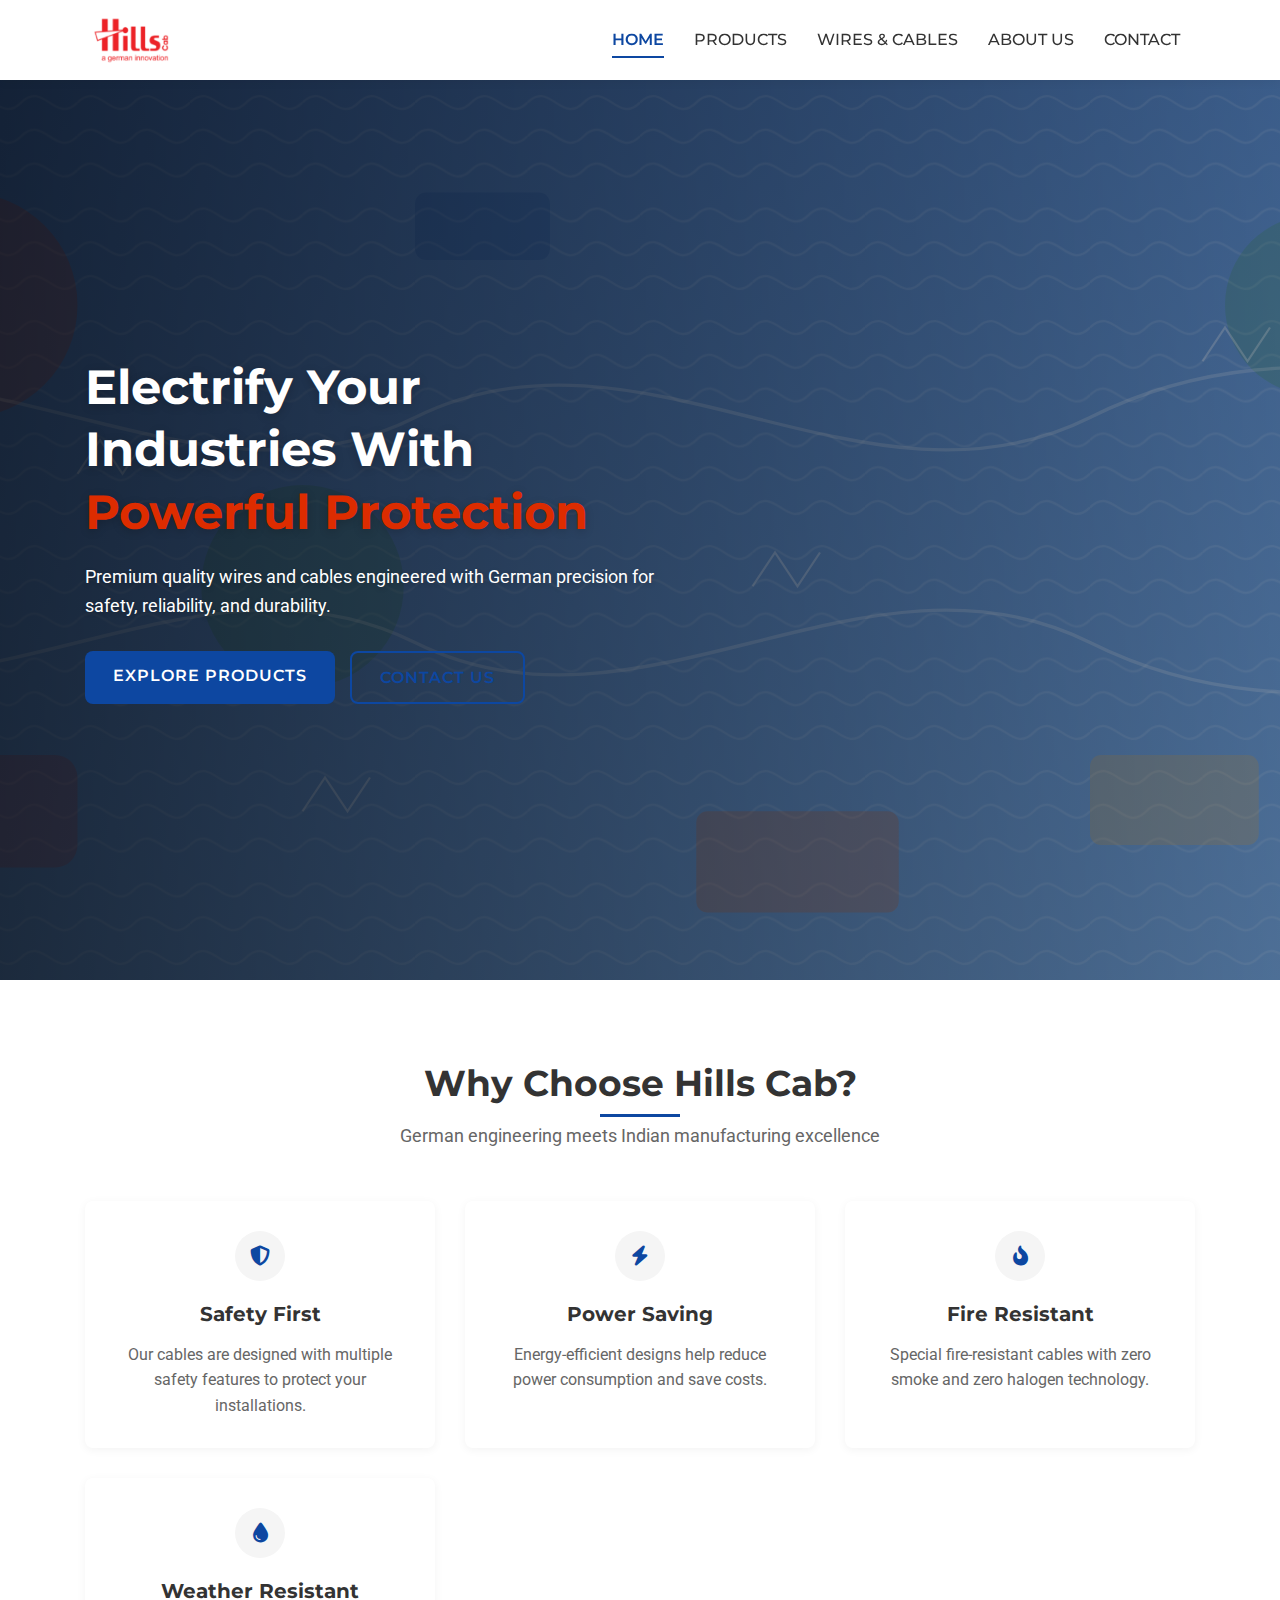
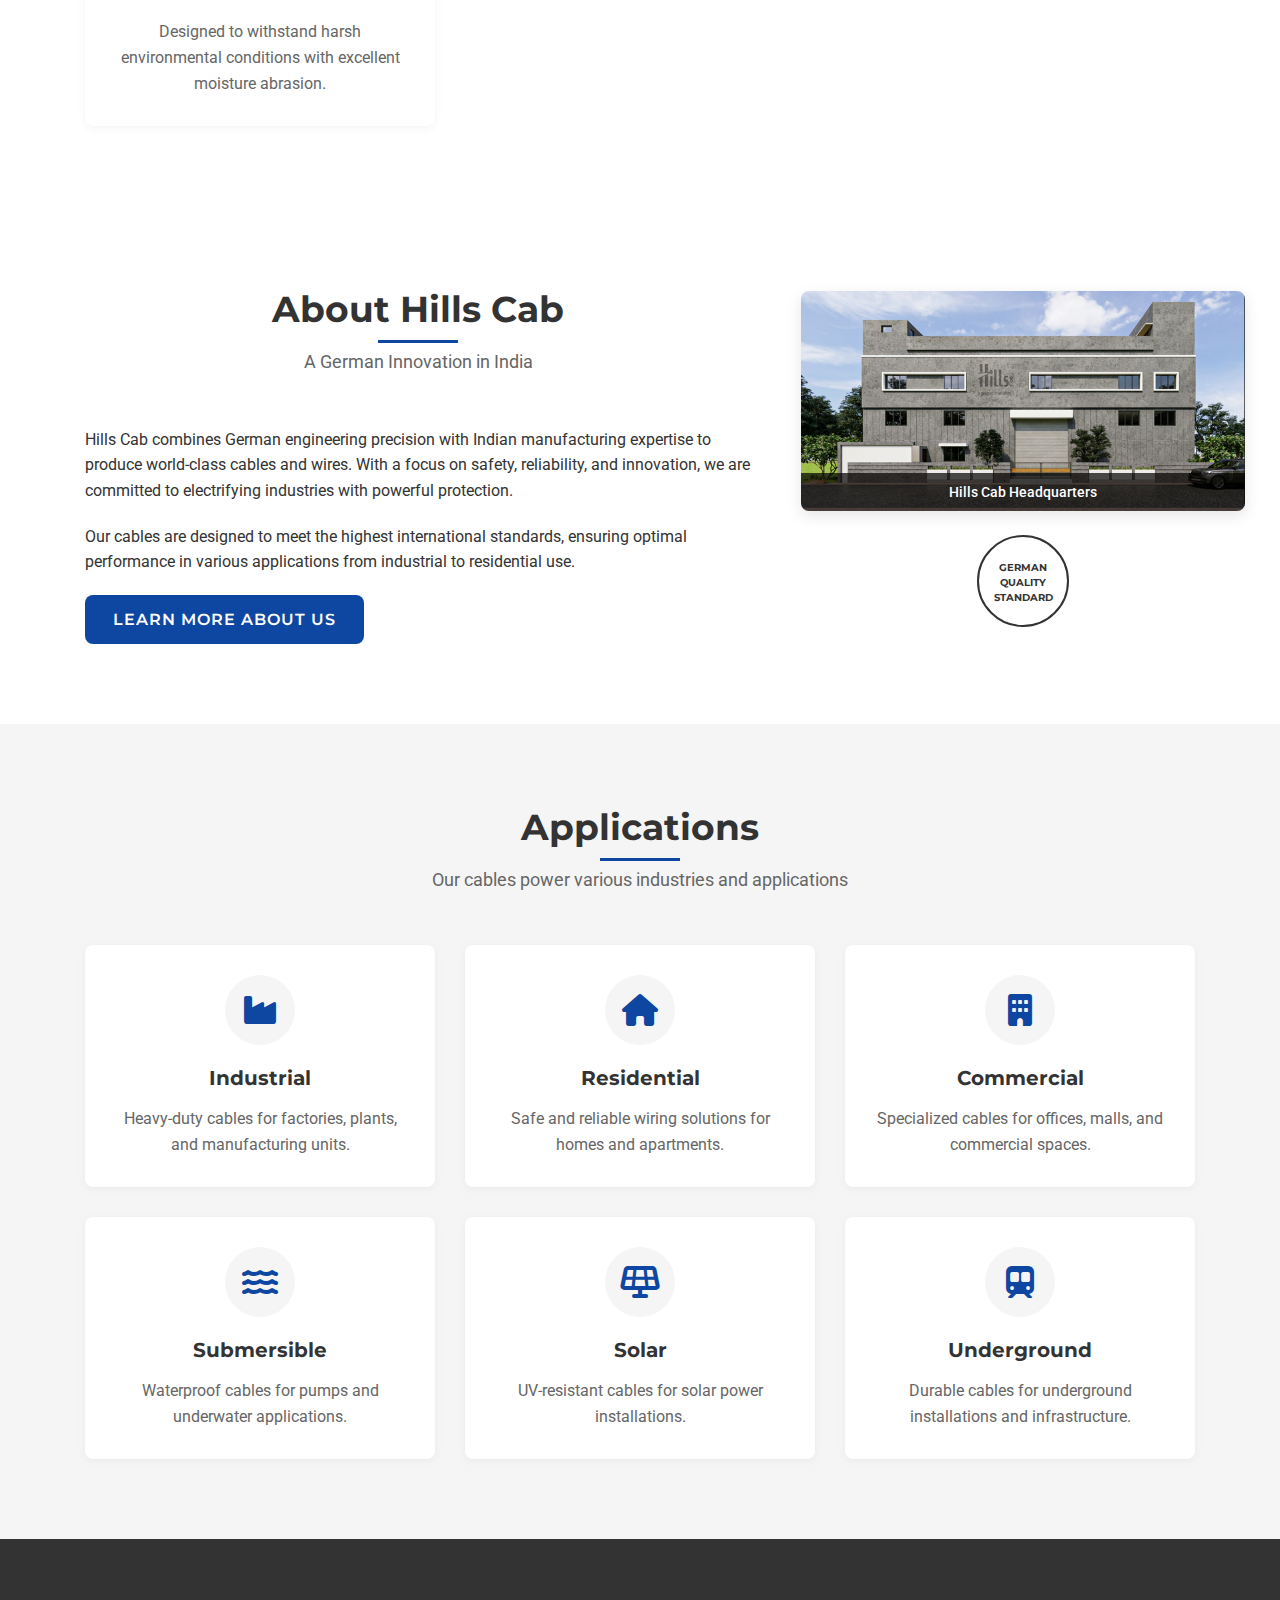
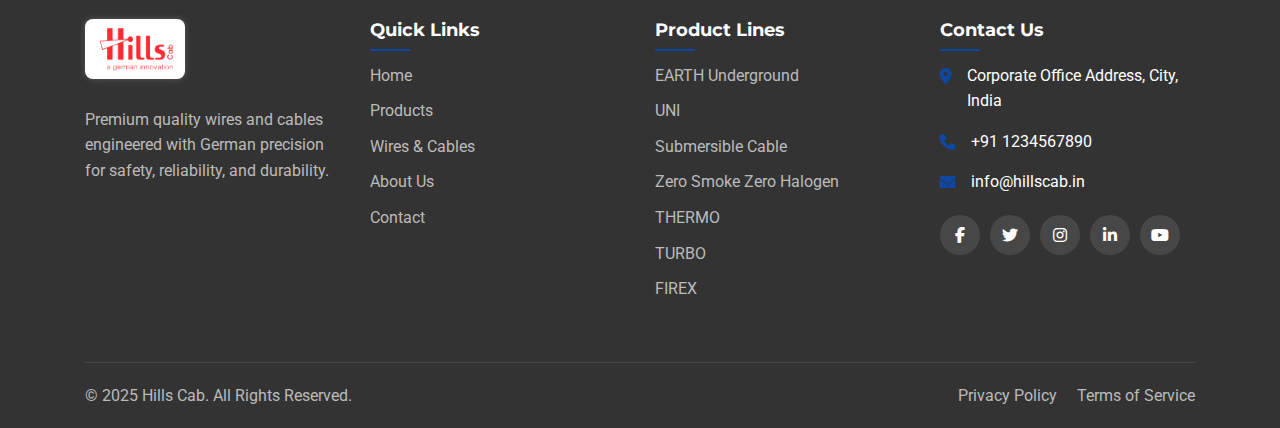
<file: index.html>
<!DOCTYPE html>
<html lang="en">
<head>
    <meta charset="UTF-8">
    <meta name="viewport" content="width=device-width, initial-scale=1.0">
    <meta name="description" content="Hills Cab - A German Innovation in wires and cables. Providing high-quality, safe and reliable cables for all your electrical needs.">
    <title>Hills Cab - A German Innovation in Wires and Cables</title>
    
    <!-- Favicon -->
    <link rel="icon" href="assets/logo/hills-cab-logo.png" type="image/png">
    
    <!-- CSS Files -->
    <link rel="stylesheet" href="css/styles.css">
    <link rel="stylesheet" href="css/responsive.css">
    
    <!-- Font Awesome for icons -->
    <link rel="stylesheet" href="https://cdnjs.cloudflare.com/ajax/libs/font-awesome/6.4.0/css/all.min.css">
    
    <!-- Google Fonts -->
    <link href="https://fonts.googleapis.com/css2?family=Roboto:wght@300;400;500;700&family=Montserrat:wght@400;500;600;700&display=swap" rel="stylesheet">
</head>
<body>
    <!-- Header Section -->
    <header class="header" id="header">
        <div class="container">
            <div class="header-inner">
                <div class="logo">
                    <a href="index.html">
                        <div class="logo-img">
                            <img src="assets/logo/hills-cab-logo.png" alt="Hills Cab Logo" class="hills-logo" width="140">
                        </div>
                    </a>
                </div>
                <nav class="nav-menu">
                    <ul class="menu">
                        <li class="menu-item active"><a href="index.html">Home</a></li>
                        <li class="menu-item"><a href="products.html">Products</a></li>
                        <li class="menu-item"><a href="wires-and-cables.html">Wires & Cables</a></li>
                        <li class="menu-item"><a href="about.html">About Us</a></li>
                        <li class="menu-item"><a href="contact.html">Contact</a></li>
                    </ul>
                </nav>
                <div class="mobile-menu-toggle" id="mobile-menu-toggle">
                    <span></span>
                    <span></span>
                    <span></span>
                </div>
            </div>
        </div>
    </header>

    <!-- Mobile Menu -->
    <div class="mobile-menu" id="mobile-menu">
        <ul class="mobile-menu-items">
            <li class="mobile-menu-item active"><a href="index.html">Home</a></li>
            <li class="mobile-menu-item"><a href="products.html">Products</a></li>
            <li class="mobile-menu-item"><a href="wires-and-cables.html">Wires & Cables</a></li>
            <li class="mobile-menu-item"><a href="about.html">About Us</a></li>
            <li class="mobile-menu-item"><a href="contact.html">Contact</a></li>
        </ul>
    </div>

    <!-- Hero Section -->
    <section class="hero-section" id="hero">
        <div class="container">
            <div class="hero-content">
                <h1 class="hero-title">Electrify Your Industries With <span>Powerful Protection</span></h1>
                <p class="hero-description">Premium quality wires and cables engineered with German precision for safety, reliability, and durability.</p>
                <div class="hero-buttons">
                    <a href="products.html" class="btn btn-primary">Explore Products</a>
                    <a href="contact.html" class="btn btn-secondary">Contact Us</a>
                </div>
            </div>
        </div>
        <div class="hero-image">
            <div class="hero-overlay"></div>
        </div>
    </section>

    <!-- Features Section -->
    <section class="features-section" id="features">
        <div class="container">
            <div class="section-header">
                <h2 class="section-title">Why Choose Hills Cab?</h2>
                <p class="section-subtitle">German engineering meets Indian manufacturing excellence</p>
            </div>
            <div class="features-grid">
                <div class="feature-card">
                    <div class="feature-icon">
                        <i class="fas fa-shield-alt"></i>
                    </div>
                    <h3 class="feature-title">Safety First</h3>
                    <p class="feature-description">Our cables are designed with multiple safety features to protect your installations.</p>
                </div>
                <div class="feature-card">
                    <div class="feature-icon">
                        <i class="fas fa-bolt"></i>
                    </div>
                    <h3 class="feature-title">Power Saving</h3>
                    <p class="feature-description">Energy-efficient designs help reduce power consumption and save costs.</p>
                </div>
                <div class="feature-card">
                    <div class="feature-icon">
                        <i class="fas fa-fire-alt"></i>
                    </div>
                    <h3 class="feature-title">Fire Resistant</h3>
                    <p class="feature-description">Special fire-resistant cables with zero smoke and zero halogen technology.</p>
                </div>
                <div class="feature-card">
                    <div class="feature-icon">
                        <i class="fas fa-tint"></i>
                    </div>
                    <h3 class="feature-title">Weather Resistant</h3>
                    <p class="feature-description">Designed to withstand harsh environmental conditions with excellent moisture abrasion.</p>
                </div>
            </div>
        </div>
    </section>



    <!-- About Section -->
    <section class="about-section" id="about">
        <div class="container">
            <div class="about-content">
                <div class="about-text">
                    <div class="section-header">
                        <h2 class="section-title">About Hills Cab</h2>
                        <p class="section-subtitle">A German Innovation in India</p>
                    </div>
                    <p>Hills Cab combines German engineering precision with Indian manufacturing expertise to produce world-class cables and wires. With a focus on safety, reliability, and innovation, we are committed to electrifying industries with powerful protection.</p>
                    <p>Our cables are designed to meet the highest international standards, ensuring optimal performance in various applications from industrial to residential use.</p>
                    <a href="about.html" class="btn btn-primary">Learn More About Us</a>
                </div>
                <div class="about-image">
                    <div class="facility-images">
                        <div class="facility-image main-facility">
                            <img src="assets/buildings/facility-front.png" alt="Hills Cab Manufacturing Facility" class="img-responsive">
                            <div class="facility-caption">Hills Cab Headquarters</div>
                        </div>
                        <div class="quality-badge">
                            <svg width="100" height="100" viewBox="0 0 100 100">
                                <circle cx="50" cy="50" r="45" fill="none" stroke="#333" stroke-width="2"/>
                                <text x="50" y="40" text-anchor="middle" fill="#333" font-family="Montserrat" font-size="10" font-weight="bold">GERMAN</text>
                                <text x="50" y="55" text-anchor="middle" fill="#333" font-family="Montserrat" font-size="10" font-weight="bold">QUALITY</text>
                                <text x="50" y="70" text-anchor="middle" fill="#333" font-family="Montserrat" font-size="10" font-weight="bold">STANDARD</text>
                            </svg>
                        </div>
                    </div>
                </div>
            </div>
        </div>
    </section>

    <!-- Applications Section -->
    <section class="applications-section" id="applications">
        <div class="container">
            <div class="section-header">
                <h2 class="section-title">Applications</h2>
                <p class="section-subtitle">Our cables power various industries and applications</p>
            </div>
            <div class="applications-grid">
                <div class="application-card">
                    <div class="application-icon">
                        <i class="fas fa-industry"></i>
                    </div>
                    <h3 class="application-title">Industrial</h3>
                    <p class="application-description">Heavy-duty cables for factories, plants, and manufacturing units.</p>
                </div>
                <div class="application-card">
                    <div class="application-icon">
                        <i class="fas fa-home"></i>
                    </div>
                    <h3 class="application-title">Residential</h3>
                    <p class="application-description">Safe and reliable wiring solutions for homes and apartments.</p>
                </div>
                <div class="application-card">
                    <div class="application-icon">
                        <i class="fas fa-building"></i>
                    </div>
                    <h3 class="application-title">Commercial</h3>
                    <p class="application-description">Specialized cables for offices, malls, and commercial spaces.</p>
                </div>
                <div class="application-card">
                    <div class="application-icon">
                        <i class="fas fa-water"></i>
                    </div>
                    <h3 class="application-title">Submersible</h3>
                    <p class="application-description">Waterproof cables for pumps and underwater applications.</p>
                </div>
                <div class="application-card">
                    <div class="application-icon">
                        <i class="fas fa-solar-panel"></i>
                    </div>
                    <h3 class="application-title">Solar</h3>
                    <p class="application-description">UV-resistant cables for solar power installations.</p>
                </div>
                <div class="application-card">
                    <div class="application-icon">
                        <i class="fas fa-subway"></i>
                    </div>
                    <h3 class="application-title">Underground</h3>
                    <p class="application-description">Durable cables for underground installations and infrastructure.</p>
                </div>
            </div>
        </div>
    </section>



    <!-- Footer Section -->
    <footer class="footer" id="footer">
        <div class="container">
            <div class="footer-top">
                <div class="footer-column">
                    <div class="footer-logo">
                        <img src="assets/logo/hills-cab-logo.png" alt="Hills Cab Logo" class="hills-logo-footer" width="150">
                    </div>
                    <p class="footer-description">Premium quality wires and cables engineered with German precision for safety, reliability, and durability.</p>
                </div>
                <div class="footer-column">
                    <h3 class="footer-heading">Quick Links</h3>
                    <ul class="footer-links">
                        <li><a href="index.html">Home</a></li>
                        <li><a href="products.html">Products</a></li>
                        <li><a href="wires-and-cables.html">Wires & Cables</a></li>
                        <li><a href="about.html">About Us</a></li>
                        <li><a href="contact.html">Contact</a></li>
                    </ul>
                </div>
                <div class="footer-column">
                    <h3 class="footer-heading">Product Lines</h3>
                    <ul class="footer-links">
                        <li><a href="product-details.html?type=earthx">EARTH Underground</a></li>
                        <li><a href="product-details.html?type=uni">UNI</a></li>
                        <li><a href="product-details.html?type=submersible">Submersible Cable</a></li>
                        <li><a href="product-details.html?type=zero">Zero Smoke Zero Halogen</a></li>
                        <li><a href="product-details.html?type=thermo">THERMO</a></li>
                        <li><a href="product-details.html?type=turbo">TURBO</a></li>
                        <li><a href="product-details.html?type=firex">FIREX</a></li>
                    </ul>
                </div>
                <div class="footer-column">
                    <h3 class="footer-heading">Contact Us</h3>
                    <ul class="footer-contact">
                        <li><i class="fas fa-map-marker-alt"></i> <span>Corporate Office Address, City, India</span></li>
                        <li><i class="fas fa-phone"></i> <span>+91 1234567890</span></li>
                        <li><i class="fas fa-envelope"></i> <span>info@hillscab.in</span></li>
                    </ul>
                    <div class="social-icons">
                        <a href="#" class="social-icon"><i class="fab fa-facebook-f"></i></a>
                        <a href="#" class="social-icon"><i class="fab fa-twitter"></i></a>
                        <a href="#" class="social-icon"><i class="fab fa-instagram"></i></a>
                        <a href="#" class="social-icon"><i class="fab fa-linkedin-in"></i></a>
                        <a href="#" class="social-icon"><i class="fab fa-youtube"></i></a>
                    </div>
                </div>
            </div>
            <div class="footer-bottom">
                <p class="copyright">&copy; 2025 Hills Cab. All Rights Reserved.</p>
                <div class="footer-bottom-links">
                    <a href="#">Privacy Policy</a>
                    <a href="#">Terms of Service</a>
                </div>
            </div>
        </div>
    </footer>

    <!-- JavaScript Files -->
    <script src="js/main.js"></script>
    <script src="js/slider.js"></script>
</body>
</html>
</file>
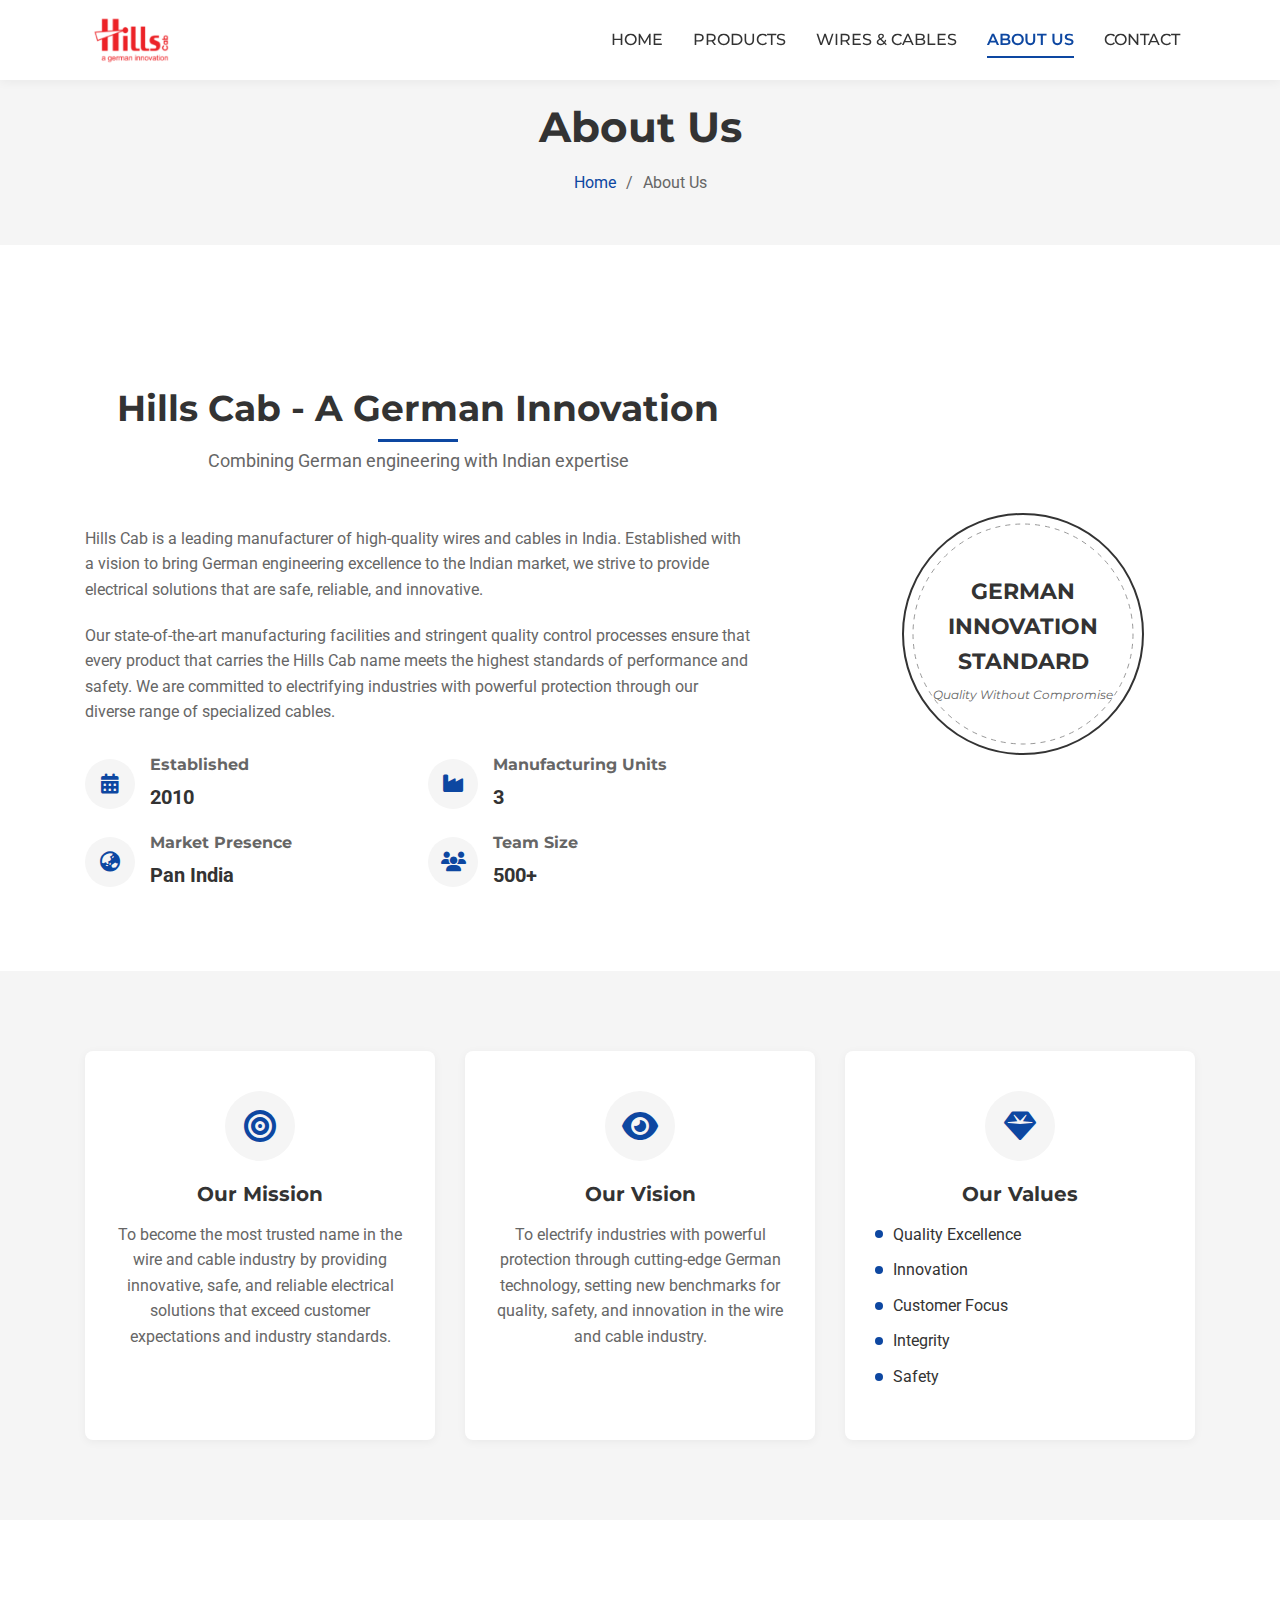
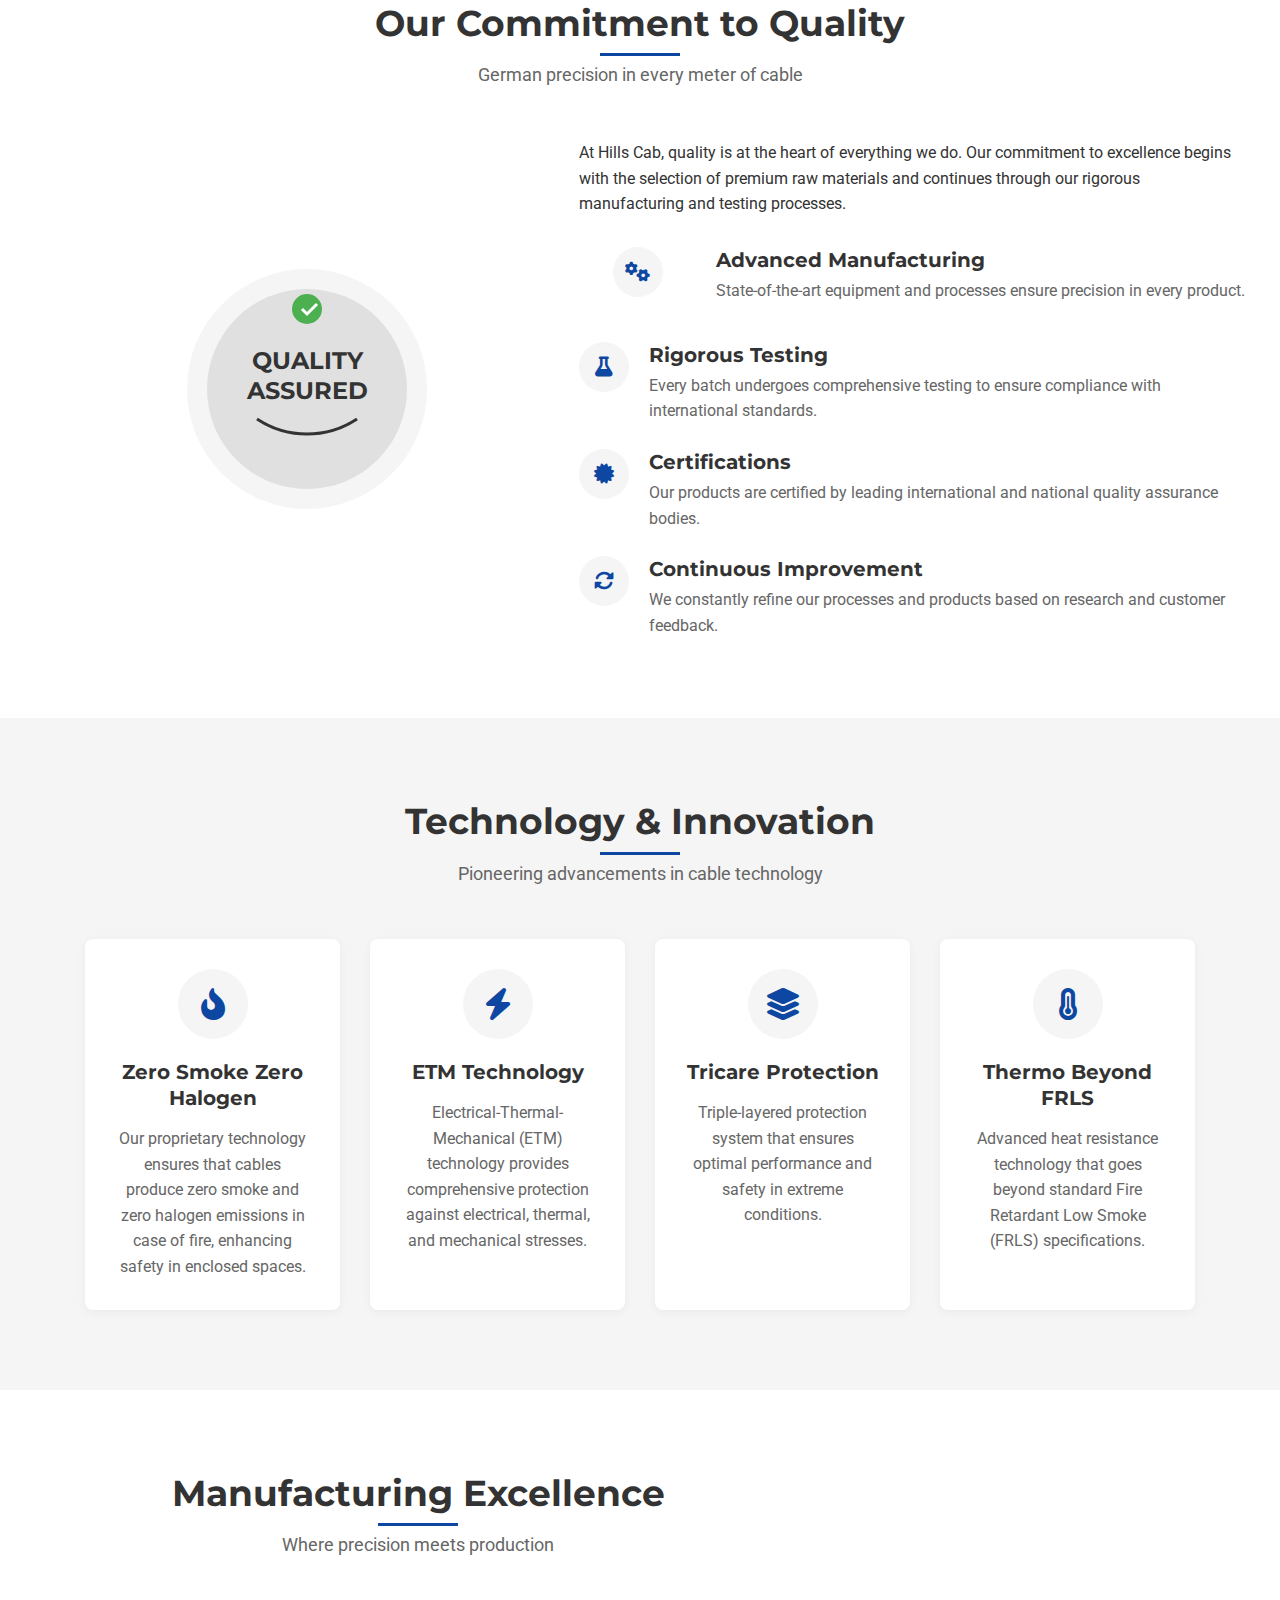
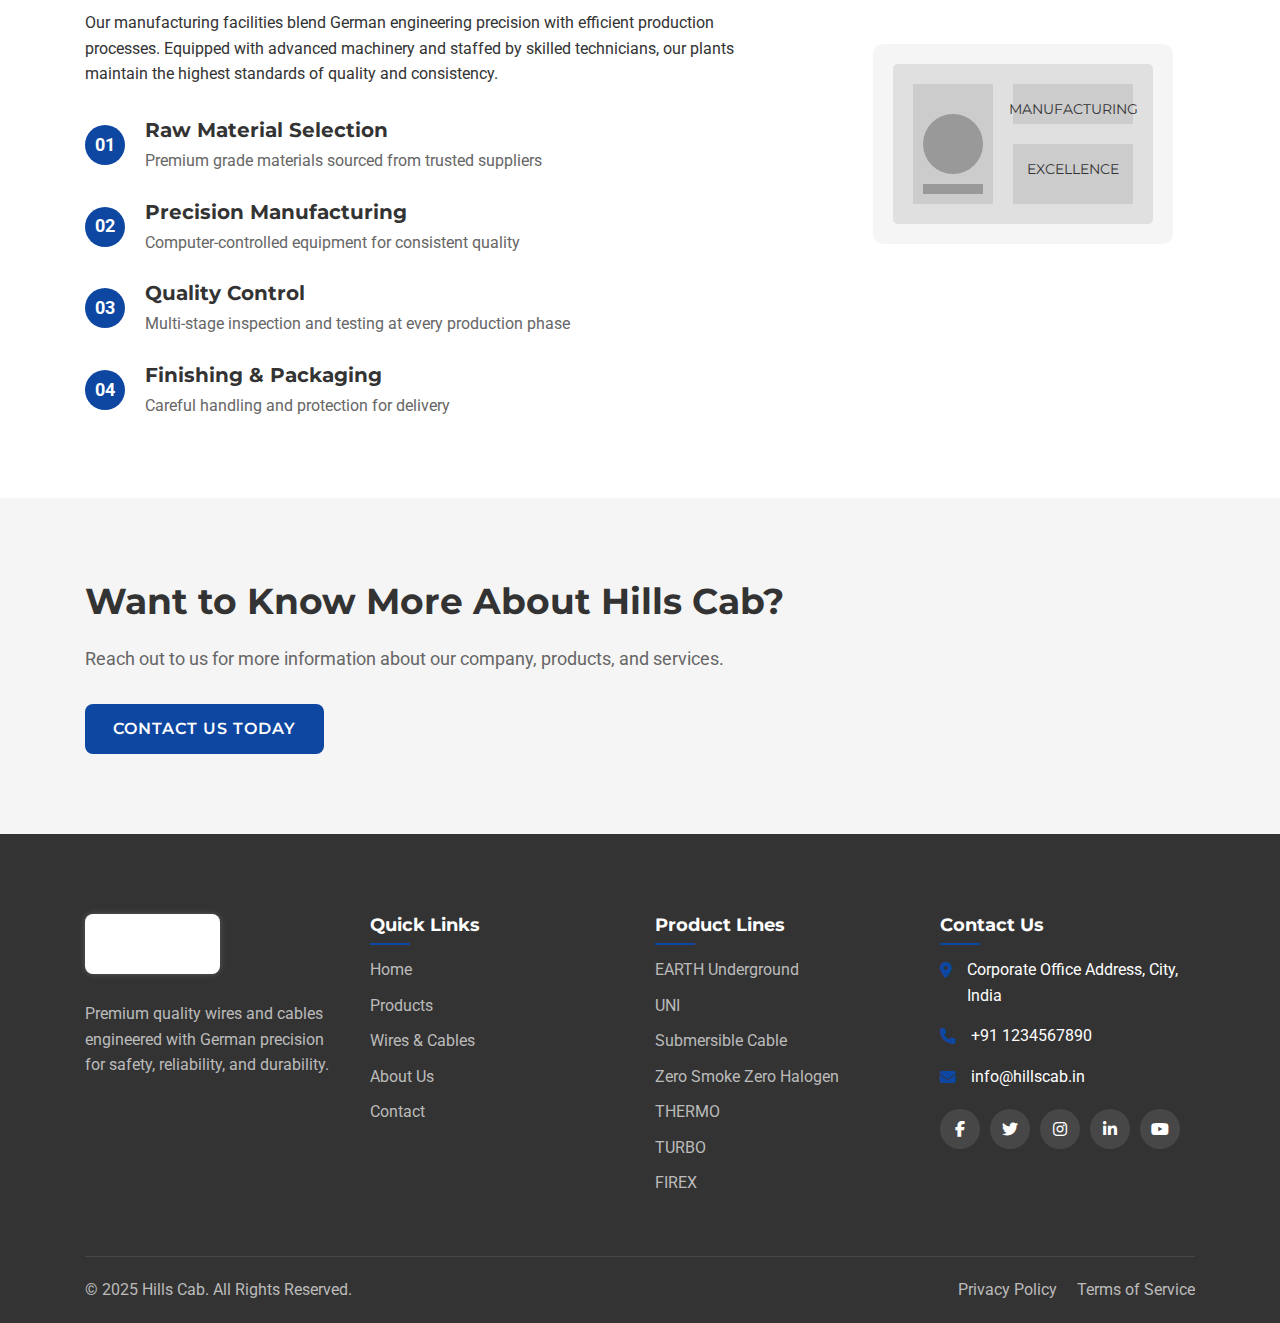
<file: about.html>
<!DOCTYPE html>
<html lang="en">
<head>
    <meta charset="UTF-8">
    <meta name="viewport" content="width=device-width, initial-scale=1.0">
    <meta name="description" content="Learn about Hills Cab - A German Innovation in wires and cables. Our history, values, and commitment to quality.">
    <title>About Us - Hills Cab</title>
    
    <!-- Favicon -->
    <link rel="icon" href="assets/logo/hills-cab-logo.png" type="image/png">
    
    <!-- CSS Files -->
    <link rel="stylesheet" href="css/styles.css">
    <link rel="stylesheet" href="css/responsive.css">
    
    <!-- Font Awesome for icons -->
    <link rel="stylesheet" href="https://cdnjs.cloudflare.com/ajax/libs/font-awesome/6.4.0/css/all.min.css">
    
    <!-- Google Fonts -->
    <link href="https://fonts.googleapis.com/css2?family=Roboto:wght@300;400;500;700&family=Montserrat:wght@400;500;600;700&display=swap" rel="stylesheet">
</head>
<body>
    <!-- Header Section -->
    <header class="header" id="header">
        <div class="container">
            <div class="header-inner">
                <div class="logo">
                    <a href="index.html">
                        <div class="logo-img">
                            <img src="assets/logo/hills-cab-logo.png" alt="Hills Cab Logo" class="hills-logo" width="140">
                        </div>
                    </a>
                </div>
                <nav class="nav-menu">
                    <ul class="menu">
                        <li class="menu-item"><a href="index.html">Home</a></li>
                        <li class="menu-item"><a href="products.html">Products</a></li>
                        <li class="menu-item"><a href="wires-and-cables.html">Wires & Cables</a></li>
                        <li class="menu-item active"><a href="about.html">About Us</a></li>
                        <li class="menu-item"><a href="contact.html">Contact</a></li>
                    </ul>
                </nav>
                <div class="mobile-menu-toggle" id="mobile-menu-toggle">
                    <span></span>
                    <span></span>
                    <span></span>
                </div>
            </div>
        </div>
    </header>

    <!-- Mobile Menu -->
    <div class="mobile-menu" id="mobile-menu">
        <ul class="mobile-menu-items">
            <li class="mobile-menu-item"><a href="index.html">Home</a></li>
            <li class="mobile-menu-item"><a href="products.html">Products</a></li>
            <li class="mobile-menu-item"><a href="wires-and-cables.html">Wires & Cables</a></li>
            <li class="mobile-menu-item active"><a href="about.html">About Us</a></li>
            <li class="mobile-menu-item"><a href="contact.html">Contact</a></li>
        </ul>
    </div>

    <!-- Page Header -->
    <section class="page-header">
        <div class="container">
            <h1 class="page-title">About Us</h1>
            <div class="breadcrumb">
                <a href="index.html">Home</a>
                <span class="separator">/</span>
                <span class="current">About Us</span>
            </div>
        </div>
    </section>

    <!-- Company Overview Section -->
    <section class="company-overview-section">
        <div class="container">
            <div class="company-overview-content">
                <div class="overview-text">
                    <div class="section-header">
                        <h2 class="section-title">Hills Cab - A German Innovation</h2>
                        <p class="section-subtitle">Combining German engineering with Indian expertise</p>
                    </div>
                    <p class="overview-description">
                        Hills Cab is a leading manufacturer of high-quality wires and cables in India. Established with a vision to bring German engineering excellence to the Indian market, we strive to provide electrical solutions that are safe, reliable, and innovative.
                    </p>
                    <p class="overview-description">
                        Our state-of-the-art manufacturing facilities and stringent quality control processes ensure that every product that carries the Hills Cab name meets the highest standards of performance and safety. We are committed to electrifying industries with powerful protection through our diverse range of specialized cables.
                    </p>
                    <div class="company-highlights">
                        <div class="highlight-item">
                            <div class="highlight-icon">
                                <i class="fas fa-calendar-alt"></i>
                            </div>
                            <div class="highlight-content">
                                <h3 class="highlight-title">Established</h3>
                                <p class="highlight-info">2010</p>
                            </div>
                        </div>
                        <div class="highlight-item">
                            <div class="highlight-icon">
                                <i class="fas fa-industry"></i>
                            </div>
                            <div class="highlight-content">
                                <h3 class="highlight-title">Manufacturing Units</h3>
                                <p class="highlight-info">3</p>
                            </div>
                        </div>
                        <div class="highlight-item">
                            <div class="highlight-icon">
                                <i class="fas fa-globe-asia"></i>
                            </div>
                            <div class="highlight-content">
                                <h3 class="highlight-title">Market Presence</h3>
                                <p class="highlight-info">Pan India</p>
                            </div>
                        </div>
                        <div class="highlight-item">
                            <div class="highlight-icon">
                                <i class="fas fa-users"></i>
                            </div>
                            <div class="highlight-content">
                                <h3 class="highlight-title">Team Size</h3>
                                <p class="highlight-info">500+</p>
                            </div>
                        </div>
                    </div>
                </div>
                <div class="overview-image">
                    <div class="german-innovation-badge">
                        <svg width="250" height="250" viewBox="0 0 250 250">
                            <circle cx="125" cy="125" r="120" fill="none" stroke="#333" stroke-width="2"/>
                            <circle cx="125" cy="125" r="110" fill="none" stroke="#999" stroke-width="1" stroke-dasharray="5,5"/>
                            <text x="125" y="90" text-anchor="middle" fill="#333" font-family="Montserrat" font-size="22" font-weight="bold">GERMAN</text>
                            <text x="125" y="125" text-anchor="middle" fill="#333" font-family="Montserrat" font-size="22" font-weight="bold">INNOVATION</text>
                            <text x="125" y="160" text-anchor="middle" fill="#333" font-family="Montserrat" font-size="22" font-weight="bold">STANDARD</text>
                            <text x="125" y="190" text-anchor="middle" fill="#666" font-family="Montserrat" font-size="12" font-style="italic">Quality Without Compromise</text>
                        </svg>
                    </div>
                </div>
            </div>
        </div>
    </section>

    <!-- Mission Vision Section -->
    <section class="mission-vision-section">
        <div class="container">
            <div class="mission-vision-grid">
                <div class="mission-vision-card">
                    <div class="card-icon">
                        <i class="fas fa-bullseye"></i>
                    </div>
                    <h3 class="card-title">Our Mission</h3>
                    <p class="card-description">
                        To become the most trusted name in the wire and cable industry by providing innovative, safe, and reliable electrical solutions that exceed customer expectations and industry standards.
                    </p>
                </div>
                <div class="mission-vision-card">
                    <div class="card-icon">
                        <i class="fas fa-eye"></i>
                    </div>
                    <h3 class="card-title">Our Vision</h3>
                    <p class="card-description">
                        To electrify industries with powerful protection through cutting-edge German technology, setting new benchmarks for quality, safety, and innovation in the wire and cable industry.
                    </p>
                </div>
                <div class="mission-vision-card">
                    <div class="card-icon">
                        <i class="fas fa-gem"></i>
                    </div>
                    <h3 class="card-title">Our Values</h3>
                    <ul class="values-list">
                        <li><span class="value-bullet"></span> Quality Excellence</li>
                        <li><span class="value-bullet"></span> Innovation</li>
                        <li><span class="value-bullet"></span> Customer Focus</li>
                        <li><span class="value-bullet"></span> Integrity</li>
                        <li><span class="value-bullet"></span> Safety</li>
                    </ul>
                </div>
            </div>
        </div>
    </section>

    <!-- Quality Commitment Section -->
    <section class="quality-commitment-section">
        <div class="container">
            <div class="section-header">
                <h2 class="section-title">Our Commitment to Quality</h2>
                <p class="section-subtitle">German precision in every meter of cable</p>
            </div>
            <div class="quality-commitment-content">
                <div class="quality-image">
                    <svg width="300" height="300" viewBox="0 0 300 300">
                        <circle cx="150" cy="150" r="120" fill="#f5f5f5"/>
                        <circle cx="150" cy="150" r="100" fill="#e0e0e0"/>
                        <text x="150" y="130" text-anchor="middle" fill="#333" font-family="Montserrat" font-size="24" font-weight="bold">QUALITY</text>
                        <text x="150" y="160" text-anchor="middle" fill="#333" font-family="Montserrat" font-size="24" font-weight="bold">ASSURED</text>
                        <path d="M100,180 C130,200 170,200 200,180" stroke="#333" stroke-width="3" fill="none"/>
                        <circle cx="150" cy="70" r="15" fill="#4caf50"/>
                        <path d="M145,70 L150,75 L160,65" stroke="#fff" stroke-width="3" fill="none"/>
                    </svg>
                </div>
                <div class="quality-text">
                    <p>
                        At Hills Cab, quality is at the heart of everything we do. Our commitment to excellence begins with the selection of premium raw materials and continues through our rigorous manufacturing and testing processes.
                    </p>
                    <div class="quality-features">
                        <div class="quality-feature">
                            <div class="feature-icon">
                                <i class="fas fa-cogs"></i>
                            </div>
                            <div class="feature-text">
                                <h4>Advanced Manufacturing</h4>
                                <p>State-of-the-art equipment and processes ensure precision in every product.</p>
                            </div>
                        </div>
                        <div class="quality-feature">
                            <div class="feature-icon">
                                <i class="fas fa-flask"></i>
                            </div>
                            <div class="feature-text">
                                <h4>Rigorous Testing</h4>
                                <p>Every batch undergoes comprehensive testing to ensure compliance with international standards.</p>
                            </div>
                        </div>
                        <div class="quality-feature">
                            <div class="feature-icon">
                                <i class="fas fa-certificate"></i>
                            </div>
                            <div class="feature-text">
                                <h4>Certifications</h4>
                                <p>Our products are certified by leading international and national quality assurance bodies.</p>
                            </div>
                        </div>
                        <div class="quality-feature">
                            <div class="feature-icon">
                                <i class="fas fa-sync-alt"></i>
                            </div>
                            <div class="feature-text">
                                <h4>Continuous Improvement</h4>
                                <p>We constantly refine our processes and products based on research and customer feedback.</p>
                            </div>
                        </div>
                    </div>
                </div>
            </div>
        </div>
    </section>

    <!-- Technology & Innovation Section -->
    <section class="technology-innovation-section">
        <div class="container">
            <div class="section-header">
                <h2 class="section-title">Technology & Innovation</h2>
                <p class="section-subtitle">Pioneering advancements in cable technology</p>
            </div>
            <div class="technology-cards">
                <div class="tech-card">
                    <div class="tech-icon">
                        <i class="fas fa-fire-alt"></i>
                    </div>
                    <h3 class="tech-title">Zero Smoke Zero Halogen</h3>
                    <p class="tech-description">
                        Our proprietary technology ensures that cables produce zero smoke and zero halogen emissions in case of fire, enhancing safety in enclosed spaces.
                    </p>
                </div>
                <div class="tech-card">
                    <div class="tech-icon">
                        <i class="fas fa-bolt"></i>
                    </div>
                    <h3 class="tech-title">ETM Technology</h3>
                    <p class="tech-description">
                        Electrical-Thermal-Mechanical (ETM) technology provides comprehensive protection against electrical, thermal, and mechanical stresses.
                    </p>
                </div>
                <div class="tech-card">
                    <div class="tech-icon">
                        <i class="fas fa-layer-group"></i>
                    </div>
                    <h3 class="tech-title">Tricare Protection</h3>
                    <p class="tech-description">
                        Triple-layered protection system that ensures optimal performance and safety in extreme conditions.
                    </p>
                </div>
                <div class="tech-card">
                    <div class="tech-icon">
                        <i class="fas fa-thermometer-three-quarters"></i>
                    </div>
                    <h3 class="tech-title">Thermo Beyond FRLS</h3>
                    <p class="tech-description">
                        Advanced heat resistance technology that goes beyond standard Fire Retardant Low Smoke (FRLS) specifications.
                    </p>
                </div>
            </div>
        </div>
    </section>

    <!-- Manufacturing Excellence Section -->
    <section class="manufacturing-excellence-section">
        <div class="container">
            <div class="manufacturing-content">
                <div class="manufacturing-text">
                    <div class="section-header">
                        <h2 class="section-title">Manufacturing Excellence</h2>
                        <p class="section-subtitle">Where precision meets production</p>
                    </div>
                    <p>
                        Our manufacturing facilities blend German engineering precision with efficient production processes. Equipped with advanced machinery and staffed by skilled technicians, our plants maintain the highest standards of quality and consistency.
                    </p>
                    <div class="manufacturing-features">
                        <div class="manufacturing-feature">
                            <span class="feature-number">01</span>
                            <div class="feature-info">
                                <h4>Raw Material Selection</h4>
                                <p>Premium grade materials sourced from trusted suppliers</p>
                            </div>
                        </div>
                        <div class="manufacturing-feature">
                            <span class="feature-number">02</span>
                            <div class="feature-info">
                                <h4>Precision Manufacturing</h4>
                                <p>Computer-controlled equipment for consistent quality</p>
                            </div>
                        </div>
                        <div class="manufacturing-feature">
                            <span class="feature-number">03</span>
                            <div class="feature-info">
                                <h4>Quality Control</h4>
                                <p>Multi-stage inspection and testing at every production phase</p>
                            </div>
                        </div>
                        <div class="manufacturing-feature">
                            <span class="feature-number">04</span>
                            <div class="feature-info">
                                <h4>Finishing & Packaging</h4>
                                <p>Careful handling and protection for delivery</p>
                            </div>
                        </div>
                    </div>
                </div>
                <div class="manufacturing-image">
                    <svg width="400" height="300" viewBox="0 0 400 300">
                        <rect x="50" y="50" width="300" height="200" fill="#f5f5f5" rx="10" ry="10"/>
                        <rect x="70" y="70" width="260" height="160" fill="#e0e0e0" rx="5" ry="5"/>
                        <rect x="90" y="90" width="80" height="120" fill="#ccc"/>
                        <rect x="190" y="90" width="120" height="40" fill="#ccc"/>
                        <rect x="190" y="150" width="120" height="60" fill="#ccc"/>
                        <circle cx="130" cy="150" r="30" fill="#999"/>
                        <rect x="100" y="190" width="60" height="10" fill="#999"/>
                        <text x="250" y="120" text-anchor="middle" fill="#333" font-family="Montserrat" font-size="14">MANUFACTURING</text>
                        <text x="250" y="180" text-anchor="middle" fill="#333" font-family="Montserrat" font-size="14">EXCELLENCE</text>
                    </svg>
                </div>
            </div>
        </div>
    </section>

    <!-- Contact CTA Section -->
    <section class="contact-cta-section" id="contact-cta">
        <div class="container">
            <div class="cta-content">
                <h2 class="cta-title">Want to Know More About Hills Cab?</h2>
                <p class="cta-description">Reach out to us for more information about our company, products, and services.</p>
                <a href="contact.html" class="btn btn-primary">Contact Us Today</a>
            </div>
        </div>
    </section>

    <!-- Footer Section -->
    <footer class="footer" id="footer">
        <div class="container">
            <div class="footer-top">
                <div class="footer-column">
                    <div class="footer-logo">
                        <svg class="hills-logo-footer" width="150" height="60" viewBox="0 0 150 60">
                            <text x="10" y="35" fill="#fff" font-size="28" font-weight="bold" font-family="Montserrat">Hills</text>
                            <text x="80" y="35" fill="#fff" font-size="24" font-weight="normal" font-family="Montserrat">Cab</text>
                            <text x="50" y="50" fill="#ccc" font-size="10" font-style="italic" font-family="Montserrat">a german innovation</text>
                        </svg>
                    </div>
                    <p class="footer-description">Premium quality wires and cables engineered with German precision for safety, reliability, and durability.</p>
                </div>
                <div class="footer-column">
                    <h3 class="footer-heading">Quick Links</h3>
                    <ul class="footer-links">
                        <li><a href="index.html">Home</a></li>
                        <li><a href="products.html">Products</a></li>
                        <li><a href="wires-and-cables.html">Wires & Cables</a></li>
                        <li><a href="about.html">About Us</a></li>
                        <li><a href="contact.html">Contact</a></li>
                    </ul>
                </div>
                <div class="footer-column">
                    <h3 class="footer-heading">Product Lines</h3>
                    <ul class="footer-links">
                        <li><a href="product-details.html?type=earthx">EARTH Underground</a></li>
                        <li><a href="product-details.html?type=uni">UNI</a></li>
                        <li><a href="product-details.html?type=submersible">Submersible Cable</a></li>
                        <li><a href="product-details.html?type=zero">Zero Smoke Zero Halogen</a></li>
                        <li><a href="product-details.html?type=thermo">THERMO</a></li>
                        <li><a href="product-details.html?type=turbo">TURBO</a></li>
                        <li><a href="product-details.html?type=firex">FIREX</a></li>
                    </ul>
                </div>
                <div class="footer-column">
                    <h3 class="footer-heading">Contact Us</h3>
                    <ul class="footer-contact">
                        <li><i class="fas fa-map-marker-alt"></i> <span>Corporate Office Address, City, India</span></li>
                        <li><i class="fas fa-phone"></i> <span>+91 1234567890</span></li>
                        <li><i class="fas fa-envelope"></i> <span>info@hillscab.in</span></li>
                    </ul>
                    <div class="social-icons">
                        <a href="#" class="social-icon"><i class="fab fa-facebook-f"></i></a>
                        <a href="#" class="social-icon"><i class="fab fa-twitter"></i></a>
                        <a href="#" class="social-icon"><i class="fab fa-instagram"></i></a>
                        <a href="#" class="social-icon"><i class="fab fa-linkedin-in"></i></a>
                        <a href="#" class="social-icon"><i class="fab fa-youtube"></i></a>
                    </div>
                </div>
            </div>
            <div class="footer-bottom">
                <p class="copyright">&copy; 2025 Hills Cab. All Rights Reserved.</p>
                <div class="footer-bottom-links">
                    <a href="#">Privacy Policy</a>
                    <a href="#">Terms of Service</a>
                </div>
            </div>
        </div>
    </footer>

    <!-- JavaScript Files -->
    <script src="js/main.js"></script>
</body>
</html>
</file>
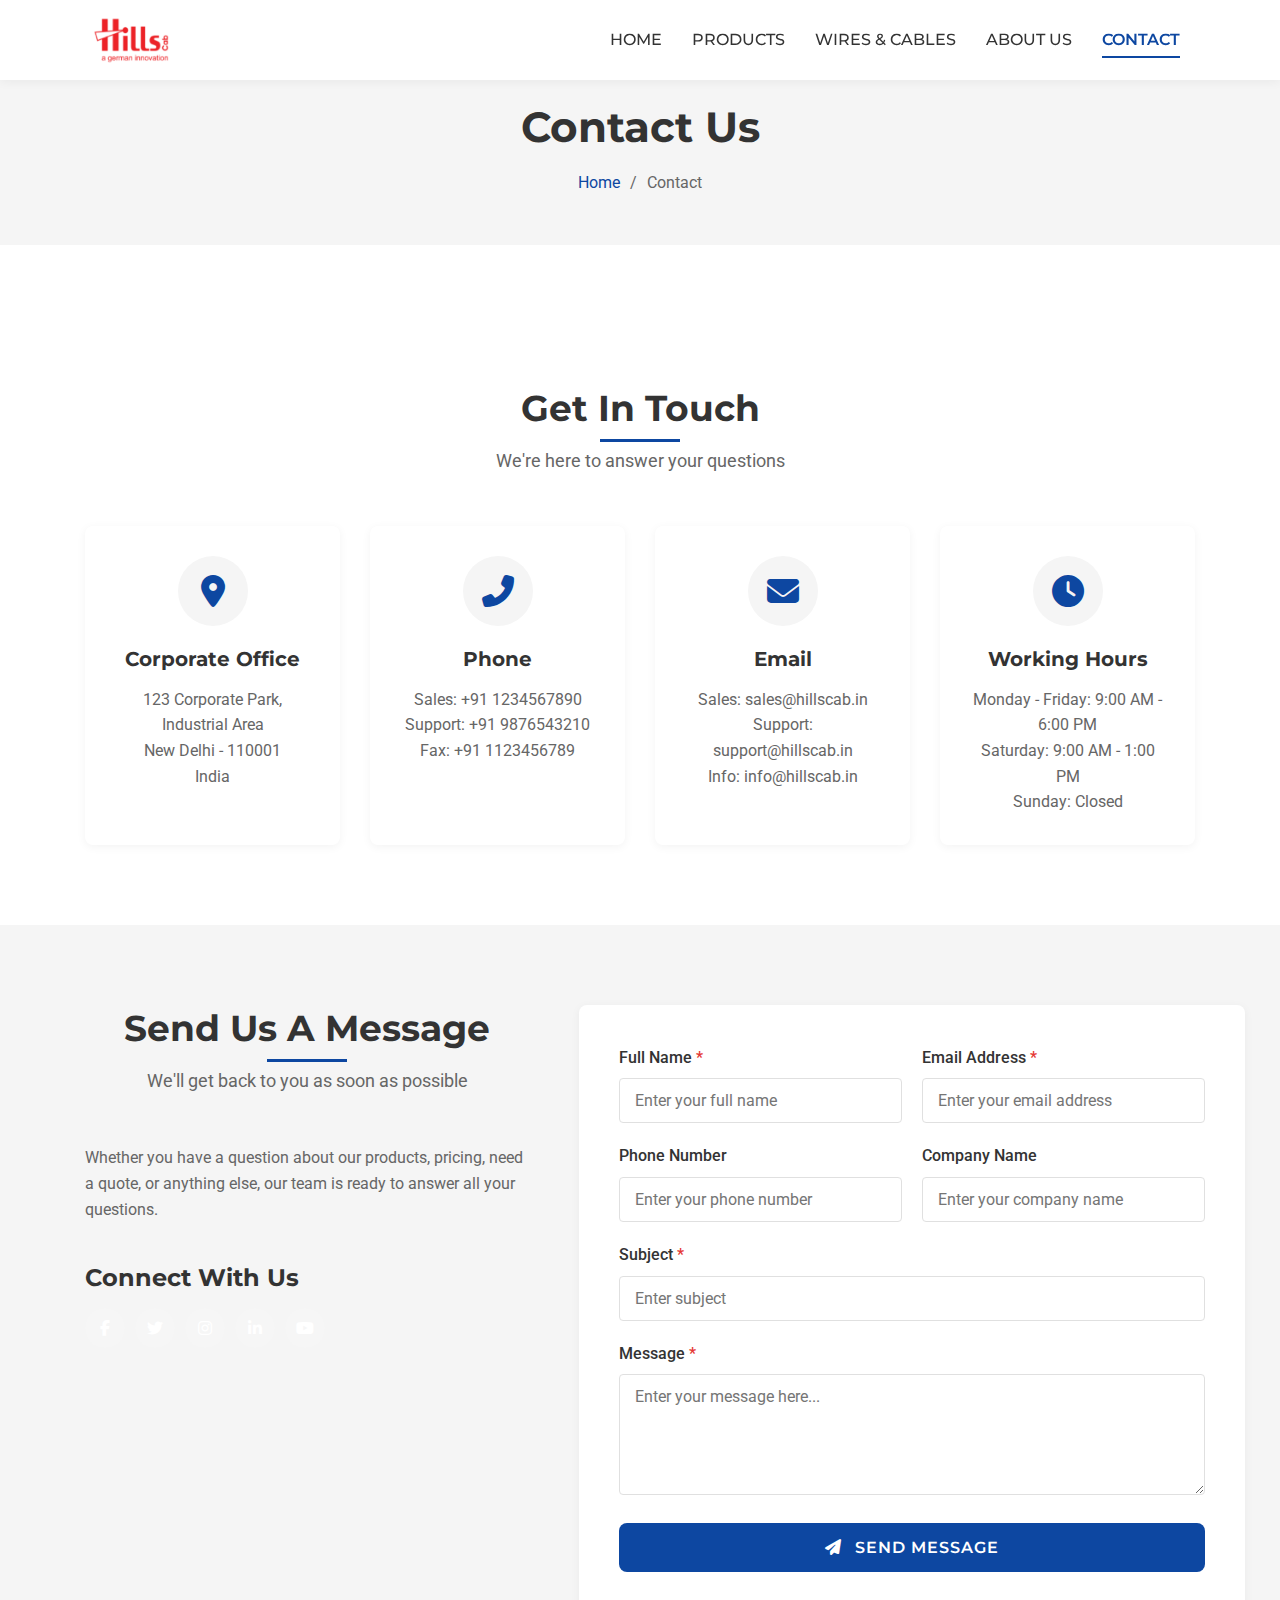
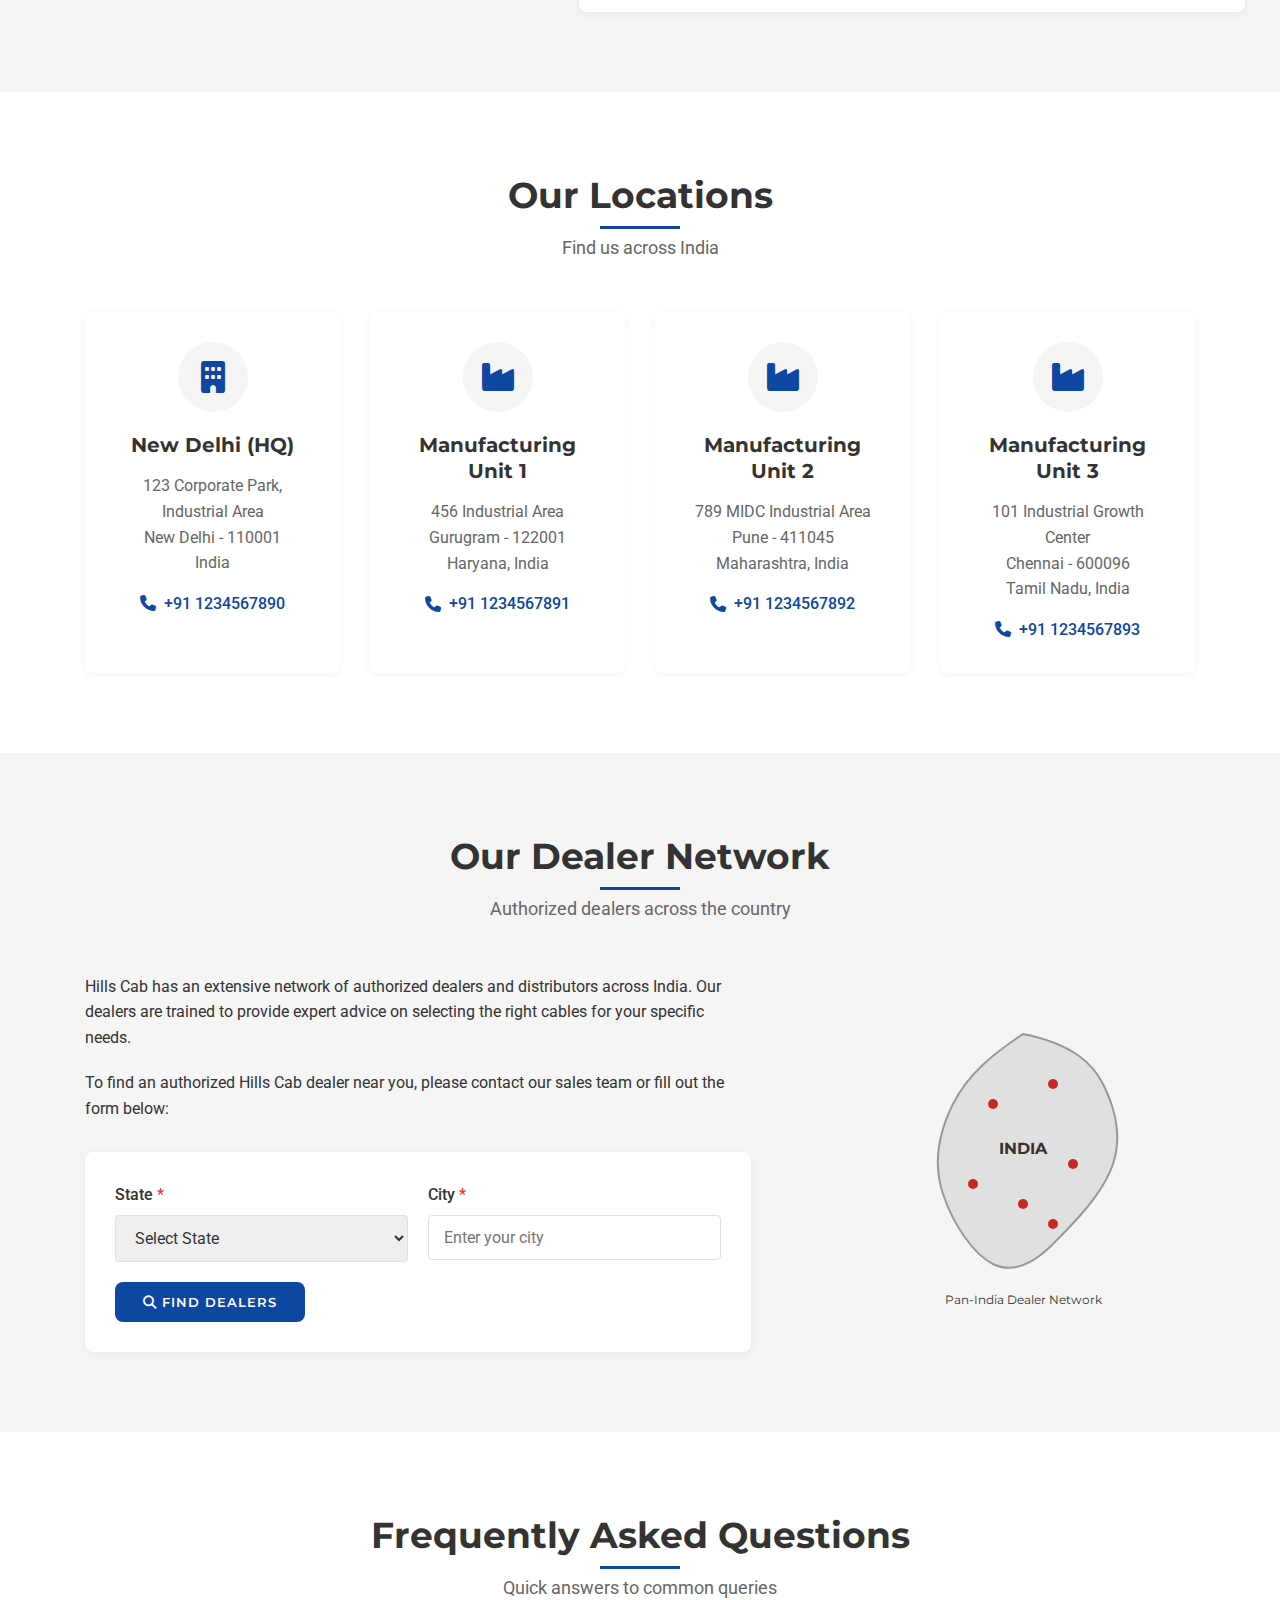
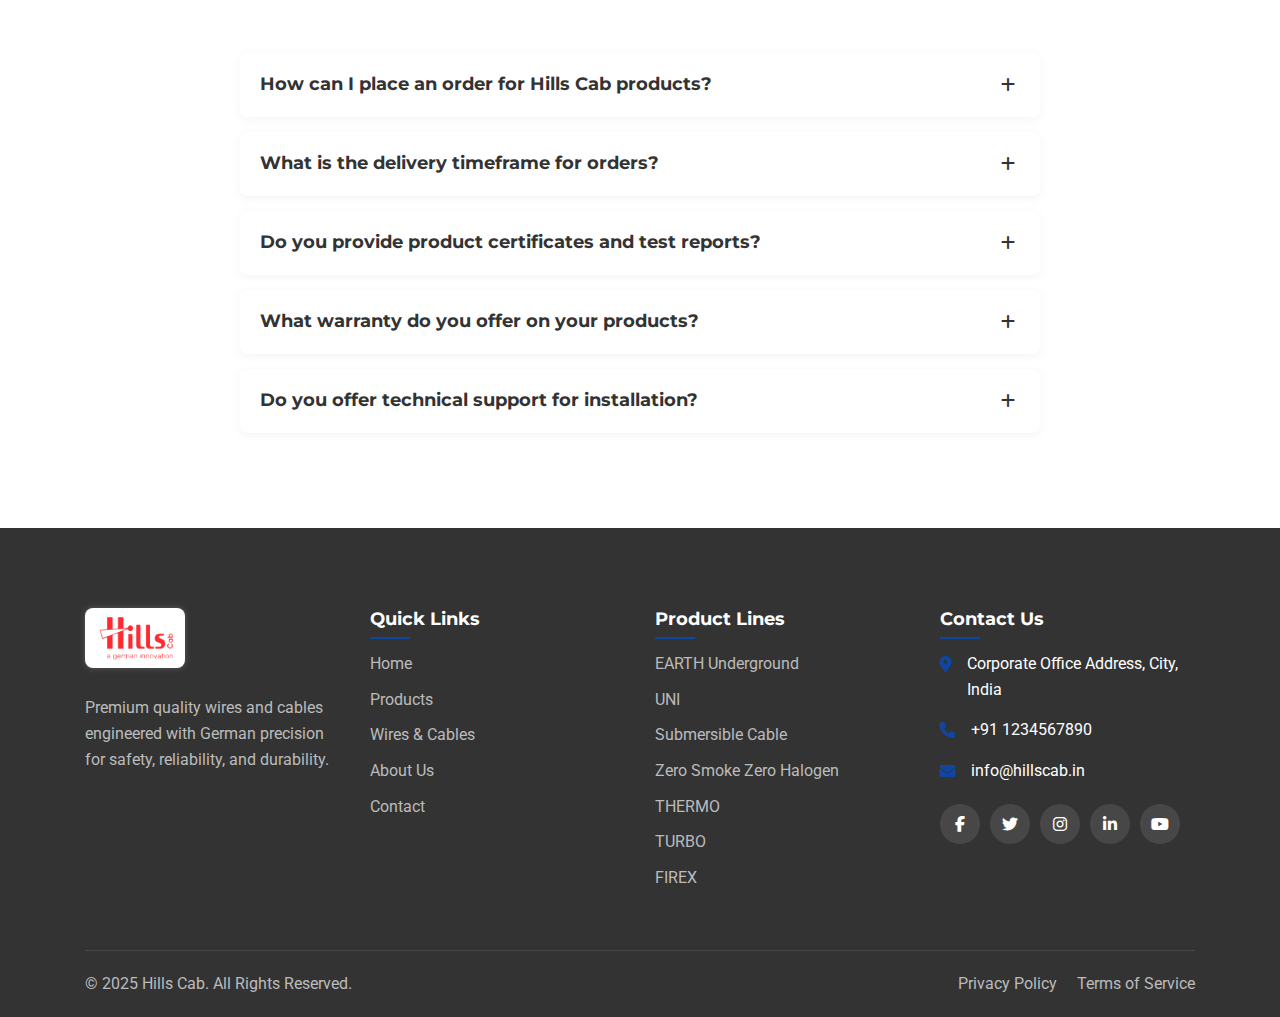
<file: contact.html>
<!DOCTYPE html>
<html lang="en">
<head>
    <meta charset="UTF-8">
    <meta name="viewport" content="width=device-width, initial-scale=1.0">
    <meta name="description" content="Contact Hills Cab - Get in touch with our team for inquiries about our premium wires and cables. Request quotes, support, or information.">
    <title>Contact Us - Hills Cab</title>
    
    <!-- Favicon -->
    <link rel="icon" href="assets/logo/hills-cab-logo.png" type="image/png">
    
    <!-- CSS Files -->
    <link rel="stylesheet" href="css/styles.css">
    <link rel="stylesheet" href="css/responsive.css">
    
    <!-- Font Awesome for icons -->
    <link rel="stylesheet" href="https://cdnjs.cloudflare.com/ajax/libs/font-awesome/6.4.0/css/all.min.css">
    
    <!-- Google Fonts -->
    <link href="https://fonts.googleapis.com/css2?family=Roboto:wght@300;400;500;700&family=Montserrat:wght@400;500;600;700&display=swap" rel="stylesheet">
</head>
<body>
    <!-- Header Section -->
    <header class="header" id="header">
        <div class="container">
            <div class="header-inner">
                <div class="logo">
                    <a href="index.html">
                        <div class="logo-img">
                            <img src="assets/logo/hills-cab-logo.png" alt="Hills Cab Logo" class="hills-logo" width="140">
                        </div>
                    </a>
                </div>
                <nav class="nav-menu">
                    <ul class="menu">
                        <li class="menu-item"><a href="index.html">Home</a></li>
                        <li class="menu-item"><a href="products.html">Products</a></li>
                        <li class="menu-item"><a href="wires-and-cables.html">Wires & Cables</a></li>
                        <li class="menu-item"><a href="about.html">About Us</a></li>
                        <li class="menu-item active"><a href="contact.html">Contact</a></li>
                    </ul>
                </nav>
                <div class="mobile-menu-toggle" id="mobile-menu-toggle">
                    <span></span>
                    <span></span>
                    <span></span>
                </div>
            </div>
        </div>
    </header>

    <!-- Mobile Menu -->
    <div class="mobile-menu" id="mobile-menu">
        <ul class="mobile-menu-items">
            <li class="mobile-menu-item"><a href="index.html">Home</a></li>
            <li class="mobile-menu-item"><a href="products.html">Products</a></li>
            <li class="mobile-menu-item"><a href="wires-and-cables.html">Wires & Cables</a></li>
            <li class="mobile-menu-item"><a href="about.html">About Us</a></li>
            <li class="mobile-menu-item active"><a href="contact.html">Contact</a></li>
        </ul>
    </div>

    <!-- Page Header -->
    <section class="page-header">
        <div class="container">
            <h1 class="page-title">Contact Us</h1>
            <div class="breadcrumb">
                <a href="index.html">Home</a>
                <span class="separator">/</span>
                <span class="current">Contact</span>
            </div>
        </div>
    </section>

    <!-- Contact Information Section -->
    <section class="contact-information-section">
        <div class="container">
            <div class="section-header">
                <h2 class="section-title">Get In Touch</h2>
                <p class="section-subtitle">We're here to answer your questions</p>
            </div>
            <div class="contact-cards">
                <div class="contact-card">
                    <div class="card-icon">
                        <i class="fas fa-map-marker-alt"></i>
                    </div>
                    <h3 class="card-title">Corporate Office</h3>
                    <p class="card-content">123 Corporate Park, Industrial Area<br>New Delhi - 110001<br>India</p>
                </div>
                <div class="contact-card">
                    <div class="card-icon">
                        <i class="fas fa-phone-alt"></i>
                    </div>
                    <h3 class="card-title">Phone</h3>
                    <p class="card-content">
                        Sales: +91 1234567890<br>
                        Support: +91 9876543210<br>
                        Fax: +91 1123456789
                    </p>
                </div>
                <div class="contact-card">
                    <div class="card-icon">
                        <i class="fas fa-envelope"></i>
                    </div>
                    <h3 class="card-title">Email</h3>
                    <p class="card-content">
                        Sales: sales@hillscab.in<br>
                        Support: support@hillscab.in<br>
                        Info: info@hillscab.in
                    </p>
                </div>
                <div class="contact-card">
                    <div class="card-icon">
                        <i class="fas fa-clock"></i>
                    </div>
                    <h3 class="card-title">Working Hours</h3>
                    <p class="card-content">
                        Monday - Friday: 9:00 AM - 6:00 PM<br>
                        Saturday: 9:00 AM - 1:00 PM<br>
                        Sunday: Closed
                    </p>
                </div>
            </div>
        </div>
    </section>

    <!-- Contact Form Section -->
    <section class="contact-form-section">
        <div class="container">
            <div class="contact-form-container">
                <div class="form-text">
                    <div class="section-header">
                        <h2 class="section-title">Send Us A Message</h2>
                        <p class="section-subtitle">We'll get back to you as soon as possible</p>
                    </div>
                    <p class="form-description">
                        Whether you have a question about our products, pricing, need a quote, or anything else, our team is ready to answer all your questions.
                    </p>
                    <div class="social-connect">
                        <h3>Connect With Us</h3>
                        <div class="social-icons">
                            <a href="#" class="social-icon"><i class="fab fa-facebook-f"></i></a>
                            <a href="#" class="social-icon"><i class="fab fa-twitter"></i></a>
                            <a href="#" class="social-icon"><i class="fab fa-instagram"></i></a>
                            <a href="#" class="social-icon"><i class="fab fa-linkedin-in"></i></a>
                            <a href="#" class="social-icon"><i class="fab fa-youtube"></i></a>
                        </div>
                    </div>
                </div>
                <div class="contact-form-wrapper">
                    <form id="contactForm" class="contact-form" action="#" method="POST">
                        <div class="form-group">
                            <label for="name">Full Name <span class="required">*</span></label>
                            <input type="text" id="name" name="name" placeholder="Enter your full name" required>
                        </div>
                        <div class="form-group">
                            <label for="email">Email Address <span class="required">*</span></label>
                            <input type="email" id="email" name="email" placeholder="Enter your email address" required>
                        </div>
                        <div class="form-group">
                            <label for="phone">Phone Number</label>
                            <input type="tel" id="phone" name="phone" placeholder="Enter your phone number">
                        </div>
                        <div class="form-group">
                            <label for="company">Company Name</label>
                            <input type="text" id="company" name="company" placeholder="Enter your company name">
                        </div>
                        <div class="form-group full-width">
                            <label for="subject">Subject <span class="required">*</span></label>
                            <input type="text" id="subject" name="subject" placeholder="Enter subject" required>
                        </div>
                        <div class="form-group full-width">
                            <label for="message">Message <span class="required">*</span></label>
                            <textarea id="message" name="message" placeholder="Enter your message here..." rows="5" required></textarea>
                        </div>
                        <div class="form-group full-width">
                            <button type="submit" class="btn btn-primary submit-btn">
                                <i class="fas fa-paper-plane"></i> Send Message
                            </button>
                        </div>
                    </form>
                </div>
            </div>
        </div>
    </section>

    <!-- Locations Section -->
    <section class="locations-section">
        <div class="container">
            <div class="section-header">
                <h2 class="section-title">Our Locations</h2>
                <p class="section-subtitle">Find us across India</p>
            </div>
            <div class="locations-grid">
                <div class="location-card">
                    <div class="location-icon">
                        <i class="fas fa-building"></i>
                    </div>
                    <h3 class="location-title">New Delhi (HQ)</h3>
                    <p class="location-address">
                        123 Corporate Park, Industrial Area<br>
                        New Delhi - 110001<br>
                        India
                    </p>
                    <a href="tel:+911234567890" class="location-phone"><i class="fas fa-phone"></i> +91 1234567890</a>
                </div>
                <div class="location-card">
                    <div class="location-icon">
                        <i class="fas fa-industry"></i>
                    </div>
                    <h3 class="location-title">Manufacturing Unit 1</h3>
                    <p class="location-address">
                        456 Industrial Area<br>
                        Gurugram - 122001<br>
                        Haryana, India
                    </p>
                    <a href="tel:+911234567891" class="location-phone"><i class="fas fa-phone"></i> +91 1234567891</a>
                </div>
                <div class="location-card">
                    <div class="location-icon">
                        <i class="fas fa-industry"></i>
                    </div>
                    <h3 class="location-title">Manufacturing Unit 2</h3>
                    <p class="location-address">
                        789 MIDC Industrial Area<br>
                        Pune - 411045<br>
                        Maharashtra, India
                    </p>
                    <a href="tel:+911234567892" class="location-phone"><i class="fas fa-phone"></i> +91 1234567892</a>
                </div>
                <div class="location-card">
                    <div class="location-icon">
                        <i class="fas fa-industry"></i>
                    </div>
                    <h3 class="location-title">Manufacturing Unit 3</h3>
                    <p class="location-address">
                        101 Industrial Growth Center<br>
                        Chennai - 600096<br>
                        Tamil Nadu, India
                    </p>
                    <a href="tel:+911234567893" class="location-phone"><i class="fas fa-phone"></i> +91 1234567893</a>
                </div>
            </div>
        </div>
    </section>

    <!-- Dealer Network Section -->
    <section class="dealer-network-section">
        <div class="container">
            <div class="section-header">
                <h2 class="section-title">Our Dealer Network</h2>
                <p class="section-subtitle">Authorized dealers across the country</p>
            </div>
            <div class="dealer-content">
                <div class="dealer-text">
                    <p>
                        Hills Cab has an extensive network of authorized dealers and distributors across India. Our dealers are trained to provide expert advice on selecting the right cables for your specific needs.
                    </p>
                    <p>
                        To find an authorized Hills Cab dealer near you, please contact our sales team or fill out the form below:
                    </p>
                    
                    <form id="dealerLocatorForm" class="dealer-locator-form" action="#" method="POST">
                        <div class="form-row">
                            <div class="form-group">
                                <label for="dealerState">State <span class="required">*</span></label>
                                <select id="dealerState" name="dealerState" required>
                                    <option value="">Select State</option>
                                    <option value="Andhra Pradesh">Andhra Pradesh</option>
                                    <option value="Delhi">Delhi</option>
                                    <option value="Gujarat">Gujarat</option>
                                    <option value="Haryana">Haryana</option>
                                    <option value="Karnataka">Karnataka</option>
                                    <option value="Maharashtra">Maharashtra</option>
                                    <option value="Tamil Nadu">Tamil Nadu</option>
                                    <option value="Uttar Pradesh">Uttar Pradesh</option>
                                    <option value="West Bengal">West Bengal</option>
                                    <!-- More states can be added -->
                                </select>
                            </div>
                            <div class="form-group">
                                <label for="dealerCity">City <span class="required">*</span></label>
                                <input type="text" id="dealerCity" name="dealerCity" placeholder="Enter your city" required>
                            </div>
                        </div>
                        <button type="submit" class="btn btn-primary">
                            <i class="fas fa-search"></i> Find Dealers
                        </button>
                    </form>
                </div>
                <div class="dealer-map">
                    <div class="india-map-svg">
                        <svg width="300" height="350" viewBox="0 0 300 350">
                            <!-- Simplified India map outline -->
                            <path d="M150,50 C200,60 220,80 230,100 C240,120 250,150 240,180 C230,210 200,240 180,260 C160,280 140,290 120,280 C100,270 80,240 70,210 C60,180 65,150 80,120 C95,90 120,70 150,50 Z" fill="#e0e0e0" stroke="#999" stroke-width="2"/>
                            <text x="150" y="170" text-anchor="middle" fill="#333" font-family="Montserrat" font-size="16" font-weight="bold">INDIA</text>
                            
                            <!-- Dealer points -->
                            <circle cx="180" cy="100" r="5" fill="#c62828"/>
                            <circle cx="120" cy="120" r="5" fill="#c62828"/>
                            <circle cx="200" cy="180" r="5" fill="#c62828"/>
                            <circle cx="100" cy="200" r="5" fill="#c62828"/>
                            <circle cx="150" cy="220" r="5" fill="#c62828"/>
                            <circle cx="180" cy="240" r="5" fill="#c62828"/>
                            
                            <text x="150" y="320" text-anchor="middle" fill="#333" font-family="Montserrat" font-size="12">Pan-India Dealer Network</text>
                        </svg>
                    </div>
                </div>
            </div>
        </div>
    </section>

    <!-- FAQ Section -->
    <section class="faq-section">
        <div class="container">
            <div class="section-header">
                <h2 class="section-title">Frequently Asked Questions</h2>
                <p class="section-subtitle">Quick answers to common queries</p>
            </div>
            <div class="faq-accordion">
                <div class="faq-item">
                    <div class="faq-question">
                        <h3>How can I place an order for Hills Cab products?</h3>
                        <span class="faq-toggle"><i class="fas fa-plus"></i></span>
                    </div>
                    <div class="faq-answer">
                        <p>
                            You can place orders through our authorized dealers and distributors across India. For bulk orders, you can directly contact our sales team via phone at +91 1234567890 or email at sales@hillscab.in.
                        </p>
                    </div>
                </div>
                <div class="faq-item">
                    <div class="faq-question">
                        <h3>What is the delivery timeframe for orders?</h3>
                        <span class="faq-toggle"><i class="fas fa-plus"></i></span>
                    </div>
                    <div class="faq-answer">
                        <p>
                            Delivery timeframes vary depending on the product, quantity, and delivery location. Standard delivery typically takes 3-5 business days for in-stock items. For custom orders or large quantities, our sales team will provide you with a specific delivery timeline.
                        </p>
                    </div>
                </div>
                <div class="faq-item">
                    <div class="faq-question">
                        <h3>Do you provide product certificates and test reports?</h3>
                        <span class="faq-toggle"><i class="fas fa-plus"></i></span>
                    </div>
                    <div class="faq-answer">
                        <p>
                            Yes, all our products come with the necessary certificates and test reports that confirm compliance with international and national standards. You can request these documents at the time of purchase or by contacting our support team.
                        </p>
                    </div>
                </div>
                <div class="faq-item">
                    <div class="faq-question">
                        <h3>What warranty do you offer on your products?</h3>
                        <span class="faq-toggle"><i class="fas fa-plus"></i></span>
                    </div>
                    <div class="faq-answer">
                        <p>
                            Hills Cab products carry a standard warranty against manufacturing defects. The warranty period varies by product line, ranging from 1 to 5 years. Please refer to the product documentation or contact our support team for specific warranty information.
                        </p>
                    </div>
                </div>
                <div class="faq-item">
                    <div class="faq-question">
                        <h3>Do you offer technical support for installation?</h3>
                        <span class="faq-toggle"><i class="fas fa-plus"></i></span>
                    </div>
                    <div class="faq-answer">
                        <p>
                            Yes, our technical team is available to provide installation guidance and support. For complex projects, we can arrange on-site technical assistance. Contact our support team to discuss your specific requirements.
                        </p>
                    </div>
                </div>
            </div>
        </div>
    </section>

    <!-- Footer Section -->
    <footer class="footer" id="footer">
        <div class="container">
            <div class="footer-top">
                <div class="footer-column">
                    <div class="footer-logo">
                        <img src="assets/logo/hills-cab-logo.png" alt="Hills Cab Logo" class="hills-logo-footer" width="150">
                    </div>
                    <p class="footer-description">Premium quality wires and cables engineered with German precision for safety, reliability, and durability.</p>
                </div>
                <div class="footer-column">
                    <h3 class="footer-heading">Quick Links</h3>
                    <ul class="footer-links">
                        <li><a href="index.html">Home</a></li>
                        <li><a href="products.html">Products</a></li>
                        <li><a href="wires-and-cables.html">Wires & Cables</a></li>
                        <li><a href="about.html">About Us</a></li>
                        <li><a href="contact.html">Contact</a></li>
                    </ul>
                </div>
                <div class="footer-column">
                    <h3 class="footer-heading">Product Lines</h3>
                    <ul class="footer-links">
                        <li><a href="product-details.html?type=earthx">EARTH Underground</a></li>
                        <li><a href="product-details.html?type=uni">UNI</a></li>
                        <li><a href="product-details.html?type=submersible">Submersible Cable</a></li>
                        <li><a href="product-details.html?type=zero">Zero Smoke Zero Halogen</a></li>
                        <li><a href="product-details.html?type=thermo">THERMO</a></li>
                        <li><a href="product-details.html?type=turbo">TURBO</a></li>
                        <li><a href="product-details.html?type=firex">FIREX</a></li>
                    </ul>
                </div>
                <div class="footer-column">
                    <h3 class="footer-heading">Contact Us</h3>
                    <ul class="footer-contact">
                        <li><i class="fas fa-map-marker-alt"></i> <span>Corporate Office Address, City, India</span></li>
                        <li><i class="fas fa-phone"></i> <span>+91 1234567890</span></li>
                        <li><i class="fas fa-envelope"></i> <span>info@hillscab.in</span></li>
                    </ul>
                    <div class="social-icons">
                        <a href="#" class="social-icon"><i class="fab fa-facebook-f"></i></a>
                        <a href="#" class="social-icon"><i class="fab fa-twitter"></i></a>
                        <a href="#" class="social-icon"><i class="fab fa-instagram"></i></a>
                        <a href="#" class="social-icon"><i class="fab fa-linkedin-in"></i></a>
                        <a href="#" class="social-icon"><i class="fab fa-youtube"></i></a>
                    </div>
                </div>
            </div>
            <div class="footer-bottom">
                <p class="copyright">&copy; 2025 Hills Cab. All Rights Reserved.</p>
                <div class="footer-bottom-links">
                    <a href="#">Privacy Policy</a>
                    <a href="#">Terms of Service</a>
                </div>
            </div>
        </div>
    </footer>

    <!-- JavaScript Files -->
    <script src="js/main.js"></script>
</body>
</html>
</file>
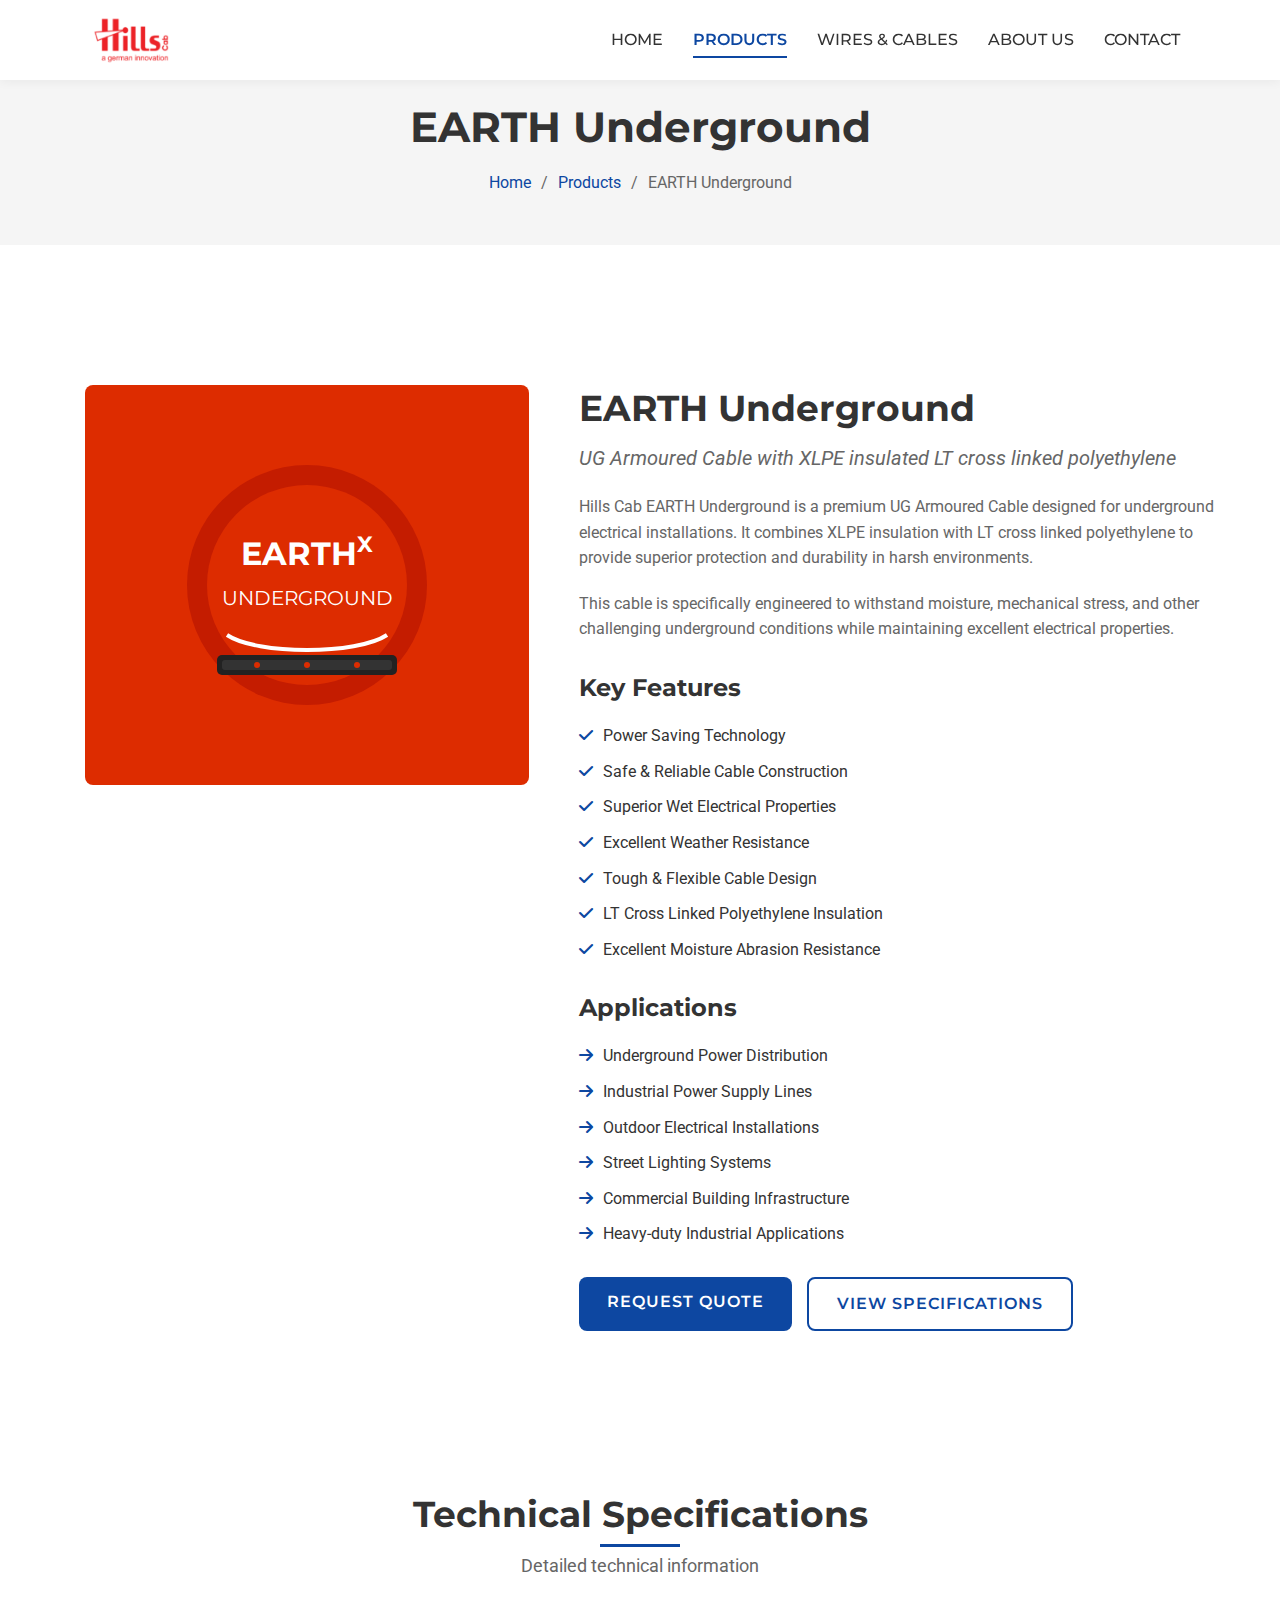
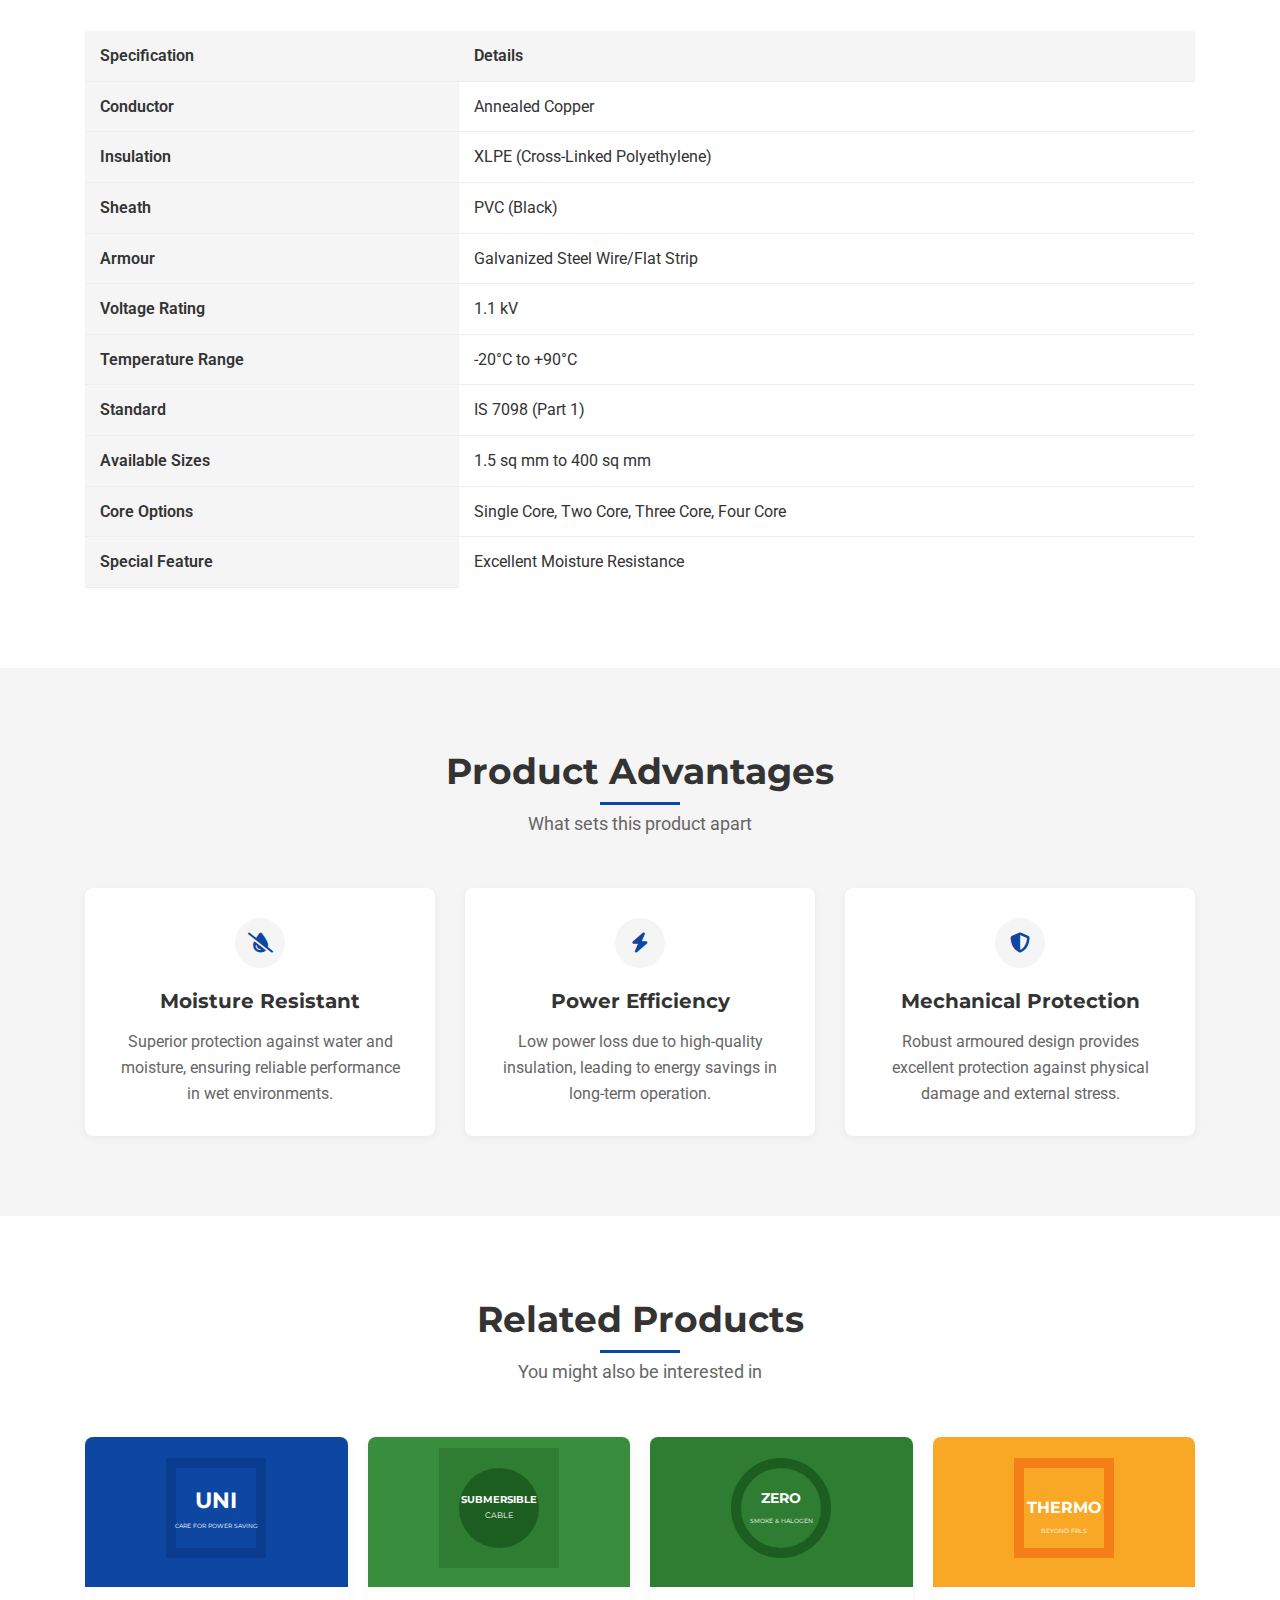
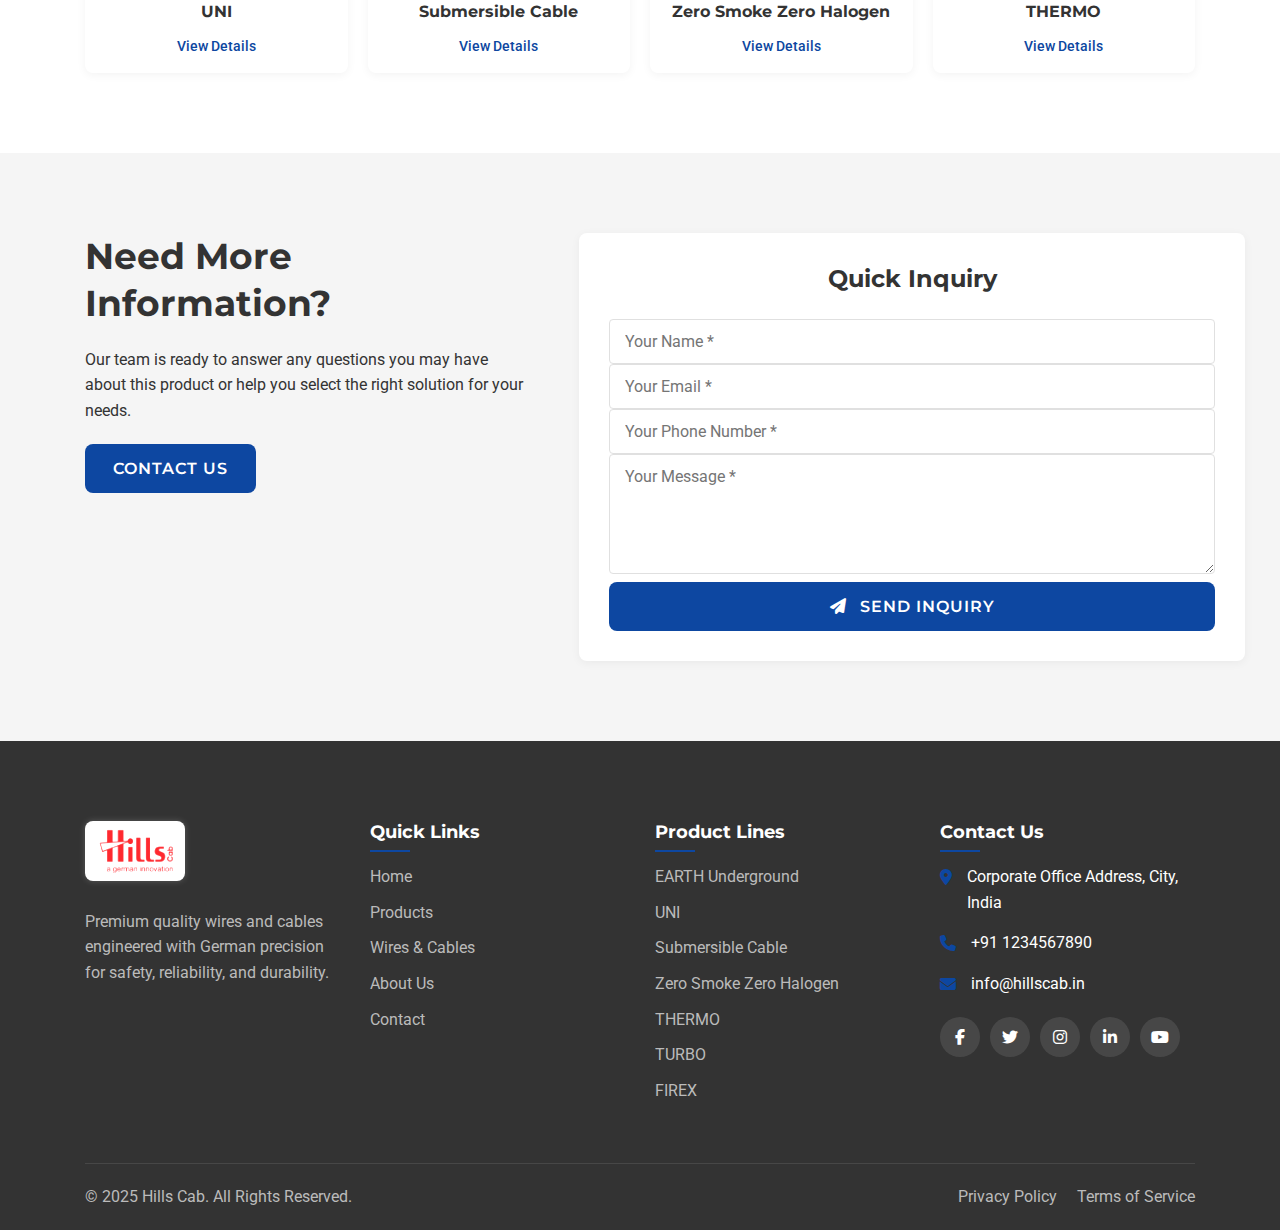
<file: product-details.html>
<!DOCTYPE html>
<html lang="en">
<head>
    <meta charset="UTF-8">
    <meta name="viewport" content="width=device-width, initial-scale=1.0">
    <meta name="description" content="Product Details - Explore the specifications and features of Hills Cab premium wires and cables.">
    <title>Product Details - Hills Cab</title>
    
    <!-- Favicon -->
    <link rel="icon" href="assets/logo/hills-cab-logo.png" type="image/png">
    
    <!-- CSS Files -->
    <link rel="stylesheet" href="css/styles.css">
    <link rel="stylesheet" href="css/responsive.css">
    
    <!-- Font Awesome for icons -->
    <link rel="stylesheet" href="https://cdnjs.cloudflare.com/ajax/libs/font-awesome/6.4.0/css/all.min.css">
    
    <!-- Google Fonts -->
    <link href="https://fonts.googleapis.com/css2?family=Roboto:wght@300;400;500;700&family=Montserrat:wght@400;500;600;700&display=swap" rel="stylesheet">
</head>
<body>
    <!-- Header Section -->
    <header class="header" id="header">
        <div class="container">
            <div class="header-inner">
                <div class="logo">
                    <a href="index.html">
                        <div class="logo-img">
                            <img src="assets/logo/hills-cab-logo.png" alt="Hills Cab Logo" class="hills-logo" width="140">
                        </div>
                    </a>
                </div>
                <nav class="nav-menu">
                    <ul class="menu">
                        <li class="menu-item"><a href="index.html">Home</a></li>
                        <li class="menu-item active"><a href="products.html">Products</a></li>
                        <li class="menu-item"><a href="wires-and-cables.html">Wires & Cables</a></li>
                        <li class="menu-item"><a href="about.html">About Us</a></li>
                        <li class="menu-item"><a href="contact.html">Contact</a></li>
                    </ul>
                </nav>
                <div class="mobile-menu-toggle" id="mobile-menu-toggle">
                    <span></span>
                    <span></span>
                    <span></span>
                </div>
            </div>
        </div>
    </header>

    <!-- Mobile Menu -->
    <div class="mobile-menu" id="mobile-menu">
        <ul class="mobile-menu-items">
            <li class="mobile-menu-item"><a href="index.html">Home</a></li>
            <li class="mobile-menu-item active"><a href="products.html">Products</a></li>
            <li class="mobile-menu-item"><a href="wires-and-cables.html">Wires & Cables</a></li>
            <li class="mobile-menu-item"><a href="about.html">About Us</a></li>
            <li class="mobile-menu-item"><a href="contact.html">Contact</a></li>
        </ul>
    </div>

    <!-- Page Header -->
    <section class="page-header">
        <div class="container">
            <h1 class="page-title" id="product-title">Product Details</h1>
            <div class="breadcrumb">
                <a href="index.html">Home</a>
                <span class="separator">/</span>
                <a href="products.html">Products</a>
                <span class="separator">/</span>
                <span class="current" id="product-breadcrumb">Product Details</span>
            </div>
        </div>
    </section>

    <!-- Product Details Section -->
    <section class="product-details-section">
        <div class="container">
            <div class="product-details-container">
                <div class="product-image-gallery">
                    <div class="main-product-image" id="main-product-image">
                        <!-- Dynamic SVG will be inserted here by JavaScript -->
                    </div>
                </div>
                <div class="product-info">
                    <h2 class="product-name" id="product-name">Product Name</h2>
                    <div class="product-tagline" id="product-tagline">Product Tagline</div>
                    
                    <div class="product-description" id="product-description">
                        <p>Product description will be inserted here by JavaScript.</p>
                    </div>
                    
                    <div class="product-key-features">
                        <h3>Key Features</h3>
                        <ul class="features-list" id="features-list">
                            <!-- Features will be inserted here by JavaScript -->
                        </ul>
                    </div>
                    
                    <div class="product-applications">
                        <h3>Applications</h3>
                        <ul class="applications-list" id="applications-list">
                            <!-- Applications will be inserted here by JavaScript -->
                        </ul>
                    </div>
                    
                    <div class="product-actions">
                        <a href="contact.html" class="btn btn-primary">Request Quote</a>
                        <a href="#technical-specifications" class="btn btn-secondary">View Specifications</a>
                    </div>
                </div>
            </div>
        </div>
    </section>

    <!-- Technical Specifications Section -->
    <section class="technical-specifications-section" id="technical-specifications">
        <div class="container">
            <div class="section-header">
                <h2 class="section-title">Technical Specifications</h2>
                <p class="section-subtitle">Detailed technical information</p>
            </div>
            
            <div class="specs-table-wrapper">
                <table class="specs-table" id="specs-table">
                    <thead>
                        <tr>
                            <th>Specification</th>
                            <th>Details</th>
                        </tr>
                    </thead>
                    <tbody>
                        <!-- Table rows will be inserted here by JavaScript -->
                    </tbody>
                </table>
            </div>
        </div>
    </section>

    <!-- Product Features Section -->
    <section class="product-features-section">
        <div class="container">
            <div class="section-header">
                <h2 class="section-title">Product Advantages</h2>
                <p class="section-subtitle">What sets this product apart</p>
            </div>
            
            <div class="features-grid" id="advantages-grid">
                <!-- Feature cards will be inserted here by JavaScript -->
            </div>
        </div>
    </section>

    <!-- Related Products Section -->
    <section class="related-products-section">
        <div class="container">
            <div class="section-header">
                <h2 class="section-title">Related Products</h2>
                <p class="section-subtitle">You might also be interested in</p>
            </div>
            
            <div class="related-products-grid" id="related-products">
                <!-- Related products will be inserted here by JavaScript -->
            </div>
        </div>
    </section>

    <!-- Product Inquiry Section -->
    <section class="product-inquiry-section">
        <div class="container">
            <div class="inquiry-content">
                <div class="inquiry-text">
                    <h2>Need More Information?</h2>
                    <p>Our team is ready to answer any questions you may have about this product or help you select the right solution for your needs.</p>
                    <a href="contact.html" class="btn btn-primary">Contact Us</a>
                </div>
                <div class="inquiry-form-wrapper">
                    <form id="inquiryForm" class="inquiry-form" action="#" method="POST">
                        <h3>Quick Inquiry</h3>
                        <div class="form-group">
                            <input type="text" id="inquiryName" name="name" placeholder="Your Name *" required>
                        </div>
                        <div class="form-group">
                            <input type="email" id="inquiryEmail" name="email" placeholder="Your Email *" required>
                        </div>
                        <div class="form-group">
                            <input type="tel" id="inquiryPhone" name="phone" placeholder="Your Phone Number *" required>
                        </div>
                        <div class="form-group">
                            <input type="hidden" id="inquiryProduct" name="product">
                            <textarea id="inquiryMessage" name="message" placeholder="Your Message *" rows="4" required></textarea>
                        </div>
                        <div class="form-group">
                            <button type="submit" class="btn btn-primary submit-btn">
                                <i class="fas fa-paper-plane"></i> Send Inquiry
                            </button>
                        </div>
                    </form>
                </div>
            </div>
        </div>
    </section>

    <!-- Footer Section -->
    <footer class="footer" id="footer">
        <div class="container">
            <div class="footer-top">
                <div class="footer-column">
                    <div class="footer-logo">
                        <img src="assets/logo/hills-cab-logo.png" alt="Hills Cab Logo" class="hills-logo-footer" width="150">
                    </div>
                    <p class="footer-description">Premium quality wires and cables engineered with German precision for safety, reliability, and durability.</p>
                </div>
                <div class="footer-column">
                    <h3 class="footer-heading">Quick Links</h3>
                    <ul class="footer-links">
                        <li><a href="index.html">Home</a></li>
                        <li><a href="products.html">Products</a></li>
                        <li><a href="wires-and-cables.html">Wires & Cables</a></li>
                        <li><a href="about.html">About Us</a></li>
                        <li><a href="contact.html">Contact</a></li>
                    </ul>
                </div>
                <div class="footer-column">
                    <h3 class="footer-heading">Product Lines</h3>
                    <ul class="footer-links">
                        <li><a href="product-details.html?type=earthx">EARTH Underground</a></li>
                        <li><a href="product-details.html?type=uni">UNI</a></li>
                        <li><a href="product-details.html?type=submersible">Submersible Cable</a></li>
                        <li><a href="product-details.html?type=zero">Zero Smoke Zero Halogen</a></li>
                        <li><a href="product-details.html?type=thermo">THERMO</a></li>
                        <li><a href="product-details.html?type=turbo">TURBO</a></li>
                        <li><a href="product-details.html?type=firex">FIREX</a></li>
                    </ul>
                </div>
                <div class="footer-column">
                    <h3 class="footer-heading">Contact Us</h3>
                    <ul class="footer-contact">
                        <li><i class="fas fa-map-marker-alt"></i> <span>Corporate Office Address, City, India</span></li>
                        <li><i class="fas fa-phone"></i> <span>+91 1234567890</span></li>
                        <li><i class="fas fa-envelope"></i> <span>info@hillscab.in</span></li>
                    </ul>
                    <div class="social-icons">
                        <a href="#" class="social-icon"><i class="fab fa-facebook-f"></i></a>
                        <a href="#" class="social-icon"><i class="fab fa-twitter"></i></a>
                        <a href="#" class="social-icon"><i class="fab fa-instagram"></i></a>
                        <a href="#" class="social-icon"><i class="fab fa-linkedin-in"></i></a>
                        <a href="#" class="social-icon"><i class="fab fa-youtube"></i></a>
                    </div>
                </div>
            </div>
            <div class="footer-bottom">
                <p class="copyright">&copy; 2025 Hills Cab. All Rights Reserved.</p>
                <div class="footer-bottom-links">
                    <a href="#">Privacy Policy</a>
                    <a href="#">Terms of Service</a>
                </div>
            </div>
        </div>
    </footer>

    <!-- JavaScript Files -->
    <script src="js/main.js"></script>
    <script src="js/product-details.js"></script>
</body>
</html>
</file>
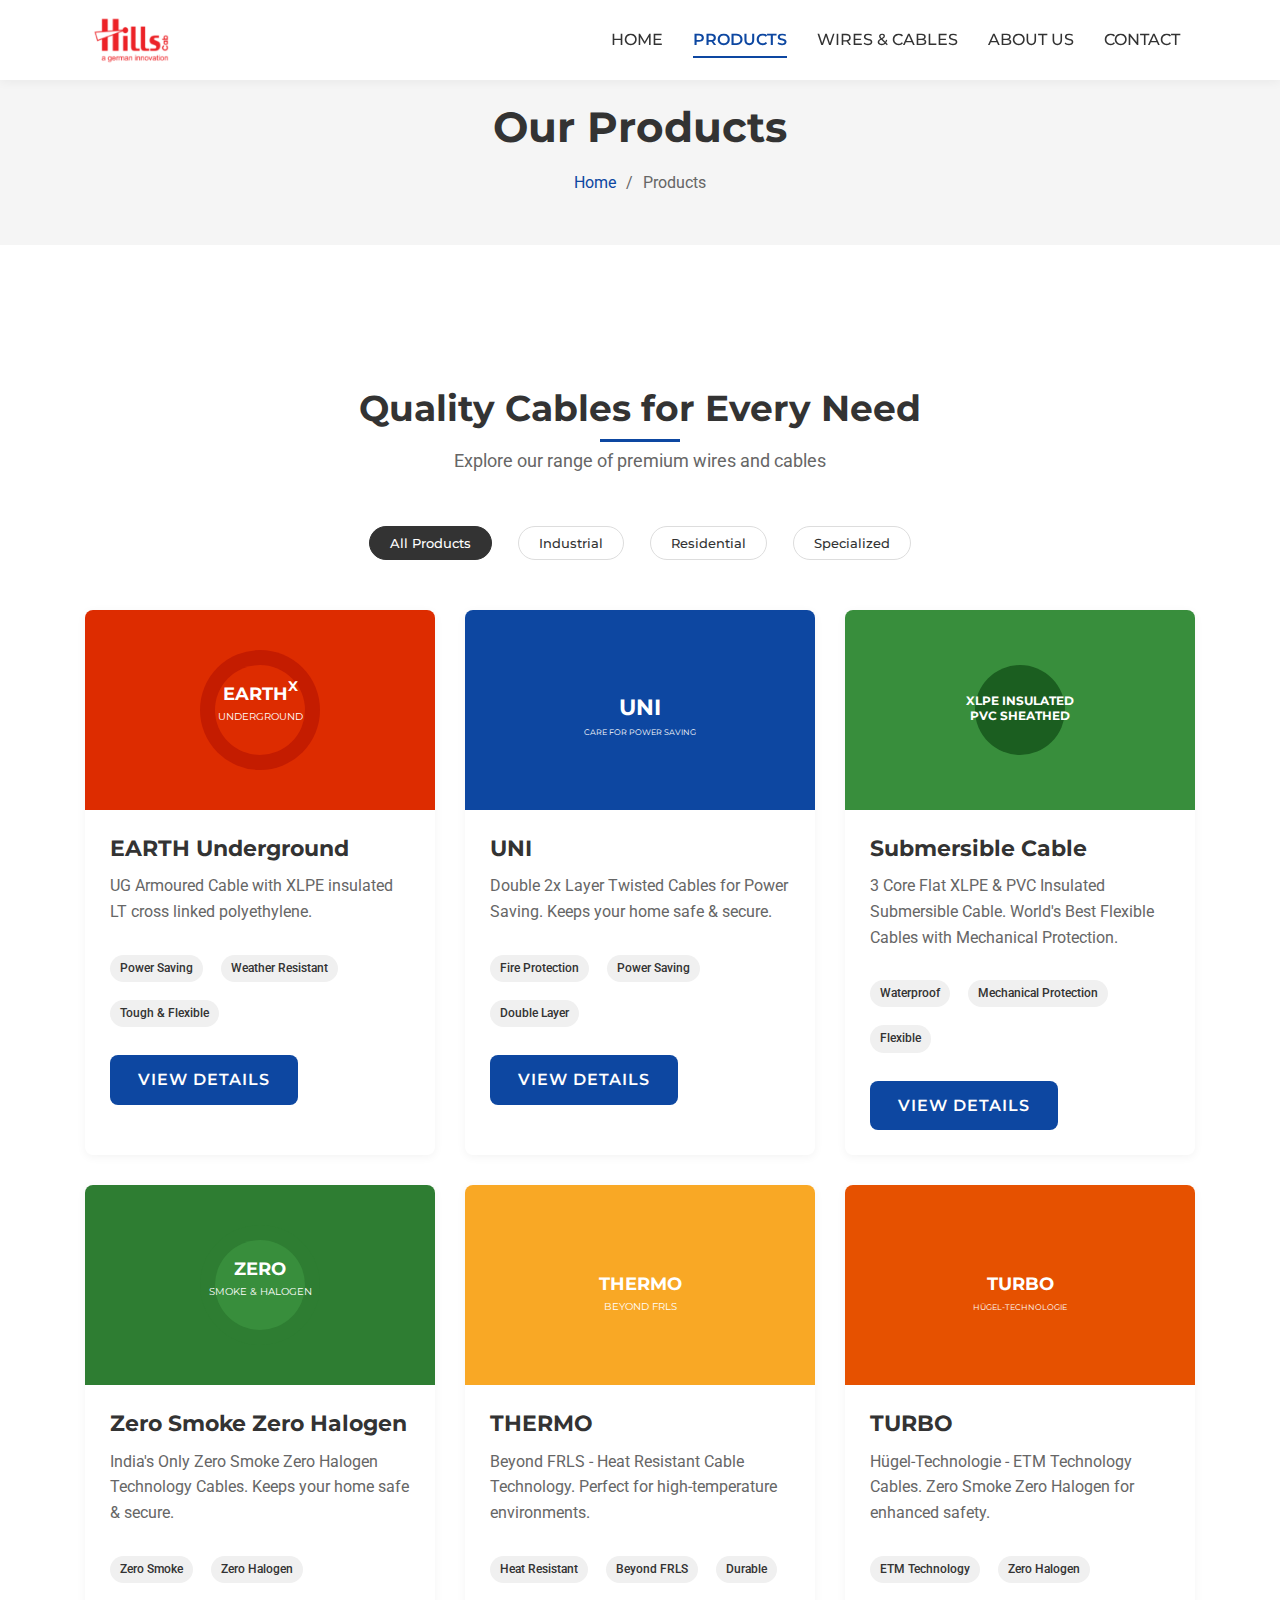
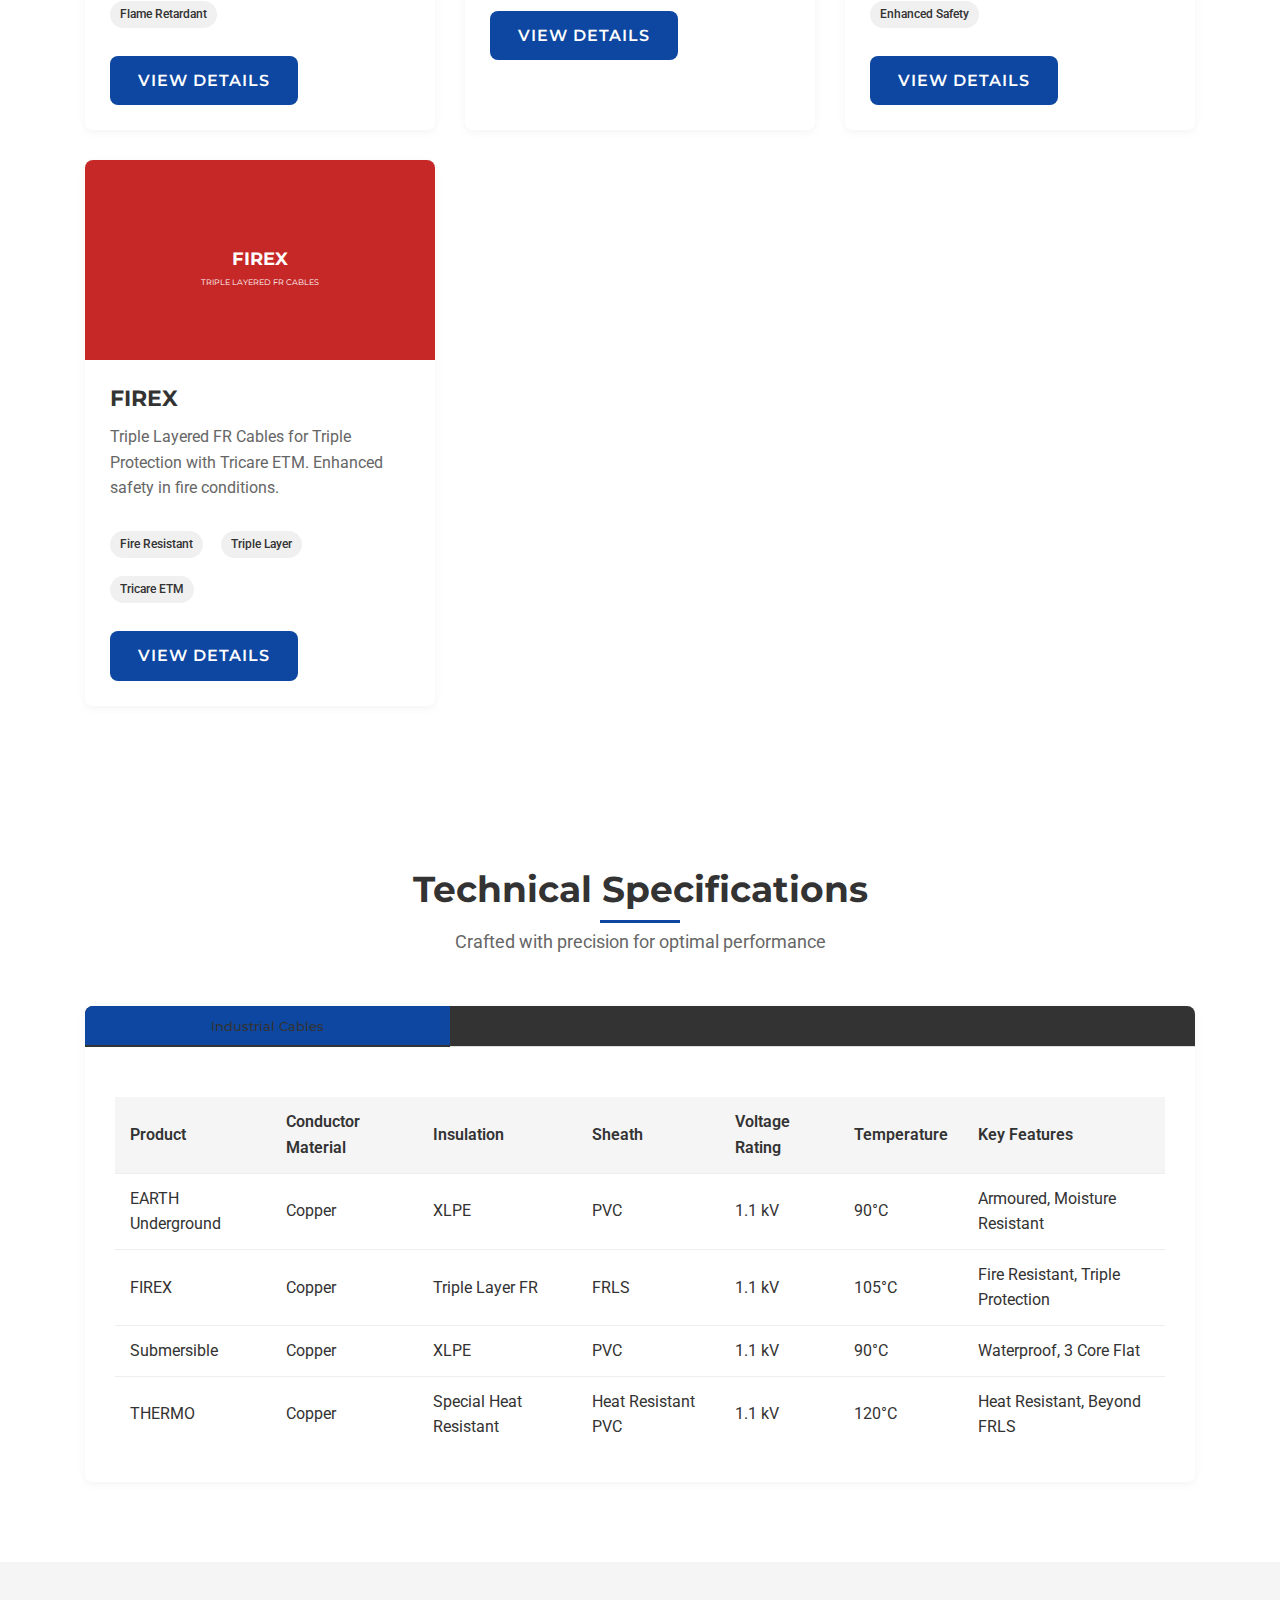
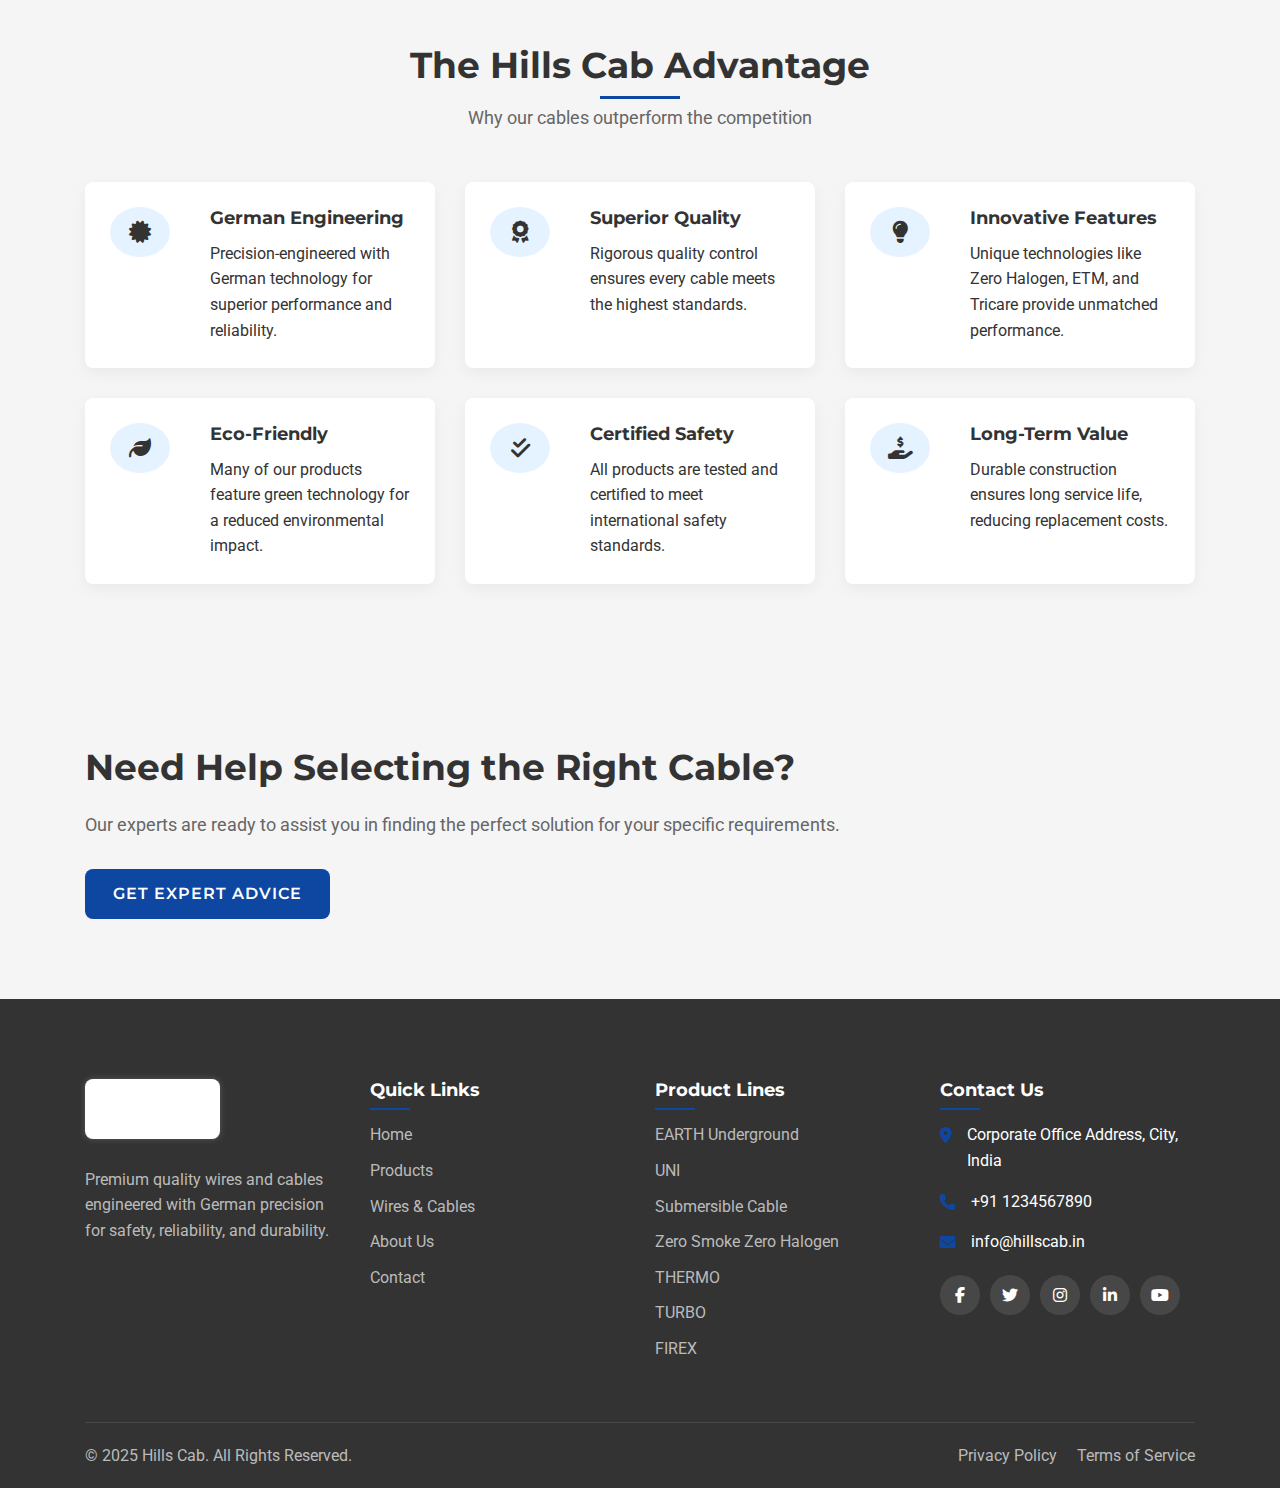
<file: products.html>
<!DOCTYPE html>
<html lang="en">
<head>
    <meta charset="UTF-8">
    <meta name="viewport" content="width=device-width, initial-scale=1.0">
    <meta name="description" content="Hills Cab Products - Explore our range of high-quality wires and cables including FIREX, UNI, THERMO, TURBO, and more.">
    <title>Products - Hills Cab</title>
    
    <!-- Favicon -->
    <link rel="icon" href="assets/logo/hills-cab-logo.png" type="image/png">
    
    <!-- CSS Files -->
    <link rel="stylesheet" href="css/styles.css">
    <link rel="stylesheet" href="css/responsive.css">
    
    <!-- Font Awesome for icons -->
    <link rel="stylesheet" href="https://cdnjs.cloudflare.com/ajax/libs/font-awesome/6.4.0/css/all.min.css">
    
    <!-- Google Fonts -->
    <link href="https://fonts.googleapis.com/css2?family=Roboto:wght@300;400;500;700&family=Montserrat:wght@400;500;600;700&display=swap" rel="stylesheet">
</head>
<body>
    <!-- Header Section -->
    <header class="header" id="header">
        <div class="container">
            <div class="header-inner">
                <div class="logo">
                    <a href="index.html">
                        <div class="logo-img">
                            <img src="assets/logo/hills-cab-logo.png" alt="Hills Cab Logo" class="hills-logo" width="140">
                        </div>
                    </a>
                </div>
                <nav class="nav-menu">
                    <ul class="menu">
                        <li class="menu-item"><a href="index.html">Home</a></li>
                        <li class="menu-item active"><a href="products.html">Products</a></li>
                        <li class="menu-item"><a href="wires-and-cables.html">Wires & Cables</a></li>
                        <li class="menu-item"><a href="about.html">About Us</a></li>
                        <li class="menu-item"><a href="contact.html">Contact</a></li>
                    </ul>
                </nav>
                <div class="mobile-menu-toggle" id="mobile-menu-toggle">
                    <span></span>
                    <span></span>
                    <span></span>
                </div>
            </div>
        </div>
    </header>

    <!-- Mobile Menu -->
    <div class="mobile-menu" id="mobile-menu">
        <ul class="mobile-menu-items">
            <li class="mobile-menu-item"><a href="index.html">Home</a></li>
            <li class="mobile-menu-item active"><a href="products.html">Products</a></li>
            <li class="mobile-menu-item"><a href="wires-and-cables.html">Wires & Cables</a></li>
            <li class="mobile-menu-item"><a href="about.html">About Us</a></li>
            <li class="mobile-menu-item"><a href="contact.html">Contact</a></li>
        </ul>
    </div>

    <!-- Page Header -->
    <section class="page-header">
        <div class="container">
            <h1 class="page-title">Our Products</h1>
            <div class="breadcrumb">
                <a href="index.html">Home</a>
                <span class="separator">/</span>
                <span class="current">Products</span>
            </div>
        </div>
    </section>

    <!-- Product Categories Section -->
    <section class="product-categories-section">
        <div class="container">
            <div class="section-header">
                <h2 class="section-title">Quality Cables for Every Need</h2>
                <p class="section-subtitle">Explore our range of premium wires and cables</p>
            </div>
            
            <div class="category-filter">
                <button class="filter-btn active" data-filter="all">All Products</button>
                <button class="filter-btn" data-filter="industrial">Industrial</button>
                <button class="filter-btn" data-filter="residential">Residential</button>
                <button class="filter-btn" data-filter="specialized">Specialized</button>
            </div>

            <div class="products-grid">
                <!-- Product 1: EARTH Underground -->
                <div class="product-card" data-category="industrial specialized">
                    <div class="product-image" style="background-color: #dd2c00;">
                        <svg width="150" height="150" viewBox="0 0 150 150">
                            <circle cx="75" cy="75" r="60" fill="#c41c00"/>
                            <circle cx="75" cy="75" r="45" fill="#dd2c00"/>
                            <text x="75" y="65" text-anchor="middle" fill="#ffffff" font-family="Montserrat" font-size="18" font-weight="bold">EARTH<tspan font-size="14" baseline-shift="super">X</tspan></text>
                            <text x="75" y="85" text-anchor="middle" fill="#ffffff" font-family="Montserrat" font-size="10">UNDERGROUND</text>
                        </svg>
                    </div>
                    <div class="product-content">
                        <h3 class="product-title">EARTH Underground</h3>
                        <p class="product-description">UG Armoured Cable with XLPE insulated LT cross linked polyethylene.</p>
                        <div class="product-features">
                            <span class="feature-tag">Power Saving</span>
                            <span class="feature-tag">Weather Resistant</span>
                            <span class="feature-tag">Tough & Flexible</span>
                        </div>
                        <a href="product-details.html?type=earthx" class="btn btn-primary">View Details</a>
                    </div>
                </div>

                <!-- Product 2: UNI -->
                <div class="product-card" data-category="residential">
                    <div class="product-image" style="background-color: #0d47a1;">
                        <svg width="150" height="150" viewBox="0 0 150 150">
                            <rect x="30" y="45" width="90" height="60" fill="#0d47a1"/>
                            <text x="75" y="80" text-anchor="middle" fill="#ffffff" font-family="Montserrat" font-size="22" font-weight="bold">UNI</text>
                            <text x="75" y="100" text-anchor="middle" fill="#ffffff" font-family="Montserrat" font-size="8">CARE FOR POWER SAVING</text>
                        </svg>
                    </div>
                    <div class="product-content">
                        <h3 class="product-title">UNI</h3>
                        <p class="product-description">Double 2x Layer Twisted Cables for Power Saving. Keeps your home safe & secure.</p>
                        <div class="product-features">
                            <span class="feature-tag">Fire Protection</span>
                            <span class="feature-tag">Power Saving</span>
                            <span class="feature-tag">Double Layer</span>
                        </div>
                        <a href="product-details.html?type=uni" class="btn btn-primary">View Details</a>
                    </div>
                </div>

                <!-- Product 3: Submersible -->
                <div class="product-card" data-category="industrial specialized">
                    <div class="product-image" style="background-color: #388e3c;">
                        <svg width="150" height="150" viewBox="0 0 150 150">
                            <circle cx="75" cy="75" r="45" fill="#1b5e20"/>
                            <text x="75" y="70" text-anchor="middle" fill="#ffffff" font-family="Montserrat" font-size="12" font-weight="bold">XLPE INSULATED</text>
                            <text x="75" y="85" text-anchor="middle" fill="#ffffff" font-family="Montserrat" font-size="12" font-weight="bold">PVC SHEATHED</text>
                        </svg>
                    </div>
                    <div class="product-content">
                        <h3 class="product-title">Submersible Cable</h3>
                        <p class="product-description">3 Core Flat XLPE & PVC Insulated Submersible Cable. World's Best Flexible Cables with Mechanical Protection.</p>
                        <div class="product-features">
                            <span class="feature-tag">Waterproof</span>
                            <span class="feature-tag">Mechanical Protection</span>
                            <span class="feature-tag">Flexible</span>
                        </div>
                        <a href="product-details.html?type=submersible" class="btn btn-primary">View Details</a>
                    </div>
                </div>

                <!-- Product 4: Zero Smoke Zero Halogen -->
                <div class="product-card" data-category="residential industrial">
                    <div class="product-image" style="background-color: #2e7d32;">
                        <svg width="150" height="150" viewBox="0 0 150 150">
                            <circle cx="75" cy="75" r="60" fill="#2e7d32"/>
                            <circle cx="75" cy="75" r="45" fill="#388e3c"/>
                            <text x="75" y="65" text-anchor="middle" fill="#ffffff" font-family="Montserrat" font-size="18" font-weight="bold">ZERO</text>
                            <text x="75" y="85" text-anchor="middle" fill="#ffffff" font-family="Montserrat" font-size="10">SMOKE & HALOGEN</text>
                        </svg>
                    </div>
                    <div class="product-content">
                        <h3 class="product-title">Zero Smoke Zero Halogen</h3>
                        <p class="product-description">India's Only Zero Smoke Zero Halogen Technology Cables. Keeps your home safe & secure.</p>
                        <div class="product-features">
                            <span class="feature-tag">Zero Smoke</span>
                            <span class="feature-tag">Zero Halogen</span>
                            <span class="feature-tag">Flame Retardant</span>
                        </div>
                        <a href="product-details.html?type=zero" class="btn btn-primary">View Details</a>
                    </div>
                </div>

                <!-- Product 5: THERMO -->
                <div class="product-card" data-category="industrial specialized">
                    <div class="product-image" style="background-color: #f9a825;">
                        <svg width="150" height="150" viewBox="0 0 150 150">
                            <rect x="30" y="45" width="90" height="60" fill="#f9a825"/>
                            <text x="75" y="80" text-anchor="middle" fill="#ffffff" font-family="Montserrat" font-size="18" font-weight="bold">THERMO</text>
                            <text x="75" y="100" text-anchor="middle" fill="#ffffff" font-family="Montserrat" font-size="10">BEYOND FRLS</text>
                        </svg>
                    </div>
                    <div class="product-content">
                        <h3 class="product-title">THERMO</h3>
                        <p class="product-description">Beyond FRLS - Heat Resistant Cable Technology. Perfect for high-temperature environments.</p>
                        <div class="product-features">
                            <span class="feature-tag">Heat Resistant</span>
                            <span class="feature-tag">Beyond FRLS</span>
                            <span class="feature-tag">Durable</span>
                        </div>
                        <a href="product-details.html?type=thermo" class="btn btn-primary">View Details</a>
                    </div>
                </div>

                <!-- Product 6: TURBO -->
                <div class="product-card" data-category="industrial residential">
                    <div class="product-image" style="background-color: #e65100;">
                        <svg width="150" height="150" viewBox="0 0 150 150">
                            <rect x="30" y="45" width="90" height="60" fill="#e65100"/>
                            <text x="75" y="80" text-anchor="middle" fill="#ffffff" font-family="Montserrat" font-size="18" font-weight="bold">TURBO</text>
                            <text x="75" y="100" text-anchor="middle" fill="#ffffff" font-family="Montserrat" font-size="8">HÜGEL-TECHNOLOGIE</text>
                        </svg>
                    </div>
                    <div class="product-content">
                        <h3 class="product-title">TURBO</h3>
                        <p class="product-description">Hügel-Technologie - ETM Technology Cables. Zero Smoke Zero Halogen for enhanced safety.</p>
                        <div class="product-features">
                            <span class="feature-tag">ETM Technology</span>
                            <span class="feature-tag">Zero Halogen</span>
                            <span class="feature-tag">Enhanced Safety</span>
                        </div>
                        <a href="product-details.html?type=turbo" class="btn btn-primary">View Details</a>
                    </div>
                </div>

                <!-- Product 7: FIREX -->
                <div class="product-card" data-category="industrial specialized">
                    <div class="product-image" style="background-color: #c62828;">
                        <svg width="150" height="150" viewBox="0 0 150 150">
                            <rect x="30" y="45" width="90" height="60" fill="#c62828"/>
                            <text x="75" y="80" text-anchor="middle" fill="#ffffff" font-family="Montserrat" font-size="18" font-weight="bold">FIREX</text>
                            <text x="75" y="100" text-anchor="middle" fill="#ffffff" font-family="Montserrat" font-size="8">TRIPLE LAYERED FR CABLES</text>
                        </svg>
                    </div>
                    <div class="product-content">
                        <h3 class="product-title">FIREX</h3>
                        <p class="product-description">Triple Layered FR Cables for Triple Protection with Tricare ETM. Enhanced safety in fire conditions.</p>
                        <div class="product-features">
                            <span class="feature-tag">Fire Resistant</span>
                            <span class="feature-tag">Triple Layer</span>
                            <span class="feature-tag">Tricare ETM</span>
                        </div>
                        <a href="product-details.html?type=firex" class="btn btn-primary">View Details</a>
                    </div>
                </div>
            </div>
        </div>
    </section>

    <!-- Technical Specifications Section -->
    <section class="technical-specifications-section">
        <div class="container">
            <div class="section-header">
                <h2 class="section-title">Technical Specifications</h2>
                <p class="section-subtitle">Crafted with precision for optimal performance</p>
            </div>
            
            <div class="specs-tabs">
                <div class="tabs-nav">
                    <button class="tab-btn active" data-tab="industrial">Industrial Cables</button>
                    <button class="tab-btn" data-tab="residential">Residential Wires</button>
                    <button class="tab-btn" data-tab="special">Special Cables</button>
                </div>
                
                <div class="tabs-content">
                    <!-- Industrial Cables Tab -->
                    <div class="tab-pane active" id="industrial-tab">
                        <div class="specs-table-wrapper">
                            <table class="specs-table">
                                <thead>
                                    <tr>
                                        <th>Product</th>
                                        <th>Conductor Material</th>
                                        <th>Insulation</th>
                                        <th>Sheath</th>
                                        <th>Voltage Rating</th>
                                        <th>Temperature</th>
                                        <th>Key Features</th>
                                    </tr>
                                </thead>
                                <tbody>
                                    <tr>
                                        <td>EARTH Underground</td>
                                        <td>Copper</td>
                                        <td>XLPE</td>
                                        <td>PVC</td>
                                        <td>1.1 kV</td>
                                        <td>90°C</td>
                                        <td>Armoured, Moisture Resistant</td>
                                    </tr>
                                    <tr>
                                        <td>FIREX</td>
                                        <td>Copper</td>
                                        <td>Triple Layer FR</td>
                                        <td>FRLS</td>
                                        <td>1.1 kV</td>
                                        <td>105°C</td>
                                        <td>Fire Resistant, Triple Protection</td>
                                    </tr>
                                    <tr>
                                        <td>Submersible</td>
                                        <td>Copper</td>
                                        <td>XLPE</td>
                                        <td>PVC</td>
                                        <td>1.1 kV</td>
                                        <td>90°C</td>
                                        <td>Waterproof, 3 Core Flat</td>
                                    </tr>
                                    <tr>
                                        <td>THERMO</td>
                                        <td>Copper</td>
                                        <td>Special Heat Resistant</td>
                                        <td>Heat Resistant PVC</td>
                                        <td>1.1 kV</td>
                                        <td>120°C</td>
                                        <td>Heat Resistant, Beyond FRLS</td>
                                    </tr>
                                </tbody>
                            </table>
                        </div>
                    </div>
                    
                    <!-- Residential Wires Tab -->
                    <div class="tab-pane" id="residential-tab">
                        <div class="specs-table-wrapper">
                            <table class="specs-table">
                                <thead>
                                    <tr>
                                        <th>Product</th>
                                        <th>Conductor Material</th>
                                        <th>Insulation</th>
                                        <th>Available Sizes</th>
                                        <th>Voltage Rating</th>
                                        <th>Temperature</th>
                                        <th>Key Features</th>
                                    </tr>
                                </thead>
                                <tbody>
                                    <tr>
                                        <td>UNI</td>
                                        <td>Copper</td>
                                        <td>Double Layer</td>
                                        <td>1.0 - 6.0 mm²</td>
                                        <td>750 V</td>
                                        <td>85°C</td>
                                        <td>Power Saving, Double Layer Twisted</td>
                                    </tr>
                                    <tr>
                                        <td>Zero Smoke Zero Halogen</td>
                                        <td>Copper</td>
                                        <td>Zero Halogen</td>
                                        <td>1.0 - 6.0 mm²</td>
                                        <td>750 V</td>
                                        <td>90°C</td>
                                        <td>Zero Smoke, Zero Halogen</td>
                                    </tr>
                                    <tr>
                                        <td>TURBO</td>
                                        <td>Copper</td>
                                        <td>ETM Technology</td>
                                        <td>1.0 - 4.0 mm²</td>
                                        <td>750 V</td>
                                        <td>90°C</td>
                                        <td>ETM Technology, Hügel-Technologie</td>
                                    </tr>
                                </tbody>
                            </table>
                        </div>
                    </div>
                    
                    <!-- Special Cables Tab -->
                    <div class="tab-pane" id="special-tab">
                        <div class="specs-table-wrapper">
                            <table class="specs-table">
                                <thead>
                                    <tr>
                                        <th>Product</th>
                                        <th>Application</th>
                                        <th>Special Features</th>
                                        <th>Core Types</th>
                                        <th>Standards</th>
                                        <th>Benefits</th>
                                    </tr>
                                </thead>
                                <tbody>
                                    <tr>
                                        <td>Submersible Cable</td>
                                        <td>Water Pumps, Underwater Equipment</td>
                                        <td>Waterproof, Flexible</td>
                                        <td>3 Core Flat</td>
                                        <td>IS 694</td>
                                        <td>Long Service Life, Mechanical Protection</td>
                                    </tr>
                                    <tr>
                                        <td>THERMO</td>
                                        <td>High Temperature Environments</td>
                                        <td>Heat Resistant</td>
                                        <td>Multi-Core</td>
                                        <td>IS 9968</td>
                                        <td>Superior Heat Resistance, Beyond FRLS</td>
                                    </tr>
                                    <tr>
                                        <td>FIREX</td>
                                        <td>Fire Alarm Systems, Emergency Circuits</td>
                                        <td>Fire Resistant, Smoke Free</td>
                                        <td>Single & Multi-Core</td>
                                        <td>IS 7098</td>
                                        <td>Circuit Integrity During Fire, Triple Protection</td>
                                    </tr>
                                </tbody>
                            </table>
                        </div>
                    </div>
                </div>
            </div>
        </div>
    </section>

    <!-- Benefits Section -->
    <section class="benefits-section">
        <div class="container">
            <div class="section-header">
                <h2 class="section-title">The Hills Cab Advantage</h2>
                <p class="section-subtitle">Why our cables outperform the competition</p>
            </div>
            
            <div class="benefits-grid">
                <div class="benefit-card">
                    <div class="benefit-icon">
                        <i class="fas fa-certificate"></i>
                    </div>
                    <div class="benefit-content">
                        <h3 class="benefit-title">German Engineering</h3>
                        <p class="benefit-description">Precision-engineered with German technology for superior performance and reliability.</p>
                    </div>
                </div>
                
                <div class="benefit-card">
                    <div class="benefit-icon">
                        <i class="fas fa-award"></i>
                    </div>
                    <div class="benefit-content">
                        <h3 class="benefit-title">Superior Quality</h3>
                        <p class="benefit-description">Rigorous quality control ensures every cable meets the highest standards.</p>
                    </div>
                </div>
                
                <div class="benefit-card">
                    <div class="benefit-icon">
                        <i class="fas fa-lightbulb"></i>
                    </div>
                    <div class="benefit-content">
                        <h3 class="benefit-title">Innovative Features</h3>
                        <p class="benefit-description">Unique technologies like Zero Halogen, ETM, and Tricare provide unmatched performance.</p>
                    </div>
                </div>
                
                <div class="benefit-card">
                    <div class="benefit-icon">
                        <i class="fas fa-leaf"></i>
                    </div>
                    <div class="benefit-content">
                        <h3 class="benefit-title">Eco-Friendly</h3>
                        <p class="benefit-description">Many of our products feature green technology for a reduced environmental impact.</p>
                    </div>
                </div>
                
                <div class="benefit-card">
                    <div class="benefit-icon">
                        <i class="fas fa-check-double"></i>
                    </div>
                    <div class="benefit-content">
                        <h3 class="benefit-title">Certified Safety</h3>
                        <p class="benefit-description">All products are tested and certified to meet international safety standards.</p>
                    </div>
                </div>
                
                <div class="benefit-card">
                    <div class="benefit-icon">
                        <i class="fas fa-hand-holding-usd"></i>
                    </div>
                    <div class="benefit-content">
                        <h3 class="benefit-title">Long-Term Value</h3>
                        <p class="benefit-description">Durable construction ensures long service life, reducing replacement costs.</p>
                    </div>
                </div>
            </div>
        </div>
    </section>

    <!-- Contact CTA Section -->
    <section class="contact-cta-section" id="contact-cta">
        <div class="container">
            <div class="cta-content">
                <h2 class="cta-title">Need Help Selecting the Right Cable?</h2>
                <p class="cta-description">Our experts are ready to assist you in finding the perfect solution for your specific requirements.</p>
                <a href="contact.html" class="btn btn-primary">Get Expert Advice</a>
            </div>
        </div>
    </section>

    <!-- Footer Section -->
    <footer class="footer" id="footer">
        <div class="container">
            <div class="footer-top">
                <div class="footer-column">
                    <div class="footer-logo">
                        <svg class="hills-logo-footer" width="150" height="60" viewBox="0 0 150 60">
                            <text x="10" y="35" fill="#fff" font-size="28" font-weight="bold" font-family="Montserrat">Hills</text>
                            <text x="80" y="35" fill="#fff" font-size="24" font-weight="normal" font-family="Montserrat">Cab</text>
                            <text x="50" y="50" fill="#ccc" font-size="10" font-style="italic" font-family="Montserrat">a german innovation</text>
                        </svg>
                    </div>
                    <p class="footer-description">Premium quality wires and cables engineered with German precision for safety, reliability, and durability.</p>
                </div>
                <div class="footer-column">
                    <h3 class="footer-heading">Quick Links</h3>
                    <ul class="footer-links">
                        <li><a href="index.html">Home</a></li>
                        <li><a href="products.html">Products</a></li>
                        <li><a href="wires-and-cables.html">Wires & Cables</a></li>
                        <li><a href="about.html">About Us</a></li>
                        <li><a href="contact.html">Contact</a></li>
                    </ul>
                </div>
                <div class="footer-column">
                    <h3 class="footer-heading">Product Lines</h3>
                    <ul class="footer-links">
                        <li><a href="product-details.html?type=earthx">EARTH Underground</a></li>
                        <li><a href="product-details.html?type=uni">UNI</a></li>
                        <li><a href="product-details.html?type=submersible">Submersible Cable</a></li>
                        <li><a href="product-details.html?type=zero">Zero Smoke Zero Halogen</a></li>
                        <li><a href="product-details.html?type=thermo">THERMO</a></li>
                        <li><a href="product-details.html?type=turbo">TURBO</a></li>
                        <li><a href="product-details.html?type=firex">FIREX</a></li>
                    </ul>
                </div>
                <div class="footer-column">
                    <h3 class="footer-heading">Contact Us</h3>
                    <ul class="footer-contact">
                        <li><i class="fas fa-map-marker-alt"></i> <span>Corporate Office Address, City, India</span></li>
                        <li><i class="fas fa-phone"></i> <span>+91 1234567890</span></li>
                        <li><i class="fas fa-envelope"></i> <span>info@hillscab.in</span></li>
                    </ul>
                    <div class="social-icons">
                        <a href="#" class="social-icon"><i class="fab fa-facebook-f"></i></a>
                        <a href="#" class="social-icon"><i class="fab fa-twitter"></i></a>
                        <a href="#" class="social-icon"><i class="fab fa-instagram"></i></a>
                        <a href="#" class="social-icon"><i class="fab fa-linkedin-in"></i></a>
                        <a href="#" class="social-icon"><i class="fab fa-youtube"></i></a>
                    </div>
                </div>
            </div>
            <div class="footer-bottom">
                <p class="copyright">&copy; 2025 Hills Cab. All Rights Reserved.</p>
                <div class="footer-bottom-links">
                    <a href="#">Privacy Policy</a>
                    <a href="#">Terms of Service</a>
                </div>
            </div>
        </div>
    </footer>

    <!-- JavaScript Files -->
    <script src="js/main.js"></script>
</body>
</html>
</file>
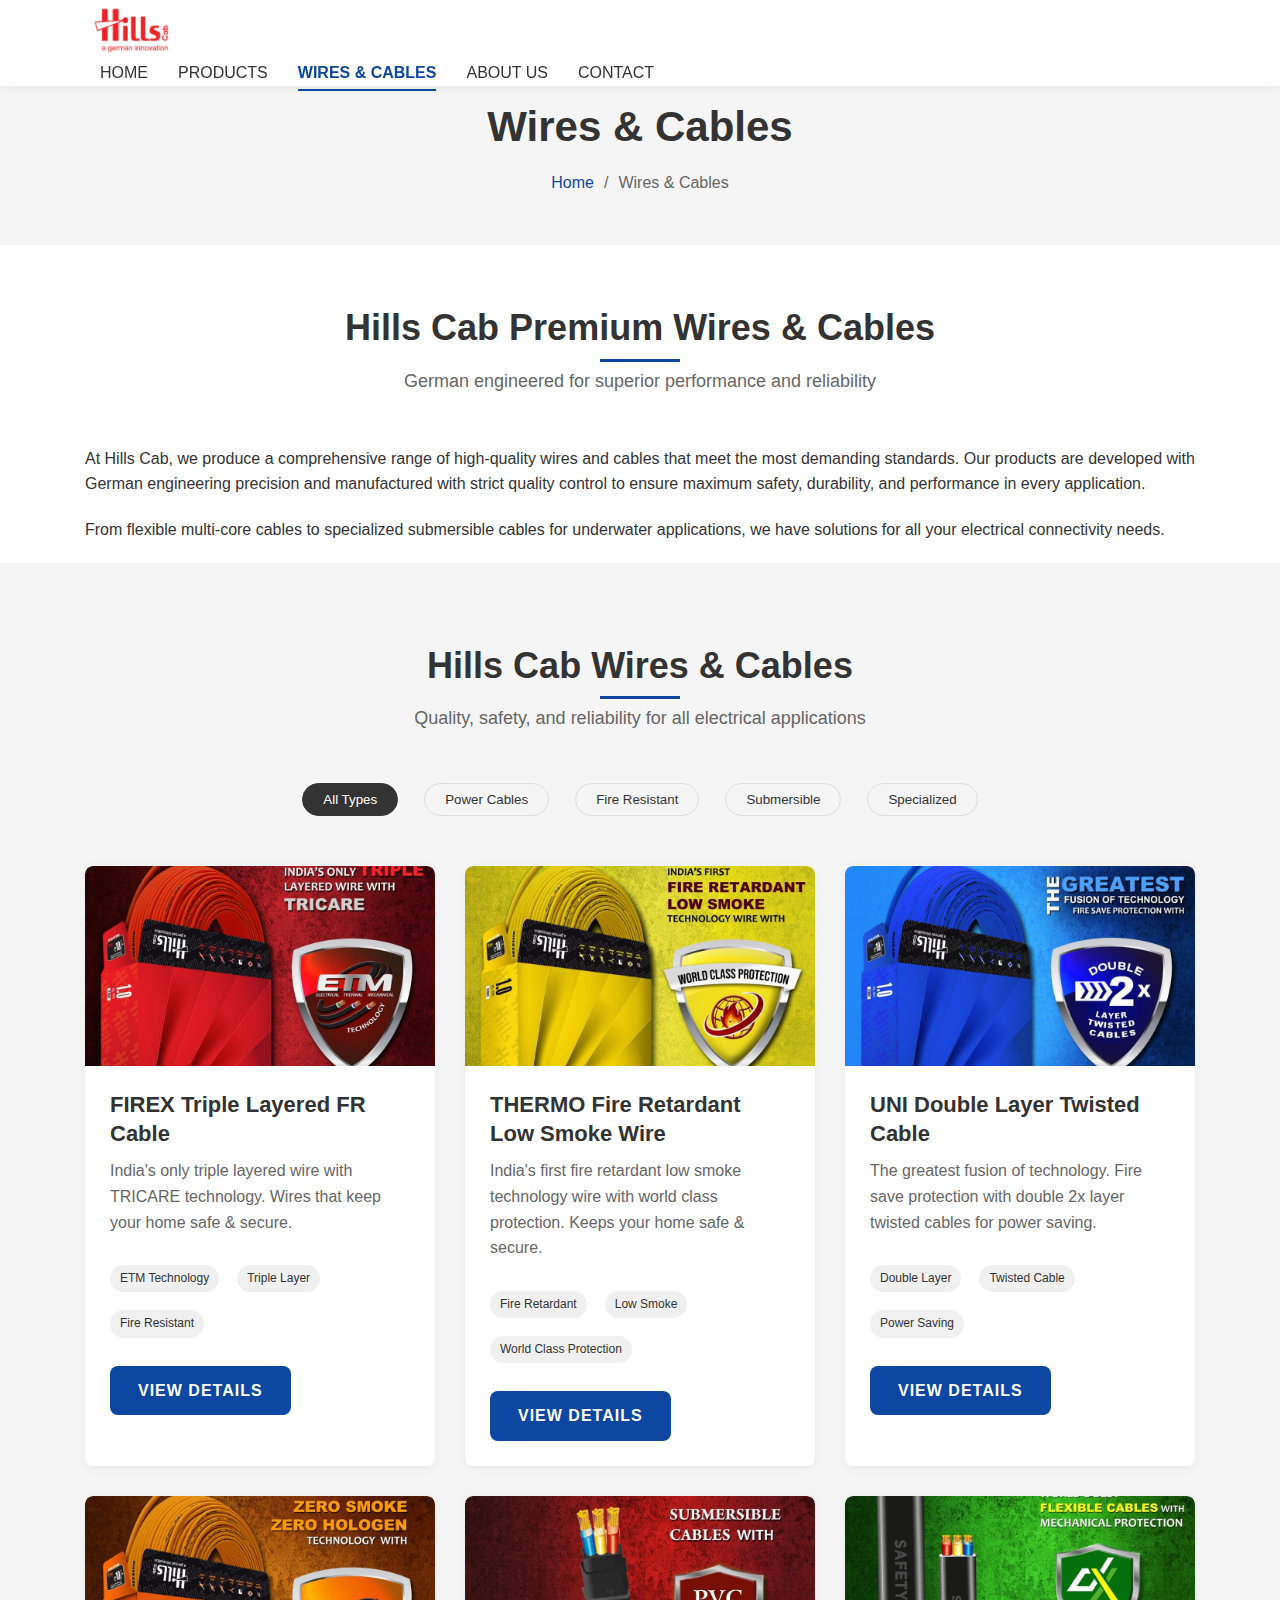
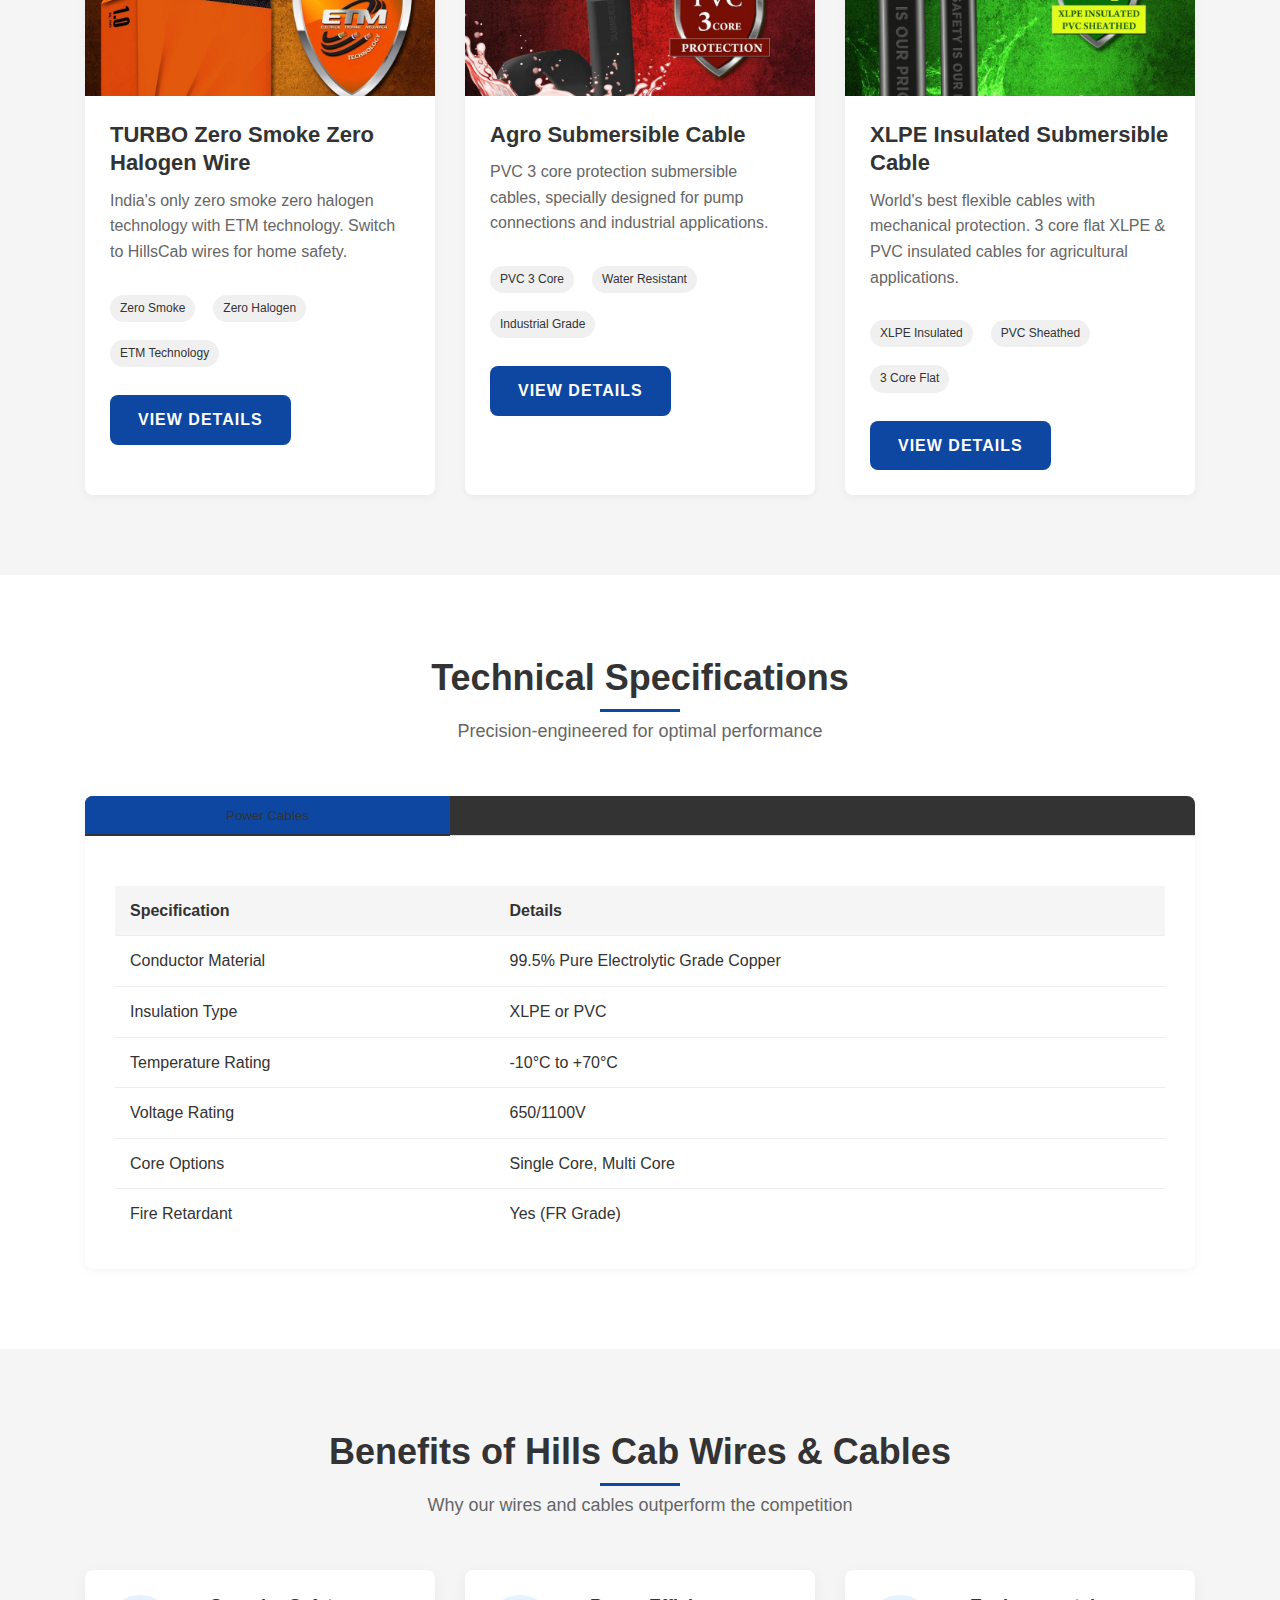
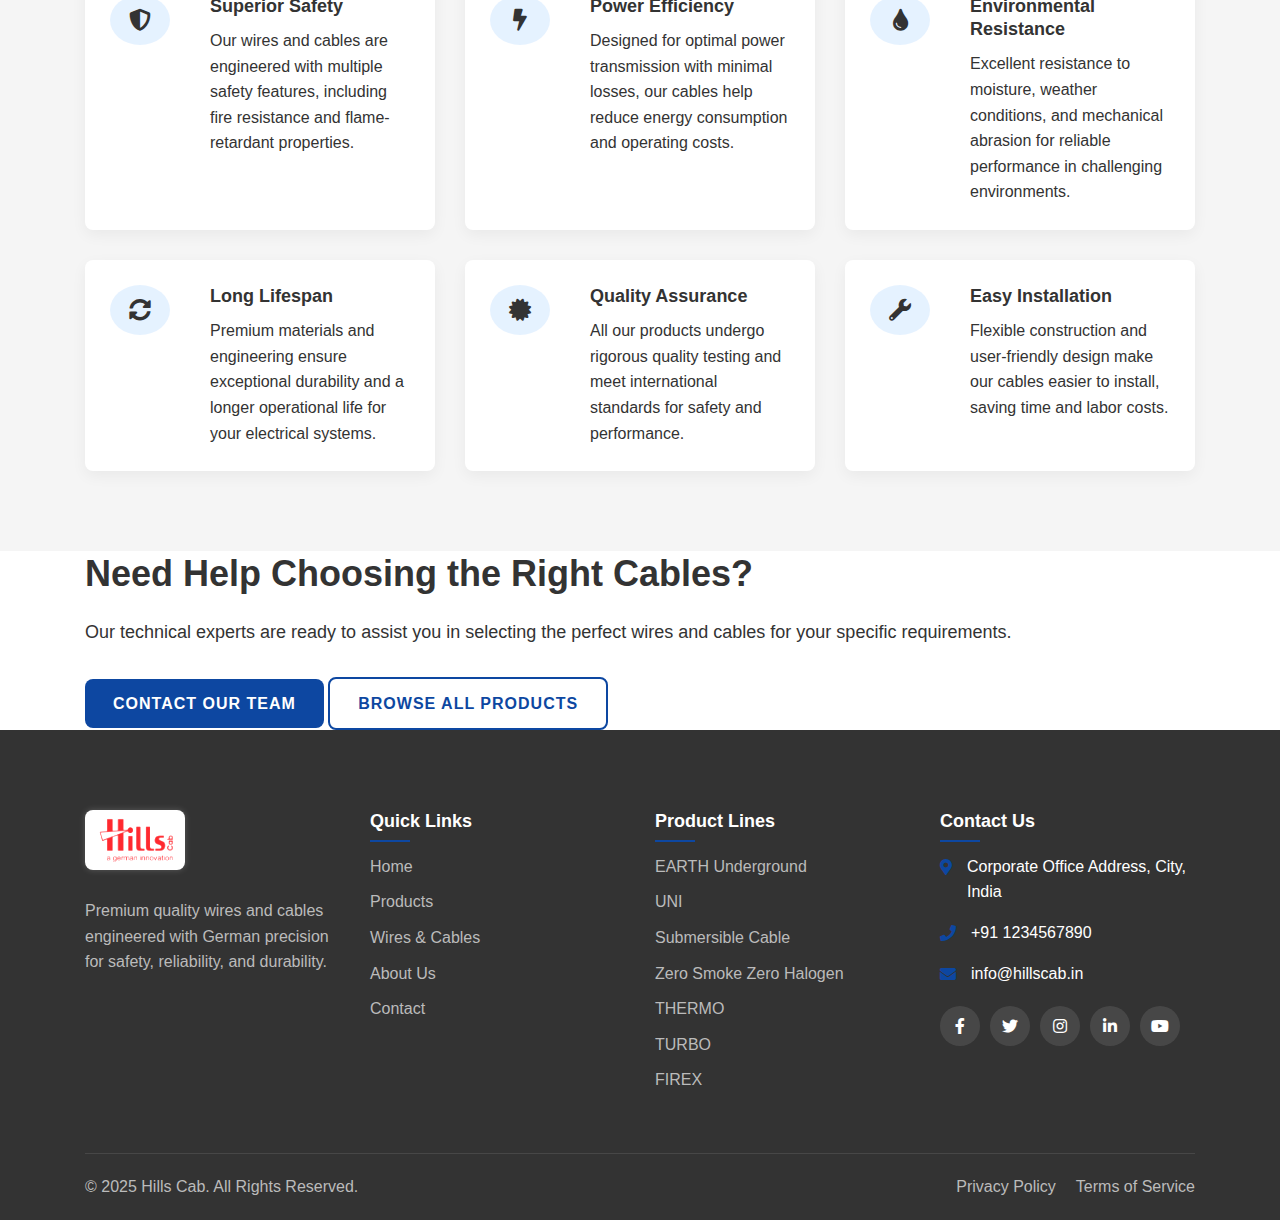
<file: wires-and-cables.html>
<!DOCTYPE html>
<html lang="en">
<head>
    <meta charset="UTF-8">
    <meta name="viewport" content="width=device-width, initial-scale=1.0">
    <title>Wires & Cables - Hills Cab</title>
    <meta name="description" content="Explore Hills Cab's premium range of wires and cables engineered with German precision for safety, reliability, and durability.">
    
    <!-- Favicon -->
    <link rel="icon" href="assets/logo/hills-cab-logo.png" type="image/png">
    
    <!-- CSS Files -->
    <link rel="stylesheet" href="css/styles.css">
    <link rel="stylesheet" href="css/responsive.css">
    
    <!-- Font Awesome -->
    <link rel="stylesheet" href="https://cdnjs.cloudflare.com/ajax/libs/font-awesome/5.15.4/css/all.min.css">
</head>
<body>
    <!-- Header Section -->
    <header class="header" id="header">
        <div class="container">
            <div class="header-content">
                <div class="logo">
                    <a href="index.html">
                        <div class="logo-img">
                            <img src="assets/logo/hills-cab-logo.png" alt="Hills Cab Logo" class="hills-logo" width="140">
                        </div>
                    </a>
                </div>
                <nav class="nav-menu">
                    <ul class="menu">
                        <li class="menu-item"><a href="index.html">Home</a></li>
                        <li class="menu-item"><a href="products.html">Products</a></li>
                        <li class="menu-item active"><a href="wires-and-cables.html">Wires & Cables</a></li>
                        <li class="menu-item"><a href="about.html">About Us</a></li>
                        <li class="menu-item"><a href="contact.html">Contact</a></li>
                    </ul>
                </nav>
                <div class="mobile-menu-toggle" id="mobile-menu-toggle">
                    <span></span>
                    <span></span>
                    <span></span>
                </div>
            </div>
        </div>
    </header>

    <!-- Mobile Menu -->
    <div class="mobile-menu" id="mobile-menu">
        <ul class="mobile-menu-items">
            <li class="mobile-menu-item"><a href="index.html">Home</a></li>
            <li class="mobile-menu-item"><a href="products.html">Products</a></li>
            <li class="mobile-menu-item active"><a href="wires-and-cables.html">Wires & Cables</a></li>
            <li class="mobile-menu-item"><a href="about.html">About Us</a></li>
            <li class="mobile-menu-item"><a href="contact.html">Contact</a></li>
        </ul>
    </div>

    <!-- Page Header -->
    <section class="page-header">
        <div class="container">
            <h1 class="page-title">Wires & Cables</h1>
            <div class="breadcrumb">
                <a href="index.html">Home</a>
                <span class="separator">/</span>
                <span class="current">Wires & Cables</span>
            </div>
        </div>
    </section>

    <!-- Wires and Cables Introduction Section -->
    <section class="section-intro">
        <div class="container">
            <div class="section-header">
                <h2 class="section-title">Hills Cab Premium Wires & Cables</h2>
                <p class="section-subtitle">German engineered for superior performance and reliability</p>
            </div>
            <div class="intro-content">
                <p>At Hills Cab, we produce a comprehensive range of high-quality wires and cables that meet the most demanding standards. Our products are developed with German engineering precision and manufactured with strict quality control to ensure maximum safety, durability, and performance in every application.</p>
                <p>From flexible multi-core cables to specialized submersible cables for underwater applications, we have solutions for all your electrical connectivity needs.</p>
            </div>
        </div>
    </section>

    <!-- Wires and Cables Products Section -->
    <section class="wires-cables-section">
        <div class="container">
            <div class="section-header">
                <h2 class="section-title">Hills Cab Wires & Cables</h2>
                <p class="section-subtitle">Quality, safety, and reliability for all electrical applications</p>
            </div>
            
            <div class="category-filter">
                <button class="filter-btn active" data-filter="all">All Types</button>
                <button class="filter-btn" data-filter="power">Power Cables</button>
                <button class="filter-btn" data-filter="fire">Fire Resistant</button>
                <button class="filter-btn" data-filter="submersible">Submersible</button>
                <button class="filter-btn" data-filter="specialized">Specialized</button>
            </div>

            <div class="products-grid">
                <!-- Product 1: FIREX Cable -->
                <div class="product-card" data-category="power fire">
                    <div class="product-image">
                        <img src="attached_assets/IMG-20250429-WA0014.jpg" alt="FIREX Triple Layered FR Cable" class="full-width-img">
                    </div>
                    <div class="product-content">
                        <h3 class="product-title">FIREX Triple Layered FR Cable</h3>
                        <p class="product-description">India's only triple layered wire with TRICARE technology. Wires that keep your home safe & secure.</p>
                        <div class="product-features">
                            <span class="feature-tag">ETM Technology</span>
                            <span class="feature-tag">Triple Layer</span>
                            <span class="feature-tag">Fire Resistant</span>
                        </div>
                        <a href="product-details.html?type=firex" class="btn btn-primary">View Details</a>
                    </div>
                </div>

                <!-- Product 2: THERMO Fire Retardant Cable -->
                <div class="product-card" data-category="fire specialized">
                    <div class="product-image">
                        <img src="attached_assets/IMG-20250429-WA0018.jpg" alt="THERMO Fire Retardant Low Smoke Wire" class="full-width-img">
                    </div>
                    <div class="product-content">
                        <h3 class="product-title">THERMO Fire Retardant Low Smoke Wire</h3>
                        <p class="product-description">India's first fire retardant low smoke technology wire with world class protection. Keeps your home safe & secure.</p>
                        <div class="product-features">
                            <span class="feature-tag">Fire Retardant</span>
                            <span class="feature-tag">Low Smoke</span>
                            <span class="feature-tag">World Class Protection</span>
                        </div>
                        <a href="product-details.html?type=thermo" class="btn btn-primary">View Details</a>
                    </div>
                </div>

                <!-- Product 3: UNI Double Layer Twisted Cable -->
                <div class="product-card" data-category="power specialized">
                    <div class="product-image">
                        <img src="attached_assets/IMG-20250429-WA0020.jpg" alt="UNI Double Layer Twisted Cable" class="full-width-img">
                    </div>
                    <div class="product-content">
                        <h3 class="product-title">UNI Double Layer Twisted Cable</h3>
                        <p class="product-description">The greatest fusion of technology. Fire save protection with double 2x layer twisted cables for power saving.</p>
                        <div class="product-features">
                            <span class="feature-tag">Double Layer</span>
                            <span class="feature-tag">Twisted Cable</span>
                            <span class="feature-tag">Power Saving</span>
                        </div>
                        <a href="product-details.html?type=uni" class="btn btn-primary">View Details</a>
                    </div>
                </div>

                <!-- Product 4: TURBO Zero Smoke Zero Halogen Cable -->
                <div class="product-card" data-category="fire specialized">
                    <div class="product-image">
                        <img src="attached_assets/IMG-20250429-WA0023.jpg" alt="TURBO Zero Smoke Zero Halogen Wire" class="full-width-img">
                    </div>
                    <div class="product-content">
                        <h3 class="product-title">TURBO Zero Smoke Zero Halogen Wire</h3>
                        <p class="product-description">India's only zero smoke zero halogen technology with ETM technology. Switch to HillsCab wires for home safety.</p>
                        <div class="product-features">
                            <span class="feature-tag">Zero Smoke</span>
                            <span class="feature-tag">Zero Halogen</span>
                            <span class="feature-tag">ETM Technology</span>
                        </div>
                        <a href="product-details.html?type=turbo" class="btn btn-primary">View Details</a>
                    </div>
                </div>

                <!-- Product 5: Agro Submersible Cable -->
                <div class="product-card" data-category="submersible power">
                    <div class="product-image">
                        <img src="attached_assets/IMG-20250429-WA0017.jpg" alt="Agro Submersible Cable" class="full-width-img">
                    </div>
                    <div class="product-content">
                        <h3 class="product-title">Agro Submersible Cable</h3>
                        <p class="product-description">PVC 3 core protection submersible cables, specially designed for pump connections and industrial applications.</p>
                        <div class="product-features">
                            <span class="feature-tag">PVC 3 Core</span>
                            <span class="feature-tag">Water Resistant</span>
                            <span class="feature-tag">Industrial Grade</span>
                        </div>
                        <a href="product-details.html?type=agrohub" class="btn btn-primary">View Details</a>
                    </div>
                </div>

                <!-- Product 6: XLPE Insulated Submersible Cable -->
                <div class="product-card" data-category="submersible power">
                    <div class="product-image">
                        <img src="attached_assets/IMG-20250429-WA0021.jpg" alt="XLPE Insulated Submersible Cable" class="full-width-img">
                    </div>
                    <div class="product-content">
                        <h3 class="product-title">XLPE Insulated Submersible Cable</h3>
                        <p class="product-description">World's best flexible cables with mechanical protection. 3 core flat XLPE & PVC insulated cables for agricultural applications.</p>
                        <div class="product-features">
                            <span class="feature-tag">XLPE Insulated</span>
                            <span class="feature-tag">PVC Sheathed</span>
                            <span class="feature-tag">3 Core Flat</span>
                        </div>
                        <a href="product-details.html?type=submersible-xlpe" class="btn btn-primary">View Details</a>
                    </div>
                </div>
            </div>
        </div>
    </section>

    <!-- Technical Specifications Section -->
    <section class="technical-specifications-section">
        <div class="container">
            <div class="section-header">
                <h2 class="section-title">Technical Specifications</h2>
                <p class="section-subtitle">Precision-engineered for optimal performance</p>
            </div>
            
            <div class="specs-tabs">
                <div class="tabs-nav">
                    <button class="tab-btn active" data-tab="power-cables">Power Cables</button>
                    <button class="tab-btn" data-tab="submersible-cables">Submersible Cables</button>
                    <button class="tab-btn" data-tab="specialized-cables">Specialized Cables</button>
                </div>
                
                <div class="tab-pane active" id="power-cables">
                    <div class="specs-table-wrapper">
                        <table class="specs-table">
                            <thead>
                                <tr>
                                    <th>Specification</th>
                                    <th>Details</th>
                                </tr>
                            </thead>
                            <tbody>
                                <tr>
                                    <td>Conductor Material</td>
                                    <td>99.5% Pure Electrolytic Grade Copper</td>
                                </tr>
                                <tr>
                                    <td>Insulation Type</td>
                                    <td>XLPE or PVC</td>
                                </tr>
                                <tr>
                                    <td>Temperature Rating</td>
                                    <td>-10°C to +70°C</td>
                                </tr>
                                <tr>
                                    <td>Voltage Rating</td>
                                    <td>650/1100V</td>
                                </tr>
                                <tr>
                                    <td>Core Options</td>
                                    <td>Single Core, Multi Core</td>
                                </tr>
                                <tr>
                                    <td>Fire Retardant</td>
                                    <td>Yes (FR Grade)</td>
                                </tr>
                            </tbody>
                        </table>
                    </div>
                </div>
                
                <div class="tab-pane" id="submersible-cables">
                    <div class="specs-table-wrapper">
                        <table class="specs-table">
                            <thead>
                                <tr>
                                    <th>Specification</th>
                                    <th>Details</th>
                                </tr>
                            </thead>
                            <tbody>
                                <tr>
                                    <td>Conductor Material</td>
                                    <td>99.5% Pure Electrolytic Grade Copper</td>
                                </tr>
                                <tr>
                                    <td>Insulation Type</td>
                                    <td>XLPE with PVC Sheathing</td>
                                </tr>
                                <tr>
                                    <td>Water Resistance</td>
                                    <td>Excellent</td>
                                </tr>
                                <tr>
                                    <td>Core Configuration</td>
                                    <td>3 Core Flat</td>
                                </tr>
                                <tr>
                                    <td>Protection Layers</td>
                                    <td>3-5 Layers</td>
                                </tr>
                                <tr>
                                    <td>Applications</td>
                                    <td>Submersible Pumps, Agricultural, Industrial</td>
                                </tr>
                            </tbody>
                        </table>
                    </div>
                </div>
                
                <div class="tab-pane" id="specialized-cables">
                    <div class="specs-table-wrapper">
                        <table class="specs-table">
                            <thead>
                                <tr>
                                    <th>Specification</th>
                                    <th>Details</th>
                                </tr>
                            </thead>
                            <tbody>
                                <tr>
                                    <td>Co-Axial Cable</td>
                                    <td>RG 6F, Q.75, Low Attenuation Values</td>
                                </tr>
                                <tr>
                                    <td>Flex Cable</td>
                                    <td>High Insulation Resistance, Specially Formulated PVC Sheathing</td>
                                </tr>
                                <tr>
                                    <td>Signal Loss</td>
                                    <td>Minimal Signal Quality Loss</td>
                                </tr>
                                <tr>
                                    <td>Bandwidth</td>
                                    <td>High Bandwidth for Digital Signals</td>
                                </tr>
                                <tr>
                                    <td>Mechanical Properties</td>
                                    <td>Excellent Mechanical Abrasion Resistance</td>
                                </tr>
                                <tr>
                                    <td>Quality Standards</td>
                                    <td>Highest Quality Standards (FIA TAG)</td>
                                </tr>
                            </tbody>
                        </table>
                    </div>
                </div>
            </div>
        </div>
    </section>

    <!-- Benefits Section -->
    <section class="benefits-section">
        <div class="container">
            <div class="section-header">
                <h2 class="section-title">Benefits of Hills Cab Wires & Cables</h2>
                <p class="section-subtitle">Why our wires and cables outperform the competition</p>
            </div>
            
            <div class="benefits-grid">
                <div class="benefit-card">
                    <div class="benefit-icon">
                        <i class="fas fa-shield-alt"></i>
                    </div>
                    <div class="benefit-content">
                        <h3 class="benefit-title">Superior Safety</h3>
                        <p class="benefit-description">Our wires and cables are engineered with multiple safety features, including fire resistance and flame-retardant properties.</p>
                    </div>
                </div>
                
                <div class="benefit-card">
                    <div class="benefit-icon">
                        <i class="fas fa-bolt"></i>
                    </div>
                    <div class="benefit-content">
                        <h3 class="benefit-title">Power Efficiency</h3>
                        <p class="benefit-description">Designed for optimal power transmission with minimal losses, our cables help reduce energy consumption and operating costs.</p>
                    </div>
                </div>
                
                <div class="benefit-card">
                    <div class="benefit-icon">
                        <i class="fas fa-tint"></i>
                    </div>
                    <div class="benefit-content">
                        <h3 class="benefit-title">Environmental Resistance</h3>
                        <p class="benefit-description">Excellent resistance to moisture, weather conditions, and mechanical abrasion for reliable performance in challenging environments.</p>
                    </div>
                </div>
                
                <div class="benefit-card">
                    <div class="benefit-icon">
                        <i class="fas fa-sync-alt"></i>
                    </div>
                    <div class="benefit-content">
                        <h3 class="benefit-title">Long Lifespan</h3>
                        <p class="benefit-description">Premium materials and engineering ensure exceptional durability and a longer operational life for your electrical systems.</p>
                    </div>
                </div>
                
                <div class="benefit-card">
                    <div class="benefit-icon">
                        <i class="fas fa-certificate"></i>
                    </div>
                    <div class="benefit-content">
                        <h3 class="benefit-title">Quality Assurance</h3>
                        <p class="benefit-description">All our products undergo rigorous quality testing and meet international standards for safety and performance.</p>
                    </div>
                </div>
                
                <div class="benefit-card">
                    <div class="benefit-icon">
                        <i class="fas fa-wrench"></i>
                    </div>
                    <div class="benefit-content">
                        <h3 class="benefit-title">Easy Installation</h3>
                        <p class="benefit-description">Flexible construction and user-friendly design make our cables easier to install, saving time and labor costs.</p>
                    </div>
                </div>
            </div>
        </div>
    </section>

    <!-- Call To Action Section -->
    <section class="cta-section">
        <div class="container">
            <div class="cta-content">
                <h2 class="cta-title">Need Help Choosing the Right Cables?</h2>
                <p class="cta-description">Our technical experts are ready to assist you in selecting the perfect wires and cables for your specific requirements.</p>
                <div class="cta-buttons">
                    <a href="contact.html" class="btn btn-primary">Contact Our Team</a>
                    <a href="products.html" class="btn btn-secondary">Browse All Products</a>
                </div>
            </div>
        </div>
    </section>

    <!-- Footer Section -->
    <footer class="footer" id="footer">
        <div class="container">
            <div class="footer-top">
                <div class="footer-column">
                    <div class="footer-logo">
                        <img src="assets/logo/hills-cab-logo.png" alt="Hills Cab Logo" class="hills-logo-footer" width="150">
                    </div>
                    <p class="footer-description">Premium quality wires and cables engineered with German precision for safety, reliability, and durability.</p>
                </div>
                <div class="footer-column">
                    <h3 class="footer-heading">Quick Links</h3>
                    <ul class="footer-links">
                        <li><a href="index.html">Home</a></li>
                        <li><a href="products.html">Products</a></li>
                        <li><a href="wires-and-cables.html">Wires & Cables</a></li>
                        <li><a href="about.html">About Us</a></li>
                        <li><a href="contact.html">Contact</a></li>
                    </ul>
                </div>
                <div class="footer-column">
                    <h3 class="footer-heading">Product Lines</h3>
                    <ul class="footer-links">
                        <li><a href="product-details.html?type=earthx">EARTH Underground</a></li>
                        <li><a href="product-details.html?type=uni">UNI</a></li>
                        <li><a href="product-details.html?type=submersible">Submersible Cable</a></li>
                        <li><a href="product-details.html?type=zero">Zero Smoke Zero Halogen</a></li>
                        <li><a href="product-details.html?type=thermo">THERMO</a></li>
                        <li><a href="product-details.html?type=turbo">TURBO</a></li>
                        <li><a href="product-details.html?type=firex">FIREX</a></li>
                    </ul>
                </div>
                <div class="footer-column">
                    <h3 class="footer-heading">Contact Us</h3>
                    <ul class="footer-contact">
                        <li><i class="fas fa-map-marker-alt"></i> <span>Corporate Office Address, City, India</span></li>
                        <li><i class="fas fa-phone"></i> <span>+91 1234567890</span></li>
                        <li><i class="fas fa-envelope"></i> <span>info@hillscab.in</span></li>
                    </ul>
                    <div class="social-icons">
                        <a href="#" class="social-icon"><i class="fab fa-facebook-f"></i></a>
                        <a href="#" class="social-icon"><i class="fab fa-twitter"></i></a>
                        <a href="#" class="social-icon"><i class="fab fa-instagram"></i></a>
                        <a href="#" class="social-icon"><i class="fab fa-linkedin-in"></i></a>
                        <a href="#" class="social-icon"><i class="fab fa-youtube"></i></a>
                    </div>
                </div>
            </div>
            <div class="footer-bottom">
                <p class="copyright">&copy; 2025 Hills Cab. All Rights Reserved.</p>
                <div class="footer-bottom-links">
                    <a href="#">Privacy Policy</a>
                    <a href="#">Terms of Service</a>
                </div>
            </div>
        </div>
    </footer>

    <!-- JavaScript Files -->
    <script src="js/main.js"></script>
    <script src="js/wires-and-cables.js"></script>
</body>
</html>
</file>
<file: css/responsive.css>
/* 
* Hills Cab - Responsive Stylesheet
* A German Innovation in Wires and Cables
*/

/* ======= Responsive Breakpoints ======= */

/* Large Desktops (1200px and up) */
@media (min-width: 1200px) {
    .container {
        max-width: 1140px;
    }
}

/* Medium Desktops (992px to 1199px) */
@media (max-width: 1199px) {
    .container {
        max-width: 960px;
    }
    
    /* Header */
    .menu-item {
        margin: 0 10px;
    }
    
    /* Hero Section */
    .hero-title {
        font-size: 42px;
    }
    
    /* Features Grid */
    .features-grid {
        grid-template-columns: repeat(2, 1fr);
        gap: 25px;
    }
    
    /* Applications Grid */
    .applications-grid {
        grid-template-columns: repeat(3, 1fr);
    }
    
    /* Product Slider */
    .slide {
        padding: 40px;
    }
    
    .slide-content h3 {
        font-size: 28px;
    }
    
    /* About Section */
    .about-content {
        gap: 30px;
    }
    
    /* Footer */
    .footer-top {
        grid-template-columns: repeat(2, 1fr);
        gap: 40px;
    }
    
    /* Products Grid */
    .products-grid {
        grid-template-columns: repeat(2, 1fr);
    }
    
    /* Technologies Grid */
    .technology-cards {
        grid-template-columns: repeat(2, 1fr);
    }
    
    /* Contact Cards */
    .contact-cards {
        grid-template-columns: repeat(2, 1fr);
    }
    
    /* Locations Grid */
    .locations-grid {
        grid-template-columns: repeat(2, 1fr);
    }
    
    /* Related Products */
    .related-products-grid {
        grid-template-columns: repeat(3, 1fr);
    }
}

/* Tablets (768px to 991px) */
@media (max-width: 991px) {
    .container {
        max-width: 720px;
    }
    
    /* Header */
    .nav-menu {
        display: none;
    }
    
    .mobile-menu-toggle {
        display: flex;
    }
    
    /* Hero Section */
    .hero-title {
        font-size: 36px;
    }
    
    .hero-description {
        font-size: 16px;
    }
    
    /* Features Section */
    .features-grid {
        grid-template-columns: repeat(2, 1fr);
    }
    
    /* Product Slider */
    .slide {
        flex-direction: column;
        padding: 30px;
    }
    
    .slide-content {
        flex: 0 0 100%;
        padding-right: 0;
        margin-bottom: 30px;
        text-align: center;
    }
    
    .slide-image {
        flex: 0 0 100%;
    }
    
    /* About Section */
    .about-content {
        flex-direction: column;
    }
    
    .about-text {
        flex: 0 0 100%;
        order: 2;
    }
    
    .about-image {
        flex: 0 0 100%;
        order: 1;
        margin-bottom: 30px;
    }
    
    .facility-images {
        flex-direction: row;
        flex-wrap: wrap;
        justify-content: center;
        gap: 20px;
    }
    
    .facility-image {
        max-width: 80%;
        margin: 0 auto;
    }
    
    /* CTA Section */
    .cta-wrapper {
        flex-direction: column;
        gap: 30px;
    }
    
    .cta-content {
        text-align: center;
    }
    
    .cta-image {
        max-width: 80%;
        margin: 0 auto;
    }
    
    /* Applications Grid */
    .applications-grid {
        grid-template-columns: repeat(2, 1fr);
    }
    
    /* Footer */
    .footer-top {
        grid-template-columns: 1fr;
        gap: 40px;
    }
    
    .footer-bottom {
        flex-direction: column;
        gap: 20px;
        text-align: center;
    }
    
    .footer-bottom-links {
        justify-content: center;
    }
    
    /* Company Overview */
    .company-overview-content {
        flex-direction: column;
    }
    
    .overview-text {
        flex: 0 0 100%;
        order: 2;
    }
    
    .overview-image {
        flex: 0 0 100%;
        order: 1;
        margin-bottom: 30px;
    }
    
    /* Mission Vision Grid */
    .mission-vision-grid {
        grid-template-columns: 1fr;
        gap: 25px;
    }
    
    /* Quality Commitment */
    .quality-commitment-content {
        flex-direction: column;
    }
    
    .quality-image {
        flex: 0 0 100%;
        margin-bottom: 30px;
    }
    
    .quality-text {
        flex: 0 0 100%;
    }
    
    /* Manufacturing Excellence */
    .manufacturing-content {
        flex-direction: column;
    }
    
    .manufacturing-text {
        flex: 0 0 100%;
        order: 2;
    }
    
    .manufacturing-image {
        flex: 0 0 100%;
        order: 1;
        margin-bottom: 30px;
    }
    
    /* Contact Form Container */
    .contact-form-container {
        flex-direction: column;
    }
    
    .form-text {
        flex: 0 0 100%;
        margin-bottom: 30px;
    }
    
    .contact-form-wrapper {
        flex: 0 0 100%;
    }
    
    /* Dealer Content */
    .dealer-content {
        flex-direction: column;
    }
    
    .dealer-text {
        flex: 0 0 100%;
        order: 2;
    }
    
    .dealer-map {
        flex: 0 0 100%;
        order: 1;
        margin-bottom: 30px;
    }
    
    /* Product Details */
    .product-details-container {
        flex-direction: column;
    }
    
    .product-image-gallery {
        flex: 0 0 100%;
        margin-bottom: 30px;
    }
    
    .product-info {
        flex: 0 0 100%;
    }
    
    /* Product Inquiry */
    .inquiry-content {
        flex-direction: column;
    }
    
    .inquiry-text {
        flex: 0 0 100%;
        margin-bottom: 30px;
    }
    
    .inquiry-form-wrapper {
        flex: 0 0 100%;
    }
    
    /* Benefits Grid */
    .benefits-grid {
        grid-template-columns: repeat(2, 1fr);
    }
}

/* Large Phones (576px to 767px) */
@media (max-width: 767px) {
    .container {
        max-width: 540px;
    }
    
    /* Section Spacing */
    :root {
        --section-spacing: 60px;
    }
    
    /* Hero Section */
    .hero-section {
        height: auto;
        min-height: 500px;
        padding: 60px 0;
    }
    
    .hero-title {
        font-size: 32px;
    }
    
    .hero-buttons {
        flex-direction: column;
        gap: 15px;
    }
    
    .hero-buttons .btn {
        width: 100%;
    }
    
    /* Features Grid */
    .features-grid {
        grid-template-columns: 1fr;
        gap: 20px;
    }
    
    /* Applications Grid */
    .applications-grid {
        grid-template-columns: 1fr;
    }
    
    /* Products Grid */
    .products-grid {
        grid-template-columns: 1fr;
    }
    
    /* Contact Cards */
    .contact-cards {
        grid-template-columns: 1fr;
    }
    
    /* Locations Grid */
    .locations-grid {
        grid-template-columns: 1fr;
    }
    
    /* Contact Form */
    .contact-form {
        grid-template-columns: 1fr;
    }
    
    .form-group.full-width {
        grid-column: span 1;
    }
    
    /* Form Row */
    .form-row {
        flex-direction: column;
        gap: 15px;
    }
    
    /* Product Actions */
    .product-actions {
        flex-direction: column;
        gap: 15px;
    }
    
    .product-actions .btn {
        width: 100%;
    }
    
    /* Related Products */
    .related-products-grid {
        grid-template-columns: repeat(2, 1fr);
    }
    
    /* Benefits Grid */
    .benefits-grid {
        grid-template-columns: 1fr;
    }
    
    /* Technology Cards */
    .technology-cards {
        grid-template-columns: 1fr;
    }
    
    /* Company Highlights */
    .company-highlights {
        grid-template-columns: 1fr;
    }
    
    /* Tabs Navigation */
    .tabs-nav {
        flex-direction: column;
    }
    
    /* Section Headers */
    .section-title {
        font-size: 28px;
    }
    
    .section-subtitle {
        font-size: 16px;
    }
    
    /* Page Header */
    .page-header {
        padding: 80px 0 40px;
    }
    
    .page-title {
        font-size: 32px;
    }
}

/* Small Phones (Up to 575px) */
@media (max-width: 575px) {
    .container {
        width: 100%;
        padding: 0 20px;
    }
    
    /* Header */
    .header-inner {
        height: 70px;
    }
    
    .mobile-menu {
        top: 70px;
    }
    
    /* Hero Section */
    .hero-title {
        font-size: 28px;
    }
    
    /* CTA Section */
    .cta-title {
        font-size: 24px;
    }
    
    .cta-description {
        font-size: 16px;
    }
    
    .facility-image {
        max-width: 95%;
    }
    
    .cta-image {
        max-width: 95%;
    }
    
    /* Product Slider */
    .slide {
        padding: 20px;
    }
    
    .slide-content h3 {
        font-size: 24px;
    }
    
    /* FAQ Question */
    .faq-question h3 {
        font-size: 16px;
    }
    
    /* Product Details */
    .product-name {
        font-size: 28px;
    }
    
    .product-tagline {
        font-size: 18px;
    }
    
    /* Related Products */
    .related-products-grid {
        grid-template-columns: 1fr;
    }
    
    /* Table Overflow */
    .specs-table th, .specs-table td {
        padding: 10px;
        font-size: 14px;
    }
    
    /* Filter Buttons */
    .category-filter {
        flex-wrap: wrap;
    }
    
    /* Cards General Styling */
    .feature-card, 
    .application-card, 
    .product-card,
    .benefit-card, 
    .mission-vision-card, 
    .tech-card, 
    .contact-card, 
    .location-card {
        padding: 20px;
    }
    
    /* Forms Styling */
    .form-group input, 
    .form-group textarea, 
    .form-group select {
        padding: 10px;
    }
    
    .submit-btn {
        padding: 12px;
    }
}
</file>
<file: css/styles.css>
/* 
* Hills Cab - Main Stylesheet
* A German Innovation in Wires and Cables
*/

/* ======= CSS Reset & Base Styles ======= */
* {
    margin: 0;
    padding: 0;
    box-sizing: border-box;
}

:root {
    /* Brand Colors */
    --primary-color: #333333;
    --secondary-color: #666666;
    --accent-color: #0d47a1;
    --white: #ffffff;
    --light-gray: #f5f5f5;
    --medium-gray: #e0e0e0;
    --dark-gray: #666666;
    --black: #333333;
    
    /* Product Colors */
    --earthx-color: #dd2c00;    /* Red */
    --uni-color: #0d47a1;       /* Blue */
    --submersible-color: #388e3c; /* Green */
    --zero-color: #2e7d32;      /* Dark Green */
    --thermo-color: #f9a825;    /* Yellow */
    --turbo-color: #e65100;     /* Orange */
    --firex-color: #c62828;     /* Bright Red */
    
    /* Typography */
    --heading-font: 'Montserrat', sans-serif;
    --body-font: 'Roboto', sans-serif;
    
    /* Spacing */
    --section-spacing: 80px;
    --element-spacing: 30px;
    --container-padding: 15px;
    
    /* Border Radius */
    --border-radius-small: 4px;
    --border-radius-medium: 8px;
    --border-radius-large: 12px;
    
    /* Shadows */
    --shadow-light: 0 2px 10px rgba(0, 0, 0, 0.05);
    --shadow-medium: 0 5px 15px rgba(0, 0, 0, 0.1);
    --shadow-dark: 0 10px 30px rgba(0, 0, 0, 0.15);
    
    /* Transitions */
    --transition-fast: 0.2s ease;
    --transition-normal: 0.3s ease;
    --transition-slow: 0.5s ease;
}

html {
    scroll-behavior: smooth;
}

body {
    font-family: var(--body-font);
    font-size: 16px;
    line-height: 1.6;
    color: var(--black);
    background-color: var(--white);
    overflow-x: hidden;
}

h1, h2, h3, h4, h5, h6 {
    font-family: var(--heading-font);
    font-weight: 700;
    line-height: 1.3;
    margin-bottom: 20px;
    color: var(--primary-color);
}

h1 {
    font-size: 42px;
}

h2 {
    font-size: 36px;
}

h3 {
    font-size: 24px;
}

h4 {
    font-size: 20px;
}

p {
    margin-bottom: 20px;
}

a {
    color: var(--accent-color);
    text-decoration: none;
    transition: color var(--transition-fast);
}

a:hover {
    color: var(--primary-color);
}

ul, ol {
    margin-left: 20px;
    margin-bottom: 20px;
}

img {
    max-width: 100%;
    height: auto;
}

.container {
    width: 100%;
    max-width: 1200px;
    margin: 0 auto;
    padding: 0 var(--container-padding);
}

.section-header {
    text-align: center;
    margin-bottom: 50px;
}

.section-title {
    margin-bottom: 15px;
    position: relative;
    display: inline-block;
}

.section-title::after {
    content: '';
    position: absolute;
    bottom: -10px;
    left: 50%;
    transform: translateX(-50%);
    width: 80px;
    height: 3px;
    background-color: var(--accent-color);
}

.section-subtitle {
    color: var(--dark-gray);
    font-size: 18px;
    max-width: 800px;
    margin: 0 auto;
}

/* ======= Buttons ======= */
.btn {
    display: inline-block;
    padding: 12px 28px;
    border-radius: var(--border-radius-medium);
    font-family: var(--heading-font);
    font-weight: 600;
    text-align: center;
    text-transform: uppercase;
    letter-spacing: 1px;
    cursor: pointer;
    transition: all var(--transition-normal);
    border: none;
    outline: none;
}

.btn-primary {
    background-color: var(--accent-color);
    color: var(--white);
}

.btn-primary:hover {
    background-color: var(--primary-color);
    color: var(--white);
    transform: translateY(-3px);
    box-shadow: var(--shadow-medium);
}

.btn-secondary {
    background-color: transparent;
    color: var(--accent-color);
    border: 2px solid var(--accent-color);
}

.btn-secondary:hover {
    background-color: var(--accent-color);
    color: var(--white);
    transform: translateY(-3px);
    box-shadow: var(--shadow-light);
}

.btn-light {
    background-color: var(--white);
    color: var(--primary-color);
}

.btn-light:hover {
    background-color: var(--light-gray);
    color: var(--accent-color);
    transform: translateY(-3px);
    box-shadow: var(--shadow-light);
}

/* ======= Header & Navigation ======= */
.header {
    position: fixed;
    top: 0;
    left: 0;
    width: 100%;
    z-index: 1000;
    background-color: var(--white);
    box-shadow: var(--shadow-light);
    transition: all var(--transition-normal);
}

.header-inner {
    display: flex;
    justify-content: space-between;
    align-items: center;
    height: 80px;
}

.logo {
    display: flex;
    align-items: center;
}

.logo-img {
    width: auto;
    height: 60px;
    display: flex;
    align-items: center;
}

.hills-logo {
    max-height: 50px;
    width: auto;
    transition: transform 0.3s ease;
}

.logo-img:hover .hills-logo {
    transform: scale(1.05);
}

.nav-menu {
    display: flex;
}

.menu {
    display: flex;
    list-style: none;
    margin: 0;
}

.menu-item {
    margin: 0 15px;
    position: relative;
}

.menu-item a {
    color: var(--primary-color);
    font-family: var(--heading-font);
    font-weight: 500;
    font-size: 16px;
    text-transform: uppercase;
    transition: color var(--transition-fast);
}

.menu-item a:hover {
    color: var(--accent-color);
}

.menu-item.active a {
    color: var(--accent-color);
    font-weight: 600;
}

.menu-item.active::after {
    content: '';
    position: absolute;
    bottom: -5px;
    left: 0;
    width: 100%;
    height: 2px;
    background-color: var(--accent-color);
}

.mobile-menu-toggle {
    display: none;
    flex-direction: column;
    justify-content: space-between;
    width: 30px;
    height: 21px;
    cursor: pointer;
}

.mobile-menu-toggle span {
    display: block;
    width: 100%;
    height: 3px;
    background-color: var(--primary-color);
    transition: all var(--transition-normal);
}

.mobile-menu {
    display: none;
    position: fixed;
    top: 80px;
    left: 0;
    width: 100%;
    background-color: var(--white);
    padding: 20px;
    box-shadow: var(--shadow-medium);
    transform: translateY(-100%);
    transition: transform var(--transition-normal);
    z-index: 999;
}

.mobile-menu.show {
    transform: translateY(0);
}

.mobile-menu-items {
    list-style: none;
    margin: 0;
}

.mobile-menu-item {
    margin: 15px 0;
}

.mobile-menu-item a {
    color: var(--primary-color);
    font-family: var(--heading-font);
    font-weight: 500;
    font-size: 18px;
    text-transform: uppercase;
}

.mobile-menu-item.active a {
    color: var(--accent-color);
    font-weight: 600;
}

/* ======= Hero Section ======= */
.hero-section {
    position: relative;
    height: 100vh;
    min-height: 600px;
    display: flex;
    align-items: center;
    margin-top: 80px;
    overflow: hidden;
}

.hero-content {
    position: relative;
    z-index: 2;
    max-width: 600px;
}

.hero-title {
    font-size: 48px;
    margin-bottom: 20px;
    color: var(--white);
    text-shadow: 0 2px 10px rgba(0, 0, 0, 0.2);
}

.hero-title span {
    color: var(--earthx-color);
    display: block;
    font-weight: 700;
}

.hero-description {
    font-size: 18px;
    margin-bottom: 30px;
    color: var(--white);
    text-shadow: 0 2px 5px rgba(0, 0, 0, 0.2);
}

.hero-buttons {
    display: flex;
    gap: 15px;
}

.hero-image {
    position: absolute;
    top: 0;
    left: 0;
    right: 0;
    bottom: 0;
    background-image: url(../assets/hero-bg.svg);
    background-size: cover;
    background-position: center;
    z-index: 1;
}

.hero-overlay {
    position: absolute;
    top: 0;
    left: 0;
    right: 0;
    bottom: 0;
    background: linear-gradient(to right, rgba(0, 0, 0, 0.7), rgba(0, 0, 0, 0.3));
    z-index: 1;
}

/* ======= Features Section ======= */
.features-section {
    padding: var(--section-spacing) 0;
    background-color: var(--white);
}

.features-grid {
    display: grid;
    grid-template-columns: repeat(4, 1fr);
    gap: 30px;
}

.feature-card {
    background-color: var(--white);
    border-radius: var(--border-radius-medium);
    padding: 30px;
    text-align: center;
    box-shadow: var(--shadow-light);
    transition: all var(--transition-normal);
}

.feature-card:hover {
    transform: translateY(-10px);
    box-shadow: var(--shadow-medium);
}

.feature-icon {
    width: 70px;
    height: 70px;
    display: flex;
    align-items: center;
    justify-content: center;
    margin: 0 auto 20px;
    font-size: 32px;
    color: var(--accent-color);
    background-color: var(--light-gray);
    border-radius: 50%;
    transition: all var(--transition-normal);
}

.feature-card:hover .feature-icon {
    background-color: var(--accent-color);
    color: var(--white);
}

.feature-title {
    font-size: 20px;
    margin-bottom: 15px;
}

.feature-description {
    color: var(--dark-gray);
    margin-bottom: 0;
}

/* ======= Products Showcase Section ======= */
.products-showcase-section {
    padding: var(--section-spacing) 0;
    background-color: var(--light-gray);
}

.product-slider {
    position: relative;
    margin-top: 50px;
}

.slider-container {
    overflow: hidden;
    position: relative;
    margin: 0 40px;
}

.slider-track {
    display: flex;
    transition: transform var(--transition-slow);
}

.slide {
    flex: 0 0 100%;
    display: flex;
    align-items: center;
    justify-content: space-between;
    padding: 50px;
    border-radius: var(--border-radius-large);
    color: var(--white);
}

.slide-content {
    flex: 0 0 50%;
    padding-right: 30px;
}

.slide-content h3 {
    font-size: 32px;
    margin-bottom: 15px;
    color: var(--white);
}

.slide-content p {
    font-size: 18px;
    margin-bottom: 20px;
    opacity: 0.9;
}

.product-features {
    list-style: none;
    margin: 0 0 30px 0;
}

.product-features li {
    margin-bottom: 10px;
    display: flex;
    align-items: center;
}

.product-features li i {
    margin-right: 10px;
    color: var(--white);
}

.slide-image {
    flex: 0 0 50%;
    display: flex;
    justify-content: center;
    align-items: center;
}

.slider-controls {
    display: flex;
    justify-content: center;
    align-items: center;
    margin-top: 30px;
}

.slider-btn {
    background-color: var(--white);
    color: var(--primary-color);
    width: 40px;
    height: 40px;
    border-radius: 50%;
    display: flex;
    align-items: center;
    justify-content: center;
    cursor: pointer;
    border: none;
    box-shadow: var(--shadow-light);
    transition: all var(--transition-normal);
    margin: 0 10px;
}

.slider-btn:hover {
    background-color: var(--accent-color);
    color: var(--white);
    box-shadow: var(--shadow-medium);
}

.slider-dots {
    display: flex;
    justify-content: center;
    align-items: center;
}

.slider-dot {
    width: 10px;
    height: 10px;
    border-radius: 50%;
    background-color: var(--medium-gray);
    margin: 0 5px;
    cursor: pointer;
    transition: all var(--transition-normal);
}

.slider-dot.active {
    background-color: var(--accent-color);
    width: 12px;
    height: 12px;
}

/* ======= About Section ======= */
.about-section {
    padding: var(--section-spacing) 0;
    background-color: var(--white);
}

.about-content {
    display: flex;
    align-items: center;
    gap: 50px;
}

.about-text {
    flex: 0 0 60%;
}

.about-image {
    flex: 0 0 40%;
    display: flex;
    flex-direction: column;
    justify-content: center;
    align-items: center;
}

.facility-images {
    display: flex;
    flex-direction: column;
    gap: 20px;
    align-items: center;
}

.facility-image {
    position: relative;
    border-radius: var(--border-radius-medium);
    overflow: hidden;
    box-shadow: var(--shadow-medium);
    transition: transform 0.3s ease;
}

.facility-image:hover {
    transform: scale(1.02);
}

.facility-image img {
    width: 100%;
    height: auto;
    display: block;
}

.facility-caption {
    position: absolute;
    bottom: 0;
    left: 0;
    right: 0;
    background-color: rgba(0, 0, 0, 0.7);
    color: white;
    padding: 8px 12px;
    font-size: 14px;
    text-align: center;
    font-weight: 500;
}

.quality-badge {
    transition: all var(--transition-normal);
}

.quality-badge:hover {
    transform: rotate(5deg) scale(1.05);
}

.company-highlights {
    display: grid;
    grid-template-columns: repeat(2, 1fr);
    gap: 20px;
    margin-top: 30px;
}

.highlight-item {
    display: flex;
    align-items: center;
    gap: 15px;
}

.highlight-icon {
    width: 50px;
    height: 50px;
    background-color: var(--light-gray);
    border-radius: 50%;
    display: flex;
    align-items: center;
    justify-content: center;
    color: var(--accent-color);
    font-size: 20px;
}

.highlight-title {
    margin-bottom: 5px;
    font-size: 16px;
    color: var(--dark-gray);
}

.highlight-info {
    font-size: 20px;
    font-weight: 700;
    margin-bottom: 0;
}

/* ======= Applications Section ======= */
.applications-section {
    padding: var(--section-spacing) 0;
    background-color: var(--light-gray);
}

.applications-grid {
    display: grid;
    grid-template-columns: repeat(3, 1fr);
    gap: 30px;
}

.application-card {
    background-color: var(--white);
    border-radius: var(--border-radius-medium);
    padding: 30px;
    text-align: center;
    box-shadow: var(--shadow-light);
    transition: all var(--transition-normal);
}

.application-card:hover {
    transform: translateY(-10px);
    box-shadow: var(--shadow-medium);
}

.application-icon {
    width: 70px;
    height: 70px;
    display: flex;
    align-items: center;
    justify-content: center;
    margin: 0 auto 20px;
    font-size: 32px;
    color: var(--accent-color);
    background-color: var(--light-gray);
    border-radius: 50%;
    transition: all var(--transition-normal);
}

.application-card:hover .application-icon {
    background-color: var(--accent-color);
    color: var(--white);
}

.application-title {
    font-size: 20px;
    margin-bottom: 15px;
}

.application-description {
    color: var(--dark-gray);
    margin-bottom: 0;
}

/* ======= Contact CTA Section ======= */
.contact-cta-section {
    padding: 80px 0;
    background-color: var(--light-gray);
    color: var(--dark-gray);
}

.cta-wrapper {
    display: flex;
    align-items: center;
    gap: 40px;
}

.cta-content {
    flex: 1;
    text-align: left;
}

.cta-title {
    font-size: 36px;
    margin-bottom: 20px;
    color: var(--primary-color);
}

.cta-description {
    font-size: 18px;
    margin-bottom: 30px;
}

.contact-cta-section .btn-primary {
    background-color: var(--accent-color);
    color: var(--white);
}

.contact-cta-section .btn-primary:hover {
    background-color: var(--primary-color);
    color: var(--white);
}

.cta-image {
    flex: 1;
    position: relative;
    border-radius: var(--border-radius-medium);
    overflow: hidden;
    box-shadow: var(--shadow-medium);
}

.cta-image img {
    width: 100%;
    height: auto;
    display: block;
    transition: transform 0.5s ease;
}

.cta-wrapper:hover .cta-image img {
    transform: scale(1.05);
}

.cta-image-overlay {
    position: absolute;
    bottom: 0;
    left: 0;
    right: 0;
    background-color: rgba(0, 0, 0, 0.7);
    padding: 15px;
    color: white;
    text-align: center;
    font-weight: 500;
}

/* ======= Footer Section ======= */
.footer {
    background-color: var(--primary-color);
    color: var(--white);
    padding-top: 80px;
}

.footer-top {
    display: grid;
    grid-template-columns: repeat(4, 1fr);
    gap: 30px;
    margin-bottom: 50px;
}

.footer-logo {
    margin-bottom: 20px;
}

.hills-logo-footer {
    max-height: 60px;
    width: auto;
    filter: brightness(1.2) drop-shadow(0 0 3px rgba(255, 255, 255, 0.2));
    background-color: white;
    border-radius: 8px;
    padding: 5px;
}

.footer-description {
    color: #bbb;
    margin-bottom: 20px;
}

.footer-heading {
    color: var(--white);
    margin-bottom: 20px;
    font-size: 18px;
    position: relative;
}

.footer-heading::after {
    content: '';
    position: absolute;
    bottom: -8px;
    left: 0;
    width: 40px;
    height: 2px;
    background-color: var(--accent-color);
}

.footer-links {
    list-style: none;
    margin: 0;
}

.footer-links li {
    margin-bottom: 10px;
}

.footer-links a {
    color: #bbb;
    transition: color var(--transition-fast);
}

.footer-links a:hover {
    color: var(--white);
}

.footer-contact {
    list-style: none;
    margin: 0 0 20px 0;
}

.footer-contact li {
    margin-bottom: 15px;
    display: flex;
    align-items: flex-start;
}

.footer-contact li i {
    margin-right: 15px;
    color: var(--accent-color);
    margin-top: 5px;
}

.social-icons {
    display: flex;
    gap: 10px;
}

.social-icon {
    width: 40px;
    height: 40px;
    border-radius: 50%;
    background-color: rgba(255, 255, 255, 0.1);
    display: flex;
    align-items: center;
    justify-content: center;
    color: var(--white);
    transition: all var(--transition-normal);
}

.social-icon:hover {
    background-color: var(--accent-color);
    color: var(--white);
    transform: translateY(-3px);
}

.footer-bottom {
    border-top: 1px solid rgba(255, 255, 255, 0.1);
    padding: 20px 0;
    display: flex;
    justify-content: space-between;
    align-items: center;
}

.copyright {
    color: #bbb;
    margin-bottom: 0;
}

.footer-bottom-links {
    display: flex;
    gap: 20px;
}

.footer-bottom-links a {
    color: #bbb;
}

.footer-bottom-links a:hover {
    color: var(--white);
}

/* ======= Page Header ======= */
.page-header {
    background-color: var(--light-gray);
    padding: 100px 0 50px;
    text-align: center;
    margin-bottom: 60px;
}

.page-title {
    margin-bottom: 15px;
}

.breadcrumb {
    display: flex;
    justify-content: center;
    align-items: center;
    gap: 10px;
}

.breadcrumb a {
    color: var(--accent-color);
}

.breadcrumb .current {
    color: var(--dark-gray);
}

.separator {
    color: var(--dark-gray);
}

/* ======= Product Categories Section ======= */
.product-categories-section {
    padding: var(--section-spacing) 0;
}

.category-filter {
    display: flex;
    justify-content: center;
    margin-bottom: 40px;
    flex-wrap: wrap;
    gap: 10px;
}

.filter-btn {
    padding: 10px 20px;
    background-color: var(--light-gray);
    color: var(--primary-color);
    border: none;
    border-radius: var(--border-radius-small);
    cursor: pointer;
    font-family: var(--heading-font);
    font-weight: 500;
    transition: all var(--transition-normal);
}

.filter-btn:hover, .filter-btn.active {
    background-color: var(--accent-color);
    color: var(--white);
}

.products-grid {
    display: grid;
    grid-template-columns: repeat(3, 1fr);
    gap: 30px;
}

.product-card {
    background-color: var(--white);
    border-radius: var(--border-radius-medium);
    overflow: hidden;
    box-shadow: var(--shadow-light);
    transition: all var(--transition-normal);
}

.product-card:hover {
    transform: translateY(-10px);
    box-shadow: var(--shadow-medium);
}

.product-image {
    height: 200px;
    display: flex;
    align-items: center;
    justify-content: center;
}

/* Full width images for product cards */
.full-width-img {
    width: 100%;
    height: 100%;
    object-fit: cover;
    border-radius: 8px 8px 0 0;
}

.product-content {
    padding: 25px;
}

.product-title {
    font-size: 22px;
    margin-bottom: 10px;
}

.product-description {
    color: var(--dark-gray);
    margin-bottom: 15px;
}

.product-features {
    display: flex;
    flex-wrap: wrap;
    gap: 10px;
    margin-bottom: 20px;
}

.feature-tag {
    background-color: var(--light-gray);
    color: var(--primary-color);
    padding: 5px 10px;
    border-radius: var(--border-radius-small);
    font-size: 12px;
    font-weight: 500;
}

/* ======= Technical Specifications Section ======= */
.technical-specifications-section {
    padding: var(--section-spacing) 0;
    background-color: var(--light-gray);
}

.specs-tabs {
    background-color: var(--white);
    border-radius: var(--border-radius-medium);
    box-shadow: var(--shadow-light);
    overflow: hidden;
}

.tabs-nav {
    display: flex;
    background-color: var(--primary-color);
}

.tab-btn {
    flex: 1;
    padding: 15px;
    background-color: transparent;
    color: var(--white);
    border: none;
    cursor: pointer;
    font-family: var(--heading-font);
    font-weight: 500;
    transition: all var(--transition-normal);
}

.tab-btn:hover, .tab-btn.active {
    background-color: var(--accent-color);
}

.tab-pane {
    display: none;
    padding: 30px;
}

.tab-pane.active {
    display: block;
}

.specs-table-wrapper {
    overflow-x: auto;
}

.specs-table {
    width: 100%;
    border-collapse: collapse;
}

.specs-table th, .specs-table td {
    padding: 12px 15px;
    text-align: left;
    border-bottom: 1px solid var(--medium-gray);
}

.specs-table th {
    background-color: var(--light-gray);
    font-weight: 600;
    color: var(--primary-color);
}

.specs-table tr:last-child td {
    border-bottom: none;
}

.specs-table tr:hover td {
    background-color: var(--light-gray);
}

/* ======= Benefits Section ======= */
.benefits-section {
    padding: var(--section-spacing) 0;
}

.benefits-grid {
    display: grid;
    grid-template-columns: repeat(3, 1fr);
    gap: 30px;
}

.benefit-card {
    display: flex;
    align-items: flex-start;
    gap: 20px;
    padding: 25px;
    background-color: var(--white);
    border-radius: var(--border-radius-medium);
    box-shadow: var(--shadow-light);
    transition: all var(--transition-normal);
}

.benefit-card:hover {
    transform: translateY(-5px);
    box-shadow: var(--shadow-medium);
}

.benefit-icon {
    width: 60px;
    height: 60px;
    display: flex;
    align-items: center;
    justify-content: center;
    font-size: 24px;
    color: var(--accent-color);
    background-color: var(--light-gray);
    border-radius: 50%;
    flex-shrink: 0;
}

.benefit-title {
    font-size: 20px;
    margin-bottom: 10px;
}

.benefit-description {
    color: var(--dark-gray);
    margin-bottom: 0;
}

/* ======= Company Overview Section ======= */
.company-overview-section {
    padding: var(--section-spacing) 0;
}

.company-overview-content {
    display: flex;
    align-items: center;
    gap: 50px;
}

.overview-text {
    flex: 0 0 60%;
}

.overview-image {
    flex: 0 0 40%;
    display: flex;
    justify-content: center;
    align-items: center;
}

.overview-description {
    margin-bottom: 20px;
    color: var(--dark-gray);
}

.german-innovation-badge {
    transition: all var(--transition-normal);
}

.german-innovation-badge:hover {
    transform: rotate(5deg) scale(1.05);
}

/* ======= Mission Vision Section ======= */
.mission-vision-section {
    padding: var(--section-spacing) 0;
    background-color: var(--light-gray);
}

.mission-vision-grid {
    display: grid;
    grid-template-columns: repeat(3, 1fr);
    gap: 30px;
}

.mission-vision-card {
    background-color: var(--white);
    border-radius: var(--border-radius-medium);
    padding: 40px 30px;
    text-align: center;
    box-shadow: var(--shadow-light);
    transition: all var(--transition-normal);
}

.mission-vision-card:hover {
    transform: translateY(-10px);
    box-shadow: var(--shadow-medium);
}

.card-icon {
    width: 80px;
    height: 80px;
    display: flex;
    align-items: center;
    justify-content: center;
    margin: 0 auto 25px;
    font-size: 36px;
    color: var(--accent-color);
    background-color: var(--light-gray);
    border-radius: 50%;
    transition: all var(--transition-normal);
}

.mission-vision-card:hover .card-icon {
    background-color: var(--accent-color);
    color: var(--white);
}

.card-title {
    font-size: 24px;
    margin-bottom: 20px;
}

.card-description {
    color: var(--dark-gray);
}

.values-list {
    list-style: none;
    margin: 0;
    text-align: left;
}

.values-list li {
    margin-bottom: 10px;
    display: flex;
    align-items: center;
}

.value-bullet {
    display: inline-block;
    width: 8px;
    height: 8px;
    background-color: var(--accent-color);
    border-radius: 50%;
    margin-right: 10px;
}

/* ======= Quality Commitment Section ======= */
.quality-commitment-section {
    padding: var(--section-spacing) 0;
}

.quality-commitment-content {
    display: flex;
    align-items: center;
    gap: 50px;
}

.quality-image {
    flex: 0 0 40%;
    display: flex;
    justify-content: center;
}

.quality-text {
    flex: 0 0 60%;
}

.quality-features {
    margin-top: 30px;
}

.quality-feature {
    display: flex;
    align-items: flex-start;
    gap: 20px;
    margin-bottom: 25px;
}

.quality-feature:last-child {
    margin-bottom: 0;
}

.feature-icon {
    width: 50px;
    height: 50px;
    display: flex;
    align-items: center;
    justify-content: center;
    font-size: 20px;
    color: var(--accent-color);
    background-color: var(--light-gray);
    border-radius: 50%;
    flex-shrink: 0;
}

.feature-text h4 {
    margin-bottom: 5px;
}

.feature-text p {
    margin-bottom: 0;
    color: var(--dark-gray);
}

/* ======= Technology & Innovation Section ======= */
.technology-innovation-section {
    padding: var(--section-spacing) 0;
    background-color: var(--light-gray);
}

.technology-cards {
    display: grid;
    grid-template-columns: repeat(4, 1fr);
    gap: 30px;
}

.tech-card {
    background-color: var(--white);
    border-radius: var(--border-radius-medium);
    padding: 30px;
    text-align: center;
    box-shadow: var(--shadow-light);
    transition: all var(--transition-normal);
}

.tech-card:hover {
    transform: translateY(-10px);
    box-shadow: var(--shadow-medium);
}

.tech-icon {
    width: 70px;
    height: 70px;
    display: flex;
    align-items: center;
    justify-content: center;
    margin: 0 auto 20px;
    font-size: 32px;
    color: var(--accent-color);
    background-color: var(--light-gray);
    border-radius: 50%;
    transition: all var(--transition-normal);
}

.tech-card:hover .tech-icon {
    background-color: var(--accent-color);
    color: var(--white);
}

.tech-title {
    font-size: 20px;
    margin-bottom: 15px;
}

.tech-description {
    color: var(--dark-gray);
    margin-bottom: 0;
}

/* ======= Manufacturing Excellence Section ======= */
.manufacturing-excellence-section {
    padding: var(--section-spacing) 0;
}

.manufacturing-content {
    display: flex;
    align-items: center;
    gap: 50px;
}

.manufacturing-text {
    flex: 0 0 60%;
}

.manufacturing-image {
    flex: 0 0 40%;
    display: flex;
    justify-content: center;
}

.manufacturing-features {
    margin-top: 30px;
}

.manufacturing-feature {
    display: flex;
    align-items: center;
    gap: 20px;
    margin-bottom: 25px;
}

.manufacturing-feature:last-child {
    margin-bottom: 0;
}

.feature-number {
    width: 40px;
    height: 40px;
    display: flex;
    align-items: center;
    justify-content: center;
    font-size: 18px;
    font-weight: 700;
    color: var(--white);
    background-color: var(--accent-color);
    border-radius: 50%;
    flex-shrink: 0;
}

.feature-info h4 {
    margin-bottom: 5px;
}

.feature-info p {
    margin-bottom: 0;
    color: var(--dark-gray);
}

/* ======= Contact Information Section ======= */
.contact-information-section {
    padding: var(--section-spacing) 0;
}

.contact-cards {
    display: grid;
    grid-template-columns: repeat(4, 1fr);
    gap: 30px;
}

.contact-card {
    background-color: var(--white);
    border-radius: var(--border-radius-medium);
    padding: 30px;
    text-align: center;
    box-shadow: var(--shadow-light);
    transition: all var(--transition-normal);
}

.contact-card:hover {
    transform: translateY(-10px);
    box-shadow: var(--shadow-medium);
}

.card-icon {
    width: 70px;
    height: 70px;
    display: flex;
    align-items: center;
    justify-content: center;
    margin: 0 auto 20px;
    font-size: 32px;
    color: var(--accent-color);
    background-color: var(--light-gray);
    border-radius: 50%;
    transition: all var(--transition-normal);
}

.contact-card:hover .card-icon {
    background-color: var(--accent-color);
    color: var(--white);
}

.card-title {
    font-size: 20px;
    margin-bottom: 15px;
}

.card-content {
    color: var(--dark-gray);
    margin-bottom: 0;
}

/* ======= Contact Form Section ======= */
.contact-form-section {
    padding: var(--section-spacing) 0;
    background-color: var(--light-gray);
}

.contact-form-container {
    display: flex;
    gap: 50px;
    align-items: flex-start;
}

.form-text {
    flex: 0 0 40%;
}

.form-description {
    color: var(--dark-gray);
    margin-bottom: 30px;
}

.social-connect {
    margin-top: 40px;
}

.social-connect h3 {
    margin-bottom: 15px;
}

.contact-form-wrapper {
    flex: 0 0 60%;
    background-color: var(--white);
    border-radius: var(--border-radius-medium);
    padding: 40px;
    box-shadow: var(--shadow-light);
}

.contact-form {
    display: grid;
    grid-template-columns: repeat(2, 1fr);
    gap: 20px;
}

.form-group {
    margin-bottom: 0;
}

.form-group.full-width {
    grid-column: span 2;
}

.form-group label {
    display: block;
    margin-bottom: 8px;
    font-weight: 500;
    color: var(--primary-color);
}

.form-group .required {
    color: #e53935;
}

.form-group input,
.form-group textarea,
.form-group select {
    width: 100%;
    padding: 12px 15px;
    border: 1px solid var(--medium-gray);
    border-radius: var(--border-radius-small);
    font-family: var(--body-font);
    font-size: 16px;
    color: var(--primary-color);
    transition: border-color var(--transition-normal);
}

.form-group input:focus,
.form-group textarea:focus,
.form-group select:focus {
    outline: none;
    border-color: var(--accent-color);
}

.form-group textarea {
    resize: vertical;
    min-height: 120px;
}

.submit-btn {
    width: 100%;
    font-size: 16px;
    padding: 15px;
}

.submit-btn i {
    margin-right: 8px;
}

/* ======= Locations Section ======= */
.locations-section {
    padding: var(--section-spacing) 0;
}

.locations-grid {
    display: grid;
    grid-template-columns: repeat(4, 1fr);
    gap: 30px;
}

.location-card {
    background-color: var(--white);
    border-radius: var(--border-radius-medium);
    padding: 30px;
    text-align: center;
    box-shadow: var(--shadow-light);
    transition: all var(--transition-normal);
}

.location-card:hover {
    transform: translateY(-10px);
    box-shadow: var(--shadow-medium);
}

.location-icon {
    width: 70px;
    height: 70px;
    display: flex;
    align-items: center;
    justify-content: center;
    margin: 0 auto 20px;
    font-size: 32px;
    color: var(--accent-color);
    background-color: var(--light-gray);
    border-radius: 50%;
    transition: all var(--transition-normal);
}

.location-card:hover .location-icon {
    background-color: var(--accent-color);
    color: var(--white);
}

.location-title {
    font-size: 20px;
    margin-bottom: 15px;
}

.location-address {
    color: var(--dark-gray);
    margin-bottom: 15px;
}

.location-phone {
    display: inline-flex;
    align-items: center;
    color: var(--accent-color);
    font-weight: 500;
}

.location-phone i {
    margin-right: 8px;
}

/* ======= Dealer Network Section ======= */
.dealer-network-section {
    padding: var(--section-spacing) 0;
    background-color: var(--light-gray);
}

.dealer-content {
    display: flex;
    align-items: center;
    gap: 50px;
}

.dealer-text {
    flex: 0 0 60%;
}

.dealer-map {
    flex: 0 0 40%;
    display: flex;
    justify-content: center;
}

.dealer-locator-form {
    margin-top: 30px;
    background-color: var(--white);
    border-radius: var(--border-radius-medium);
    padding: 30px;
    box-shadow: var(--shadow-light);
}

.form-row {
    display: flex;
    gap: 20px;
    margin-bottom: 20px;
}

.form-row .form-group {
    flex: 1;
}

/* ======= FAQ Section ======= */
.faq-section {
    padding: var(--section-spacing) 0;
}

.faq-accordion {
    max-width: 800px;
    margin: 0 auto;
}

.faq-item {
    margin-bottom: 15px;
    border-radius: var(--border-radius-medium);
    box-shadow: var(--shadow-light);
    overflow: hidden;
}

.faq-question {
    background-color: var(--white);
    padding: 20px;
    display: flex;
    justify-content: space-between;
    align-items: center;
    cursor: pointer;
    transition: background-color var(--transition-normal);
}

.faq-question h3 {
    margin-bottom: 0;
    font-size: 18px;
}

.faq-toggle {
    display: flex;
    align-items: center;
    justify-content: center;
    width: 24px;
    height: 24px;
    transition: transform var(--transition-normal);
}

.faq-answer {
    background-color: var(--light-gray);
    padding: 0 20px;
    max-height: 0;
    overflow: hidden;
    transition: max-height var(--transition-normal), padding var(--transition-normal);
}

.faq-item.active .faq-question {
    background-color: var(--accent-color);
    color: var(--white);
}

.faq-item.active .faq-question h3 {
    color: var(--white);
}

.faq-item.active .faq-toggle {
    transform: rotate(45deg);
    color: var(--white);
}

.faq-item.active .faq-answer {
    padding: 20px;
    max-height: 1000px;
}

/* ======= Product Details Section ======= */
.product-details-section {
    padding: var(--section-spacing) 0;
}

.product-details-container {
    display: flex;
    gap: 50px;
    align-items: flex-start;
}

.product-image-gallery {
    flex: 0 0 40%;
}

.main-product-image {
    width: 100%;
    height: 400px;
    border-radius: var(--border-radius-medium);
    display: flex;
    align-items: center;
    justify-content: center;
    overflow: hidden;
}

.product-info {
    flex: 0 0 60%;
}

.product-name {
    font-size: 36px;
    margin-bottom: 10px;
}

.product-tagline {
    font-size: 20px;
    color: var(--dark-gray);
    margin-bottom: 20px;
    font-style: italic;
}

.product-description {
    margin-bottom: 30px;
}

.product-key-features {
    margin-bottom: 30px;
}

.features-list {
    list-style: none;
    margin-left: 0;
}

.features-list li {
    margin-bottom: 10px;
    display: flex;
    align-items: center;
}

.features-list li:before {
    content: '\f00c';
    font-family: 'Font Awesome 5 Free';
    font-weight: 900;
    margin-right: 10px;
    color: var(--accent-color);
}

.product-applications {
    margin-bottom: 30px;
}

.applications-list {
    list-style: none;
    margin-left: 0;
}

.applications-list li {
    margin-bottom: 10px;
    display: flex;
    align-items: center;
}

.applications-list li:before {
    content: '\f061';
    font-family: 'Font Awesome 5 Free';
    font-weight: 900;
    margin-right: 10px;
    color: var(--accent-color);
}

.product-actions {
    display: flex;
    gap: 15px;
}

/* ======= Product Features Section ======= */
.product-features-section {
    padding: var(--section-spacing) 0;
    background-color: var(--light-gray);
}

.features-grid {
    display: grid;
    grid-template-columns: repeat(3, 1fr);
    gap: 30px;
}

/* ======= Related Products Section ======= */
.related-products-section {
    padding: var(--section-spacing) 0;
}

.related-products-grid {
    display: grid;
    grid-template-columns: repeat(4, 1fr);
    gap: 20px;
}

.related-product-card {
    background-color: var(--white);
    border-radius: var(--border-radius-medium);
    overflow: hidden;
    box-shadow: var(--shadow-light);
    transition: all var(--transition-normal);
}

.related-product-card:hover {
    transform: translateY(-10px);
    box-shadow: var(--shadow-medium);
}

.related-product-image {
    height: 150px;
    display: flex;
    align-items: center;
    justify-content: center;
}

.related-product-content {
    padding: 15px;
    text-align: center;
}

.related-product-title {
    font-size: 16px;
    margin-bottom: 10px;
}

.related-product-link {
    display: inline-block;
    color: var(--accent-color);
    font-weight: 500;
    font-size: 14px;
}

/* ======= Product Inquiry Section ======= */
.product-inquiry-section {
    padding: var(--section-spacing) 0;
    background-color: var(--light-gray);
}

.inquiry-content {
    display: flex;
    align-items: flex-start;
    gap: 50px;
}

.inquiry-text {
    flex: 0 0 40%;
}

.inquiry-form-wrapper {
    flex: 0 0 60%;
    background-color: var(--white);
    border-radius: var(--border-radius-medium);
    padding: 30px;
    box-shadow: var(--shadow-light);
}

.inquiry-form h3 {
    text-align: center;
    margin-bottom: 25px;
}

/* ======= Wires and Cables Page Styles ======= */
.wires-cables-section {
    padding: var(--section-spacing) 0;
    background-color: var(--light-gray);
}

.category-filter {
    display: flex;
    flex-wrap: wrap;
    justify-content: center;
    margin-bottom: 40px;
}

.filter-btn {
    background-color: transparent;
    border: 1px solid #ddd;
    color: var(--text-color);
    padding: 8px 20px;
    margin: 0 8px 10px;
    border-radius: 30px;
    cursor: pointer;
    transition: all 0.3s ease;
    font-weight: 500;
}

.filter-btn:hover {
    background-color: #eee;
}

.filter-btn.active {
    background-color: var(--primary-color);
    border-color: var(--primary-color);
    color: white;
}

.product-features {
    display: flex;
    flex-wrap: wrap;
    margin-bottom: 20px;
}

.feature-tag {
    background-color: #f0f0f0;
    color: var(--text-color);
    font-size: 12px;
    padding: 4px 10px;
    border-radius: 30px;
    margin-right: 8px;
    margin-bottom: 8px;
}

/* Technical Specifications Section */
.technical-specifications-section {
    padding: var(--section-spacing) 0;
    background-color: white;
}

.specs-tabs {
    margin-top: 40px;
}

.tabs-nav {
    display: flex;
    flex-wrap: wrap;
    border-bottom: 1px solid #ddd;
    margin-bottom: 20px;
}

.tab-btn {
    background-color: transparent;
    border: none;
    padding: 12px 20px;
    margin-right: 5px;
    cursor: pointer;
    font-weight: 500;
    color: var(--text-color);
    position: relative;
    transition: color 0.3s ease;
}

.tab-btn:hover {
    color: var(--primary-color);
}

.tab-btn.active {
    color: var(--primary-color);
}

.tab-btn.active::after {
    content: '';
    position: absolute;
    bottom: -1px;
    left: 0;
    width: 100%;
    height: 2px;
    background-color: var(--primary-color);
}

.tab-pane {
    display: none;
}

.tab-pane.active {
    display: block;
    animation: fadeIn 0.5s ease;
}

.specs-table-wrapper {
    overflow-x: auto;
}

.specs-table {
    width: 100%;
    border-collapse: collapse;
}

.specs-table th, .specs-table td {
    padding: 12px 15px;
    text-align: left;
    border-bottom: 1px solid #eee;
}

.specs-table th {
    background-color: #f5f5f5;
    font-weight: 600;
    color: var(--heading-color);
}

.specs-table tr:hover {
    background-color: #f9f9f9;
}

/* Benefits Section */
.benefits-section {
    padding: var(--section-spacing) 0;
    background-color: #f5f5f5;
}

.benefits-grid {
    display: grid;
    grid-template-columns: repeat(auto-fill, minmax(300px, 1fr));
    gap: 30px;
    margin-top: 40px;
}

.benefit-card {
    background-color: white;
    border-radius: 8px;
    padding: 25px;
    box-shadow: 0 5px 15px rgba(0, 0, 0, 0.05);
    display: flex;
    align-items: flex-start;
    transition: transform 0.3s ease;
}

.benefit-card:hover {
    transform: translateY(-5px);
}

.benefit-icon {
    margin-right: 20px;
    min-width: 50px;
    height: 50px;
    border-radius: 50%;
    background-color: rgba(0, 123, 255, 0.1);
    color: var(--primary-color);
    display: flex;
    align-items: center;
    justify-content: center;
    font-size: 22px;
}

.benefit-title {
    font-size: 18px;
    margin-bottom: 10px;
    color: var(--heading-color);
}

.benefit-description {
    color: var(--text-color);
    line-height: 1.6;
    margin: 0;
}

/* Animations */
@keyframes fadeIn {
    from {
        opacity: 0;
        transform: translateY(10px);
    }
    to {
        opacity: 1;
        transform: translateY(0);
    }
}
</file>
